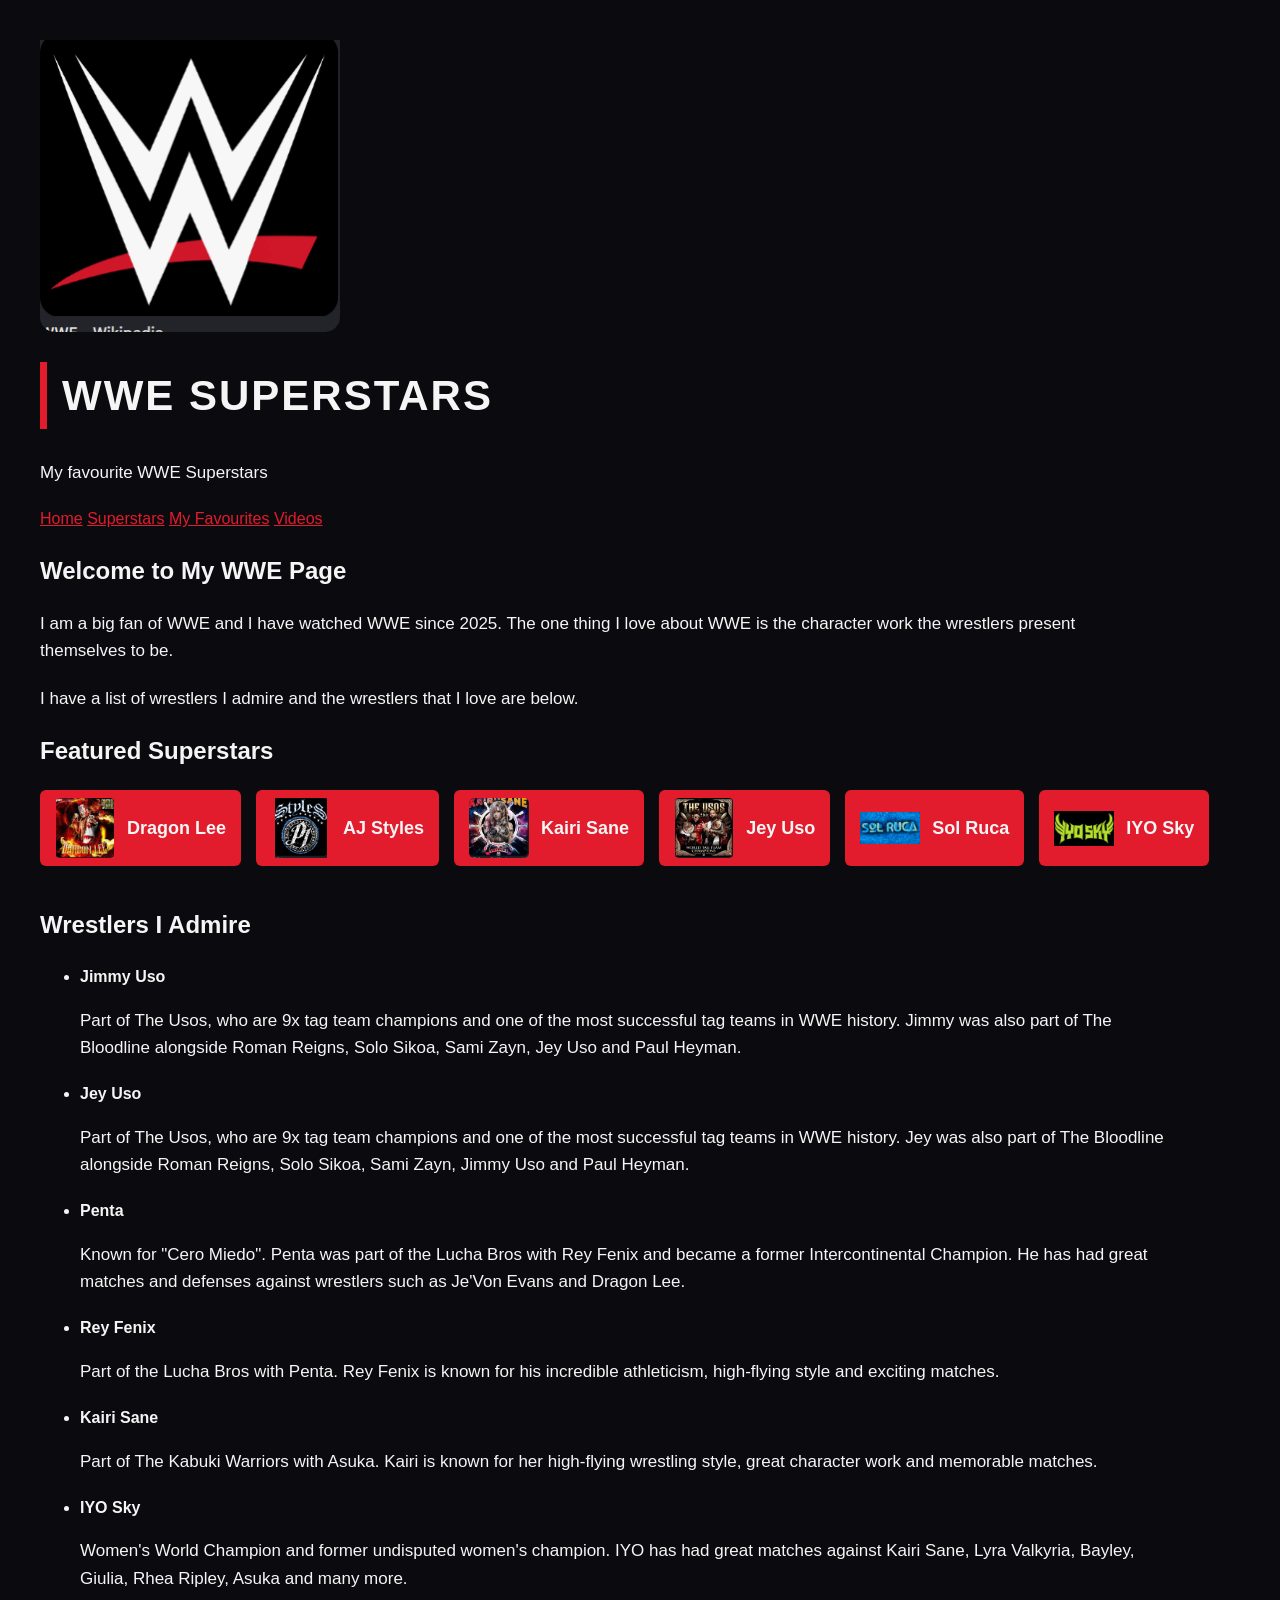
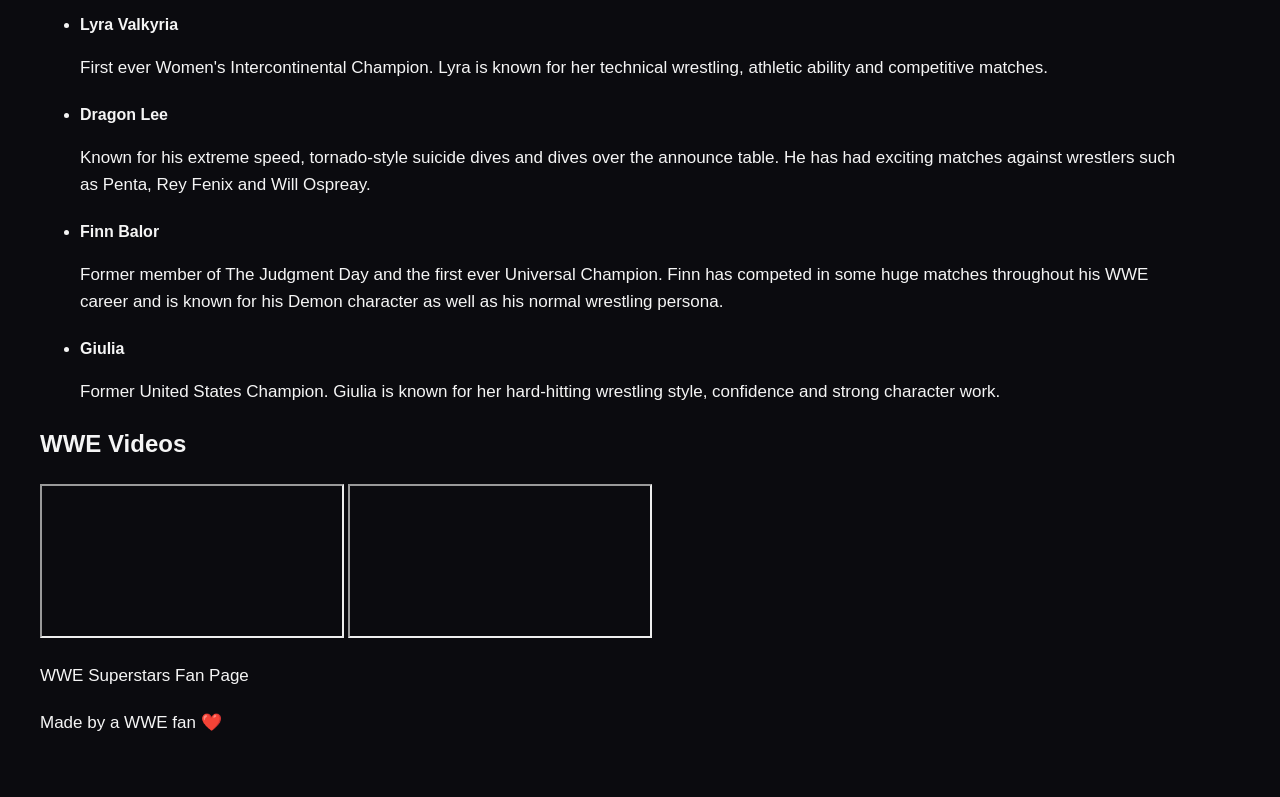
<file: index.html>
<!DOCTYPE html>
<html lang="en">

<head>
    <meta charset="UTF-8">
    <meta name="viewport" content="width=device-width, initial-scale=1.0">

    <title>WWE Superstars</title>

    <link rel="stylesheet" href="styles.css">
</head>

<body>

    <!-- =========================
         HEADER
    ========================== -->

    <header>

        <img
            src="Screenshot 2026-09-30 9.02.30 AM.png"
            alt="WWE Logo"
            class="wwe-logo"
        >

        <h1>WWE Superstars</h1>

        <p class="subtitle">
            My favourite WWE Superstars
        </p>

    </header>


    <!-- =========================
         NAVIGATION
    ========================== -->

    <nav class="main-nav">

        <a href="#home">Home</a>

        <a href="#superstars">Superstars</a>

        <a href="#favourites">My Favourites</a>

        <a href="#videos">Videos</a>

    </nav>


    <main id="home">


        <!-- =========================
             INTRODUCTION
        ========================== -->

        <section class="intro">

            <h2>Welcome to My WWE Page</h2>

            <p>
                I am a big fan of WWE and I have watched WWE since 2025.
                The one thing I love about WWE is the character work the
                wrestlers present themselves to be.
            </p>

            <p>
                I have a list of wrestlers I admire and the wrestlers
                that I love are below.
            </p>

        </section>


        <!-- =========================
             FEATURED SUPERSTARS
        ========================== -->

        <section id="superstars" class="superstars">

            <h2>Featured Superstars</h2>

            <ul class="superstar-list">


                <!-- Dragon Lee -->

                <li>

                    <img
                        src="Screenshot 2026-09-30 9.33.36 AM.png"
                        alt="Dragon Lee"
                        class="superstar-logo"
                    >

                    <a href="DragonLee.html">
                        Dragon Lee
                    </a>

                </li>


                <!-- AJ Styles -->

                <li>

                    <img
                        src="Screenshot 2026-09-30 9.34.34 AM.png"
                        alt="AJ Styles"
                        class="superstar-logo"
                    >

                    <a href="AJStyles.html">
                        AJ Styles
                    </a>

                </li>


                <!-- Kairi Sane -->

                <li>

                    <img
                        src="Screenshot 2026-09-30 9.44.12 AM.png"
                        alt="Kairi Sane"
                        class="superstar-logo"
                    >

                    <a href="KairiSane.html">
                        Kairi Sane
                    </a>

                </li>


                <!-- Jey Uso -->

                <li>

                    <img
                        src="Screenshot 2026-09-30 9.50.26 AM.png"
                        alt="Jey Uso"
                        class="superstar-logo"
                    >

                    <a href="JeyUso.html">
                        Jey Uso
                    </a>

                </li>


                <!-- Sol Ruca -->

                <li>

                    <img
                        src="Screenshot 2026-09-30 9.51.57 AM.png"
                        alt="Sol Ruca"
                        class="superstar-logo"
                    >

                    <a href="SolRuca.html">
                        Sol Ruca
                    </a>

                </li>


                <!-- IYO Sky -->

                <li>

                    <img
                        src="Screenshot 2026-09-30 9.53.23 AM.png"
                        alt="IYO Sky"
                        class="superstar-logo"
                    >

                    <a href="IYOSky.html">
                        IYO Sky
                    </a>

                </li>

            </ul>

        </section>


        <!-- =========================
             WRESTLERS I ADMIRE
        ========================== -->

        <section id="favourites" class="favourites">

            <h2>Wrestlers I Admire</h2>

            <ul class="wrestler-list">


                <!-- Jimmy Uso -->

                <li>

                    <strong>Jimmy Uso</strong>

                    <p>
                        Part of The Usos, who are 9x tag team champions
                        and one of the most successful tag teams in WWE
                        history. Jimmy was also part of The Bloodline
                        alongside Roman Reigns, Solo Sikoa, Sami Zayn,
                        Jey Uso and Paul Heyman.
                    </p>

                </li>


                <!-- Jey Uso -->

                <li>

                    <strong>Jey Uso</strong>

                    <p>
                        Part of The Usos, who are 9x tag team champions
                        and one of the most successful tag teams in WWE
                        history. Jey was also part of The Bloodline
                        alongside Roman Reigns, Solo Sikoa, Sami Zayn,
                        Jimmy Uso and Paul Heyman.
                    </p>

                </li>


                <!-- Penta -->

                <li>

                    <strong>Penta</strong>

                    <p>
                        Known for "Cero Miedo". Penta was part of the
                        Lucha Bros with Rey Fenix and became a former
                        Intercontinental Champion. He has had great
                        matches and defenses against wrestlers such as
                        Je'Von Evans and Dragon Lee.
                    </p>

                </li>


                <!-- Rey Fenix -->

                <li>

                    <strong>Rey Fenix</strong>

                    <p>
                        Part of the Lucha Bros with Penta. Rey Fenix
                        is known for his incredible athleticism,
                        high-flying style and exciting matches.
                    </p>

                </li>


                <!-- Kairi Sane -->

                <li>

                    <strong>Kairi Sane</strong>

                    <p>
                        Part of The Kabuki Warriors with Asuka.
                        Kairi is known for her high-flying wrestling
                        style, great character work and memorable
                        matches.
                    </p>

                </li>


                <!-- IYO Sky -->

                <li>

                    <strong>IYO Sky</strong>

                    <p>
                        Women's World Champion and former undisputed
                        women's champion. IYO has had great matches
                        against Kairi Sane, Lyra Valkyria, Bayley,
                        Giulia, Rhea Ripley, Asuka and many more.
                    </p>

                </li>


                <!-- Lyra Valkyria -->

                <li>

                    <strong>Lyra Valkyria</strong>

                    <p>
                        First ever Women's Intercontinental Champion.
                        Lyra is known for her technical wrestling,
                        athletic ability and competitive matches.
                    </p>

                </li>


                <!-- Dragon Lee -->

                <li>

                    <strong>Dragon Lee</strong>

                    <p>
                        Known for his extreme speed, tornado-style
                        suicide dives and dives over the announce table.
                        He has had exciting matches against wrestlers
                        such as Penta, Rey Fenix and Will Ospreay.
                    </p>

                </li>


                <!-- Finn Balor -->

                <li>

                    <strong>Finn Balor</strong>

                    <p>
                        Former member of The Judgment Day and the first
                        ever Universal Champion. Finn has competed in
                        some huge matches throughout his WWE career and
                        is known for his Demon character as well as his
                        normal wrestling persona.
                    </p>

                </li>


                <!-- Giulia -->

                <li>

                    <strong>Giulia</strong>

                    <p>
                        Former United States Champion. Giulia is known
                        for her hard-hitting wrestling style, confidence
                        and strong character work.
                    </p>

                </li>

            </ul>

        </section>


        <!-- =========================
             WWE VIDEOS
        ========================== -->

        <section id="videos" class="videos">

            <h2>WWE Videos</h2>

            <div class="video-grid">


                <!-- Video 1 -->

                <iframe
                    src="https://www.youtube.com/embed/tqrDvUsayo8"
                    title="WWE Video 1"
                    allow="accelerometer; autoplay; clipboard-write; encrypted-media; gyroscope; picture-in-picture; web-share"
                    referrerpolicy="strict-origin-when-cross-origin"
                    allowfullscreen>
                </iframe>


                <!-- Video 2 -->

                <iframe
                    src="https://www.youtube.com/embed/luhpWElFiF0"
                    title="WWE Video 2"
                    allow="accelerometer; autoplay; clipboard-write; encrypted-media; gyroscope; picture-in-picture; web-share"
                    referrerpolicy="strict-origin-when-cross-origin"
                    allowfullscreen>
                </iframe>

            </div>

        </section>

    </main>


    <!-- =========================
         FOOTER
    ========================== -->

    <footer>

        <p>
            WWE Superstars Fan Page
        </p>

        <p>
            Made by a WWE fan ❤️
        </p>

    </footer>

</body>

</html>
</file>
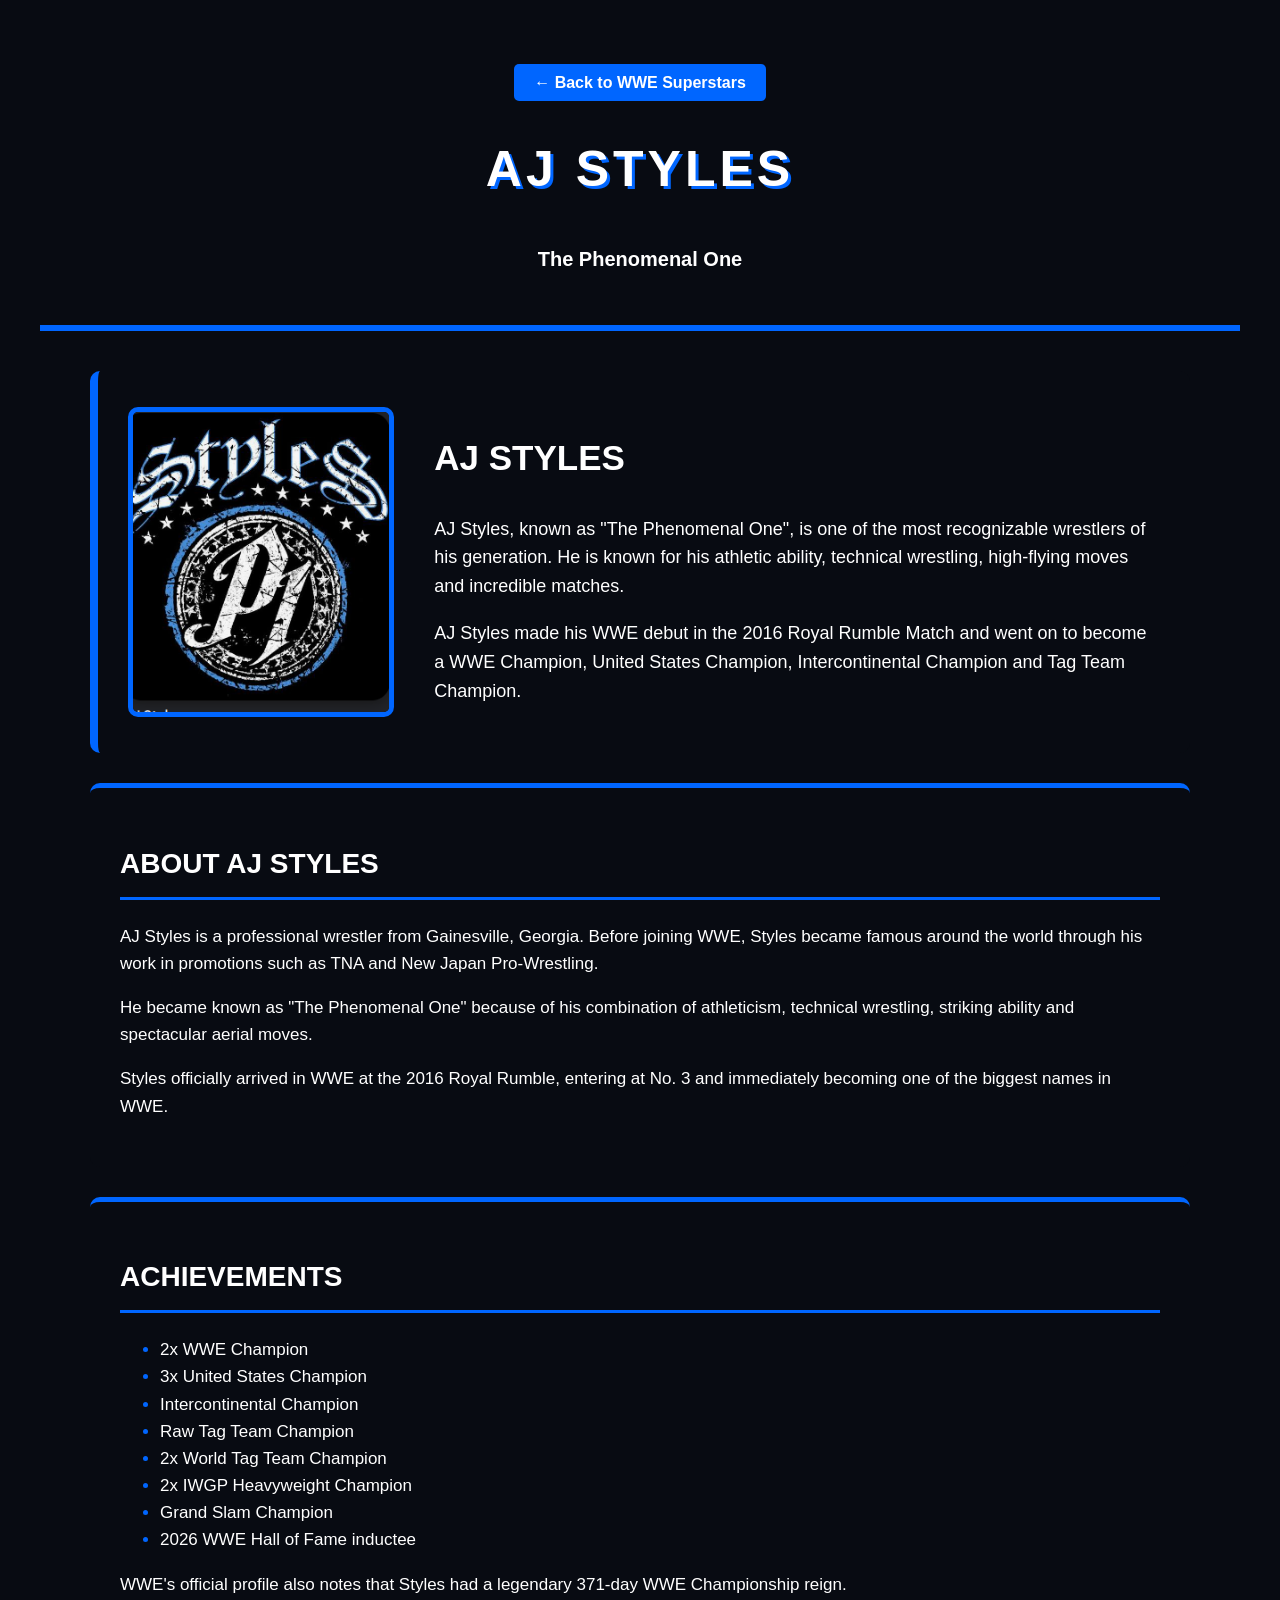
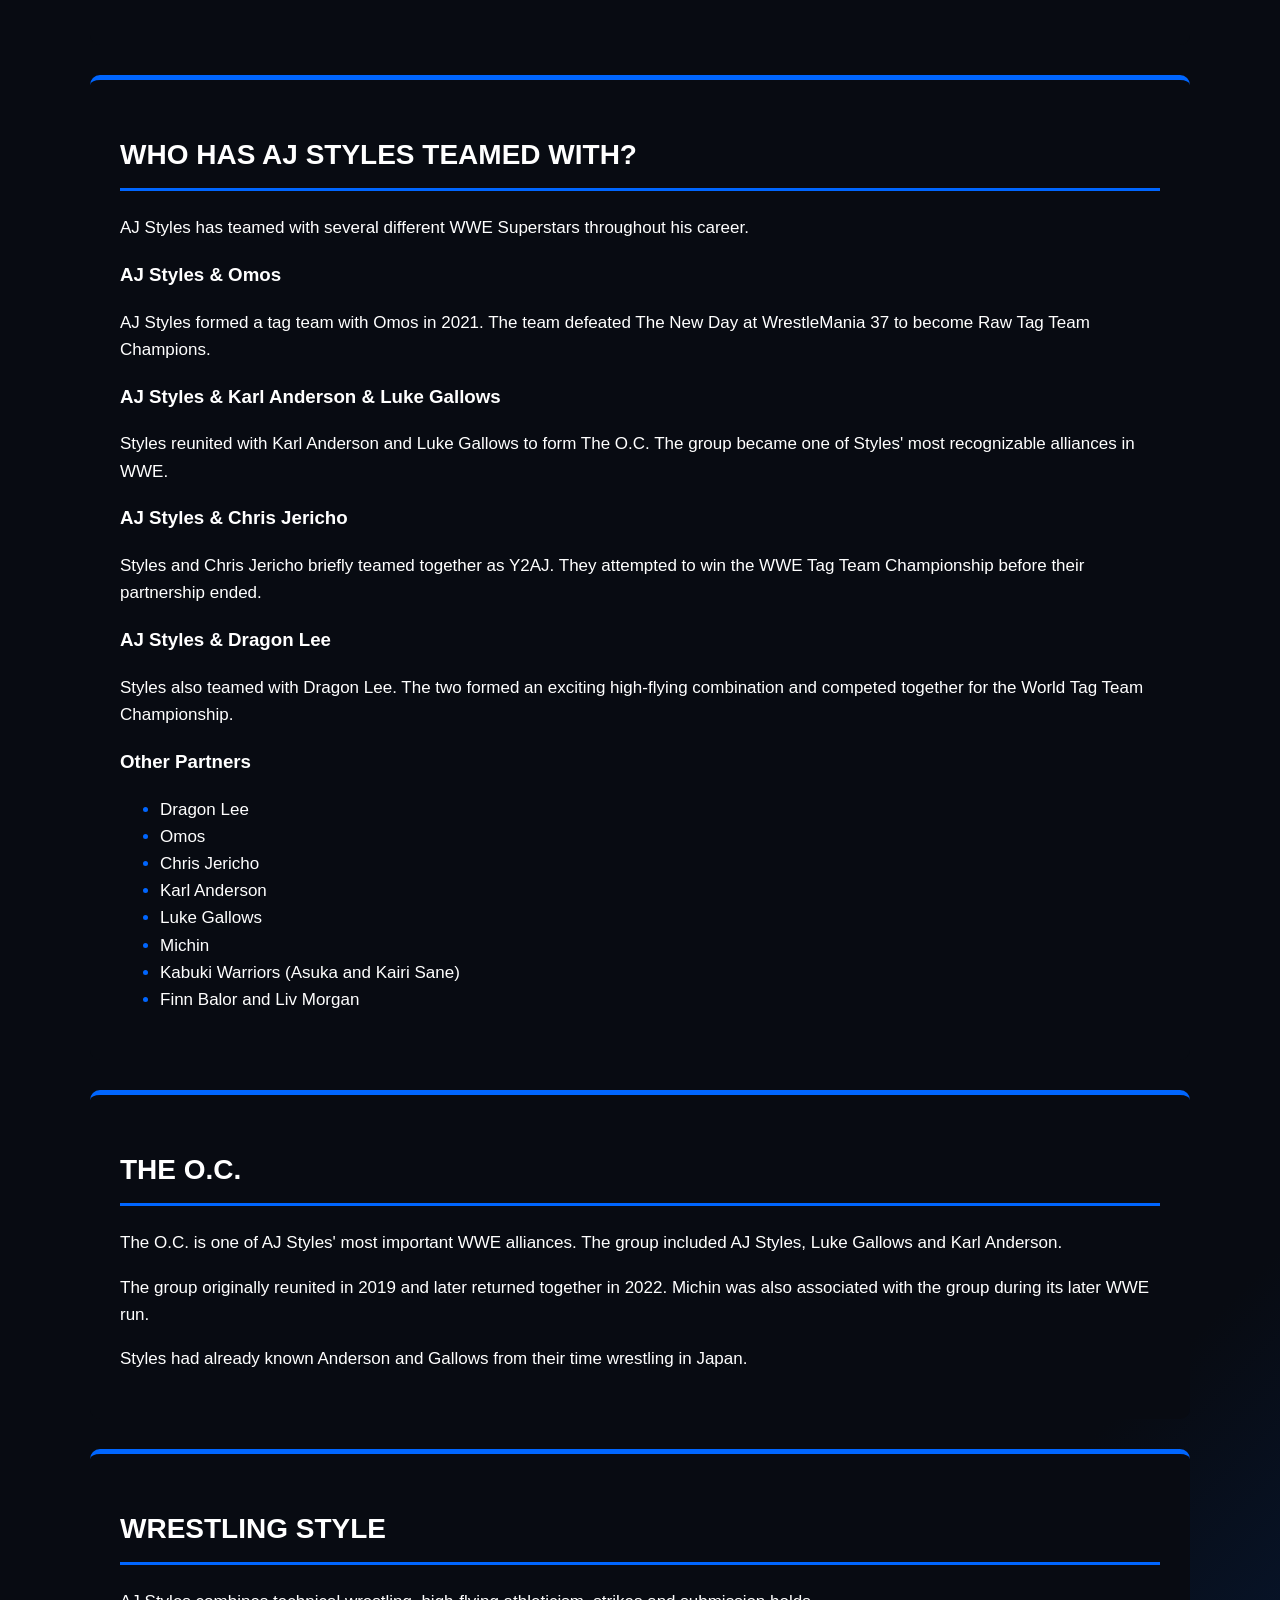
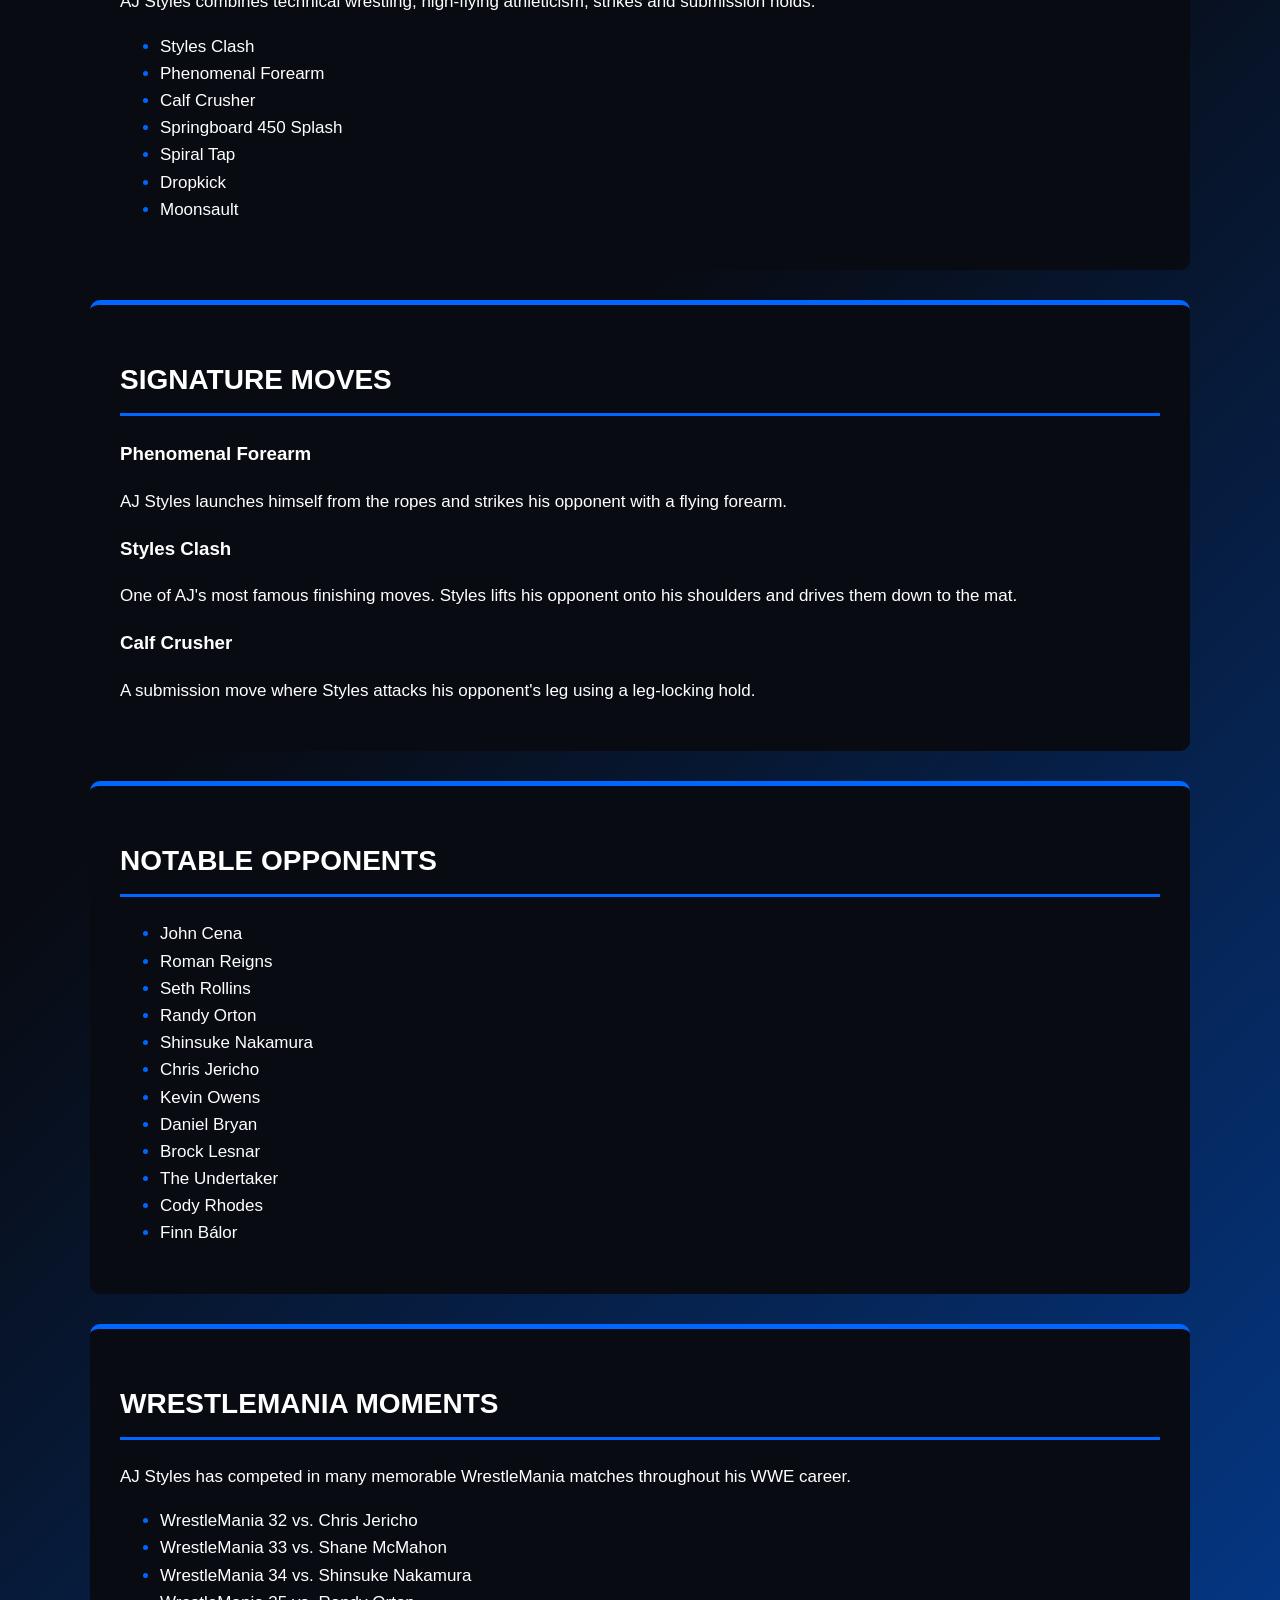
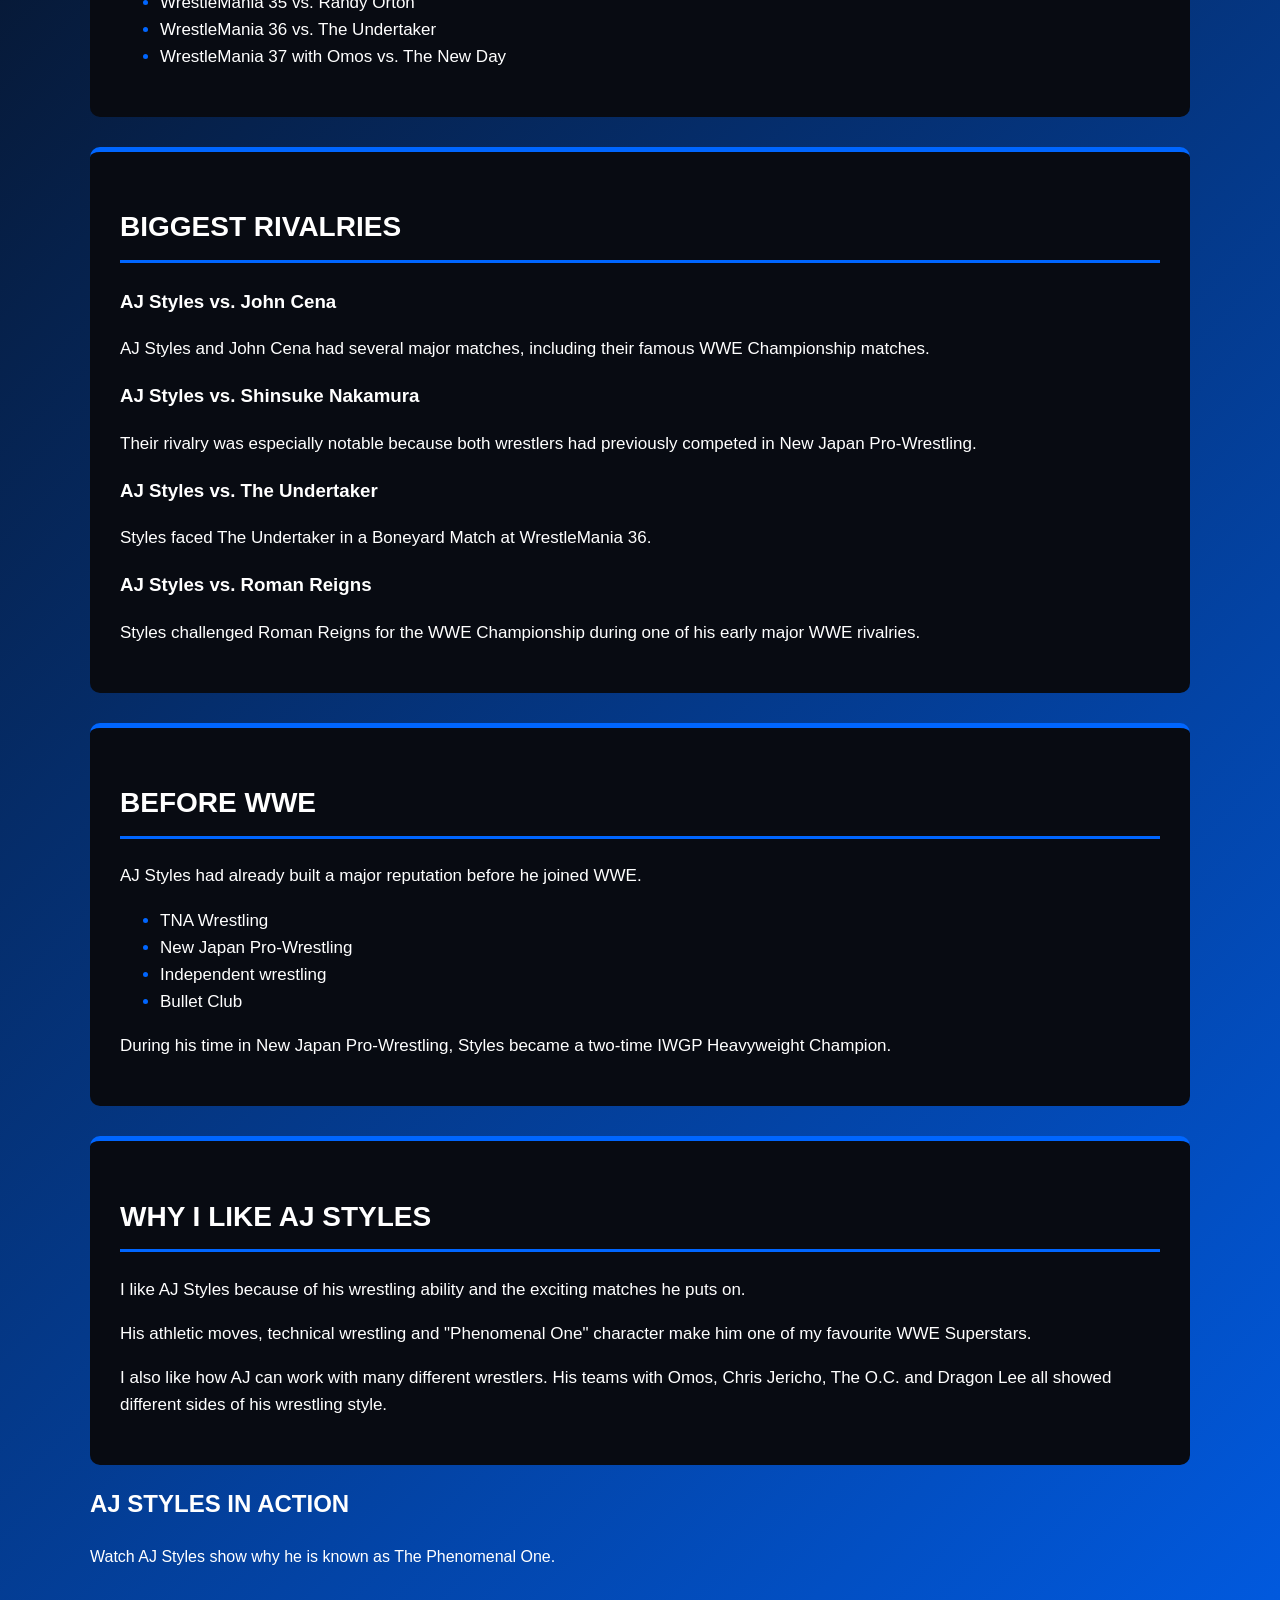
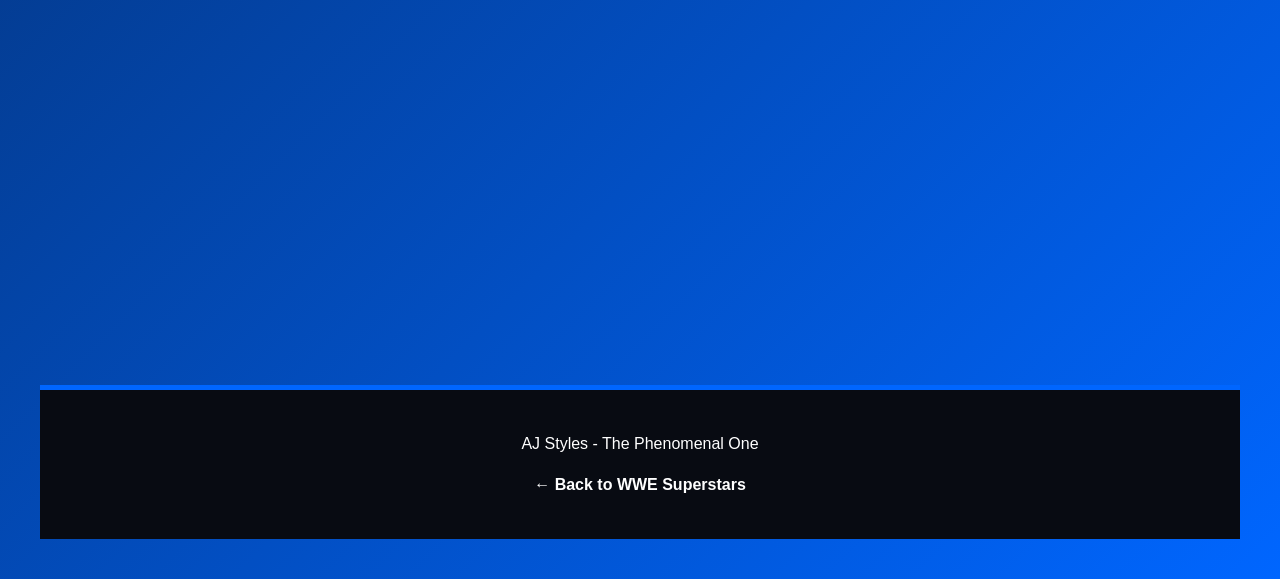
<file: AJStyles.html>
<!DOCTYPE html>
<html>
<head>
    <title>AJ Styles</title>
    <link rel="stylesheet" href="AJStyles.css">
</head>

<body>

    <header>
        <a href="index.html" class="back-button">
            ← Back to WWE Superstars
        </a>

        <h1>AJ STYLES</h1>
        <p class="subtitle">The Phenomenal One</p>
    </header>


    <main>

        <!-- HERO -->

        <section class="hero">

            <img src="Screenshot 2026-09-30 9.34.34 AM.png"
                 alt="AJ Styles"
                 class="aj-image">

            <div class="hero-text">

                <h2>AJ STYLES</h2>

                <p>
                    AJ Styles, known as "The Phenomenal One", is one of the
                    most recognizable wrestlers of his generation. He is known
                    for his athletic ability, technical wrestling, high-flying
                    moves and incredible matches.
                </p>

                <p>
                    AJ Styles made his WWE debut in the 2016 Royal Rumble
                    Match and went on to become a WWE Champion, United States
                    Champion, Intercontinental Champion and Tag Team Champion.
                </p>

            </div>

        </section>


        <!-- ABOUT -->

        <section class="info">

            <h2>ABOUT AJ STYLES</h2>

            <p>
                AJ Styles is a professional wrestler from Gainesville,
                Georgia. Before joining WWE, Styles became famous around the
                world through his work in promotions such as TNA and New
                Japan Pro-Wrestling.
            </p>

            <p>
                He became known as "The Phenomenal One" because of his
                combination of athleticism, technical wrestling, striking
                ability and spectacular aerial moves.
            </p>

            <p>
                Styles officially arrived in WWE at the 2016 Royal Rumble,
                entering at No. 3 and immediately becoming one of the biggest
                names in WWE.
            </p>

        </section>


        <!-- ACHIEVEMENTS -->

        <section class="info">

            <h2>ACHIEVEMENTS</h2>

            <ul>

                <li>
                    2x WWE Champion
                </li>

                <li>
                    3x United States Champion
                </li>

                <li>
                    Intercontinental Champion
                </li>

                <li>
                    Raw Tag Team Champion
                </li>

                <li>
                    2x World Tag Team Champion
                </li>

                <li>
                    2x IWGP Heavyweight Champion
                </li>

                <li>
                    Grand Slam Champion
                </li>

                <li>
                    2026 WWE Hall of Fame inductee
                </li>

            </ul>

            <p>
                WWE's official profile also notes that Styles had a
                legendary 371-day WWE Championship reign.
            </p>

        </section>


        <!-- TEAMS -->

        <section class="info">

            <h2>WHO HAS AJ STYLES TEAMED WITH?</h2>

            <p>
                AJ Styles has teamed with several different WWE Superstars
                throughout his career.
            </p>

            <h3>AJ Styles & Omos</h3>

            <p>
                AJ Styles formed a tag team with Omos in 2021. The team
                defeated The New Day at WrestleMania 37 to become Raw Tag
                Team Champions.
            </p>

            <h3>AJ Styles & Karl Anderson & Luke Gallows</h3>

            <p>
                Styles reunited with Karl Anderson and Luke Gallows to form
                The O.C. The group became one of Styles' most recognizable
                alliances in WWE.
            </p>

            <h3>AJ Styles & Chris Jericho</h3>

            <p>
                Styles and Chris Jericho briefly teamed together as Y2AJ.
                They attempted to win the WWE Tag Team Championship before
                their partnership ended.
            </p>

            <h3>AJ Styles & Dragon Lee</h3>

            <p>
                Styles also teamed with Dragon Lee. The two formed an
                exciting high-flying combination and competed together for
                the World Tag Team Championship.
            </p>

            <h3>Other Partners</h3>

            <ul>
                <li>Dragon Lee</li>
                <li>Omos</li>
                <li>Chris Jericho</li>
                <li>Karl Anderson</li>
                <li>Luke Gallows</li>
                <li>Michin</li>
                <li>Kabuki Warriors (Asuka and Kairi Sane)</li>
                <li>Finn Balor and Liv Morgan</li>
            </ul>

        </section>


        <!-- THE O.C. -->

        <section class="info">

            <h2>THE O.C.</h2>

            <p>
                The O.C. is one of AJ Styles' most important WWE alliances.
                The group included AJ Styles, Luke Gallows and Karl Anderson.
            </p>

            <p>
                The group originally reunited in 2019 and later returned
                together in 2022. Michin was also associated with the group
                during its later WWE run.
            </p>

            <p>
                Styles had already known Anderson and Gallows from their
                time wrestling in Japan.
            </p>

        </section>


        <!-- WRESTLING STYLE -->

        <section class="info">

            <h2>WRESTLING STYLE</h2>

            <p>
                AJ Styles combines technical wrestling, high-flying
                athleticism, strikes and submission holds.
            </p>

            <ul>

                <li>Styles Clash</li>

                <li>Phenomenal Forearm</li>

                <li>Calf Crusher</li>

                <li>Springboard 450 Splash</li>

                <li>Spiral Tap</li>

                <li>Dropkick</li>

                <li>Moonsault</li>

            </ul>

        </section>


        <!-- SIGNATURE MOVES -->

        <section class="info">

            <h2>SIGNATURE MOVES</h2>

            <h3>Phenomenal Forearm</h3>

            <p>
                AJ Styles launches himself from the ropes and strikes his
                opponent with a flying forearm.
            </p>

            <h3>Styles Clash</h3>

            <p>
                One of AJ's most famous finishing moves. Styles lifts his
                opponent onto his shoulders and drives them down to the mat.
            </p>

            <h3>Calf Crusher</h3>

            <p>
                A submission move where Styles attacks his opponent's leg
                using a leg-locking hold.
            </p>

        </section>


        <!-- NOTABLE OPPONENTS -->

        <section class="info">

            <h2>NOTABLE OPPONENTS</h2>

            <ul>

                <li>John Cena</li>

                <li>Roman Reigns</li>

                <li>Seth Rollins</li>

                <li>Randy Orton</li>

                <li>Shinsuke Nakamura</li>

                <li>Chris Jericho</li>

                <li>Kevin Owens</li>

                <li>Daniel Bryan</li>

                <li>Brock Lesnar</li>

                <li>The Undertaker</li>

                <li>Cody Rhodes</li>

                <li>Finn Bálor</li>

            </ul>

        </section>


        <!-- WRESTLEMANIA -->

        <section class="info">

            <h2>WRESTLEMANIA MOMENTS</h2>

            <p>
                AJ Styles has competed in many memorable WrestleMania
                matches throughout his WWE career.
            </p>

            <ul>

                <li>
                    WrestleMania 32 vs. Chris Jericho
                </li>

                <li>
                    WrestleMania 33 vs. Shane McMahon
                </li>

                <li>
                    WrestleMania 34 vs. Shinsuke Nakamura
                </li>

                <li>
                    WrestleMania 35 vs. Randy Orton
                </li>

                <li>
                    WrestleMania 36 vs. The Undertaker
                </li>

                <li>
                    WrestleMania 37 with Omos vs. The New Day
                </li>

            </ul>

        </section>


        <!-- BIGGEST RIVALRIES -->

        <section class="info">

            <h2>BIGGEST RIVALRIES</h2>

            <h3>AJ Styles vs. John Cena</h3>

            <p>
                AJ Styles and John Cena had several major matches, including
                their famous WWE Championship matches.
            </p>

            <h3>AJ Styles vs. Shinsuke Nakamura</h3>

            <p>
                Their rivalry was especially notable because both wrestlers
                had previously competed in New Japan Pro-Wrestling.
            </p>

            <h3>AJ Styles vs. The Undertaker</h3>

            <p>
                Styles faced The Undertaker in a Boneyard Match at
                WrestleMania 36.
            </p>

            <h3>AJ Styles vs. Roman Reigns</h3>

            <p>
                Styles challenged Roman Reigns for the WWE Championship
                during one of his early major WWE rivalries.
            </p>

        </section>


        <!-- CAREER OUTSIDE WWE -->

        <section class="info">

            <h2>BEFORE WWE</h2>

            <p>
                AJ Styles had already built a major reputation before he
                joined WWE.
            </p>

            <ul>

                <li>
                    TNA Wrestling
                </li>

                <li>
                    New Japan Pro-Wrestling
                </li>

                <li>
                    Independent wrestling
                </li>

                <li>
                    Bullet Club
                </li>

            </ul>

            <p>
                During his time in New Japan Pro-Wrestling, Styles became a
                two-time IWGP Heavyweight Champion.
            </p>

        </section>


        <!-- WHY I LIKE HIM -->

        <section class="info">

            <h2>WHY I LIKE AJ STYLES</h2>

            <p>
                I like AJ Styles because of his wrestling ability and the
                exciting matches he puts on.
            </p>

            <p>
                His athletic moves, technical wrestling and "Phenomenal One"
                character make him one of my favourite WWE Superstars.
            </p>

            <p>
                I also like how AJ can work with many different wrestlers.
                His teams with Omos, Chris Jericho, The O.C. and Dragon Lee
                all showed different sides of his wrestling style.
            </p>

        </section>


        <!-- VIDEO -->

        <section class="video">

            <h2>AJ STYLES IN ACTION</h2>

            <p>
                Watch AJ Styles show why he is known as The Phenomenal One.
            </p>

            <!-- Put your YouTube embed here if you have one -->
             <iframe data-testid="embed-iframe" style="border-radius:12px" src="https://open.spotify.com/embed/track/5oyzM1flekCV2VKMcjnBIt?utm_source=generator&si=407b30908a14411e" width="100%" height="352" frameBorder="0" allowfullscreen="" allow="autoplay; clipboard-write; encrypted-media; fullscreen; picture-in-picture" loading="lazy"></iframe>

        </section>

    </main>


    <footer>

        <p>
            AJ Styles - The Phenomenal One
        </p>

        <p>
            <a href="index.html">
                ← Back to WWE Superstars
            </a>
        </p>

    </footer>

</body>
</html>
</file>
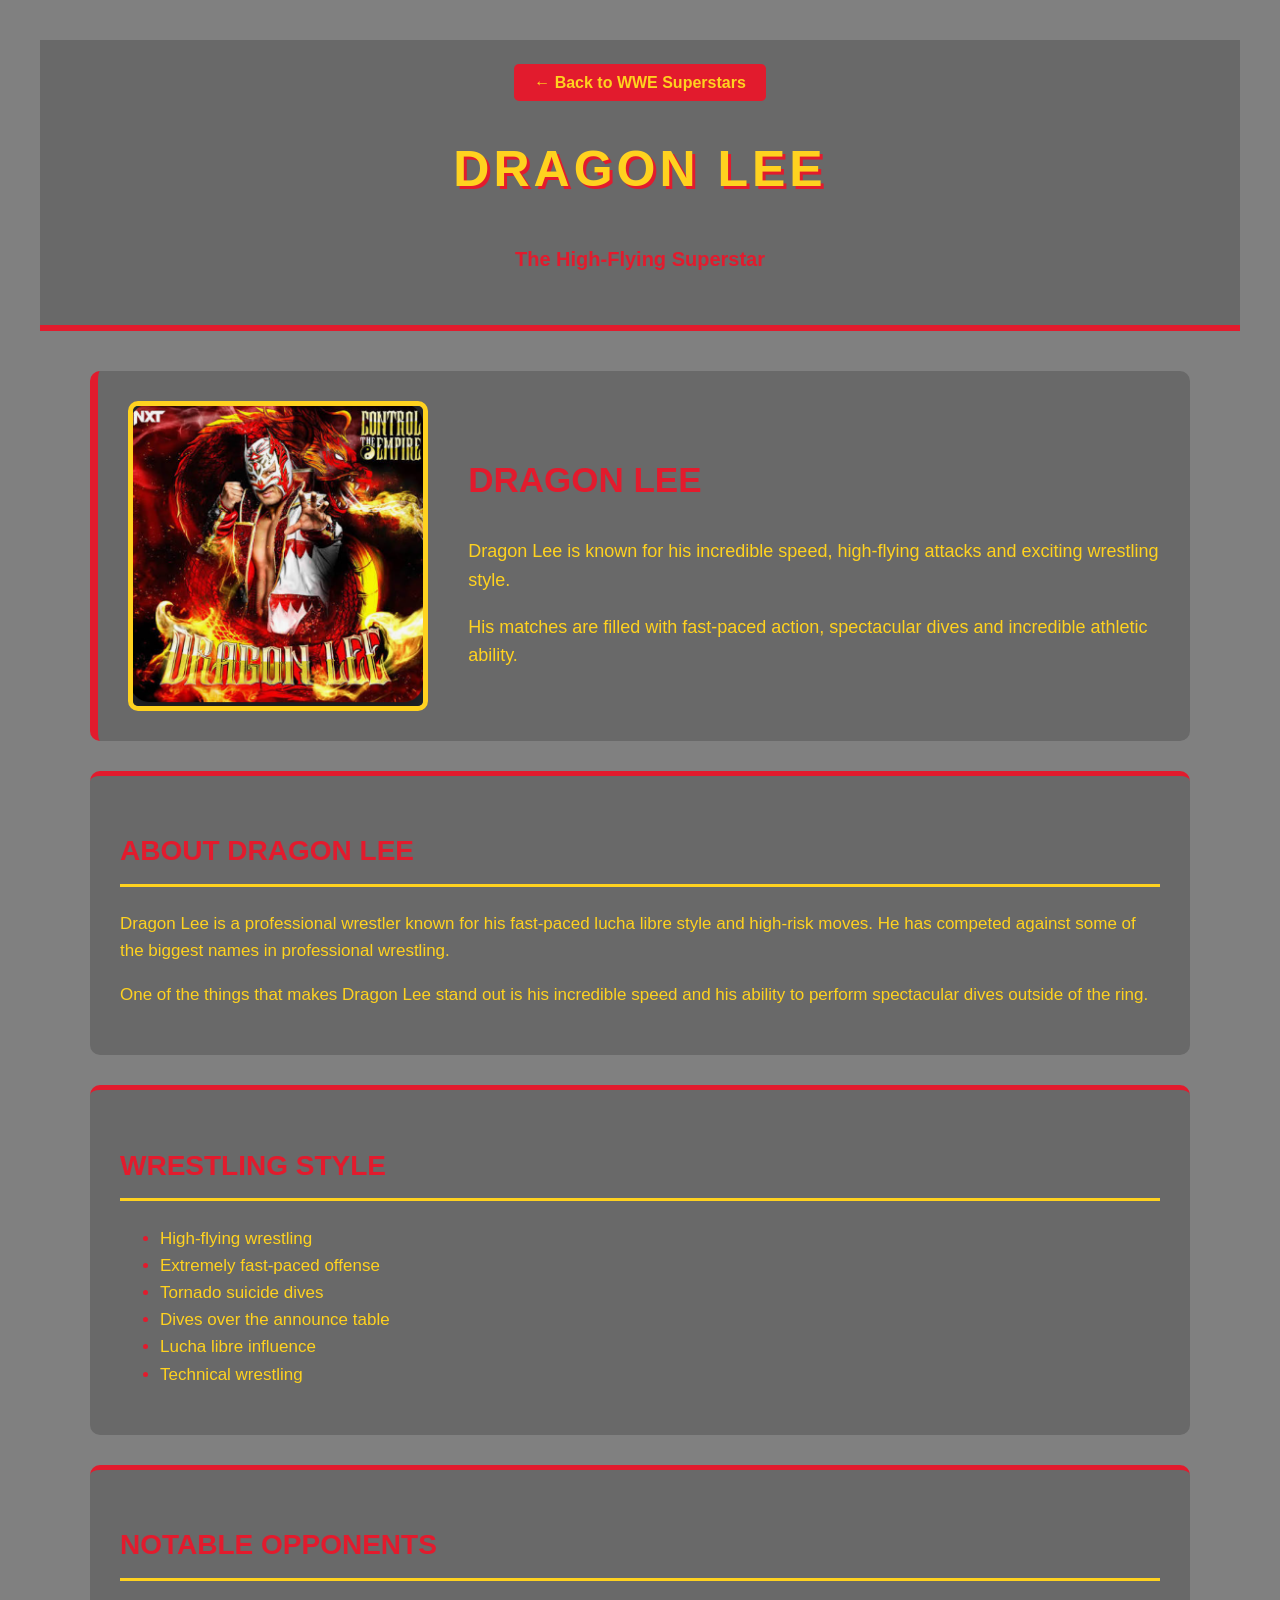
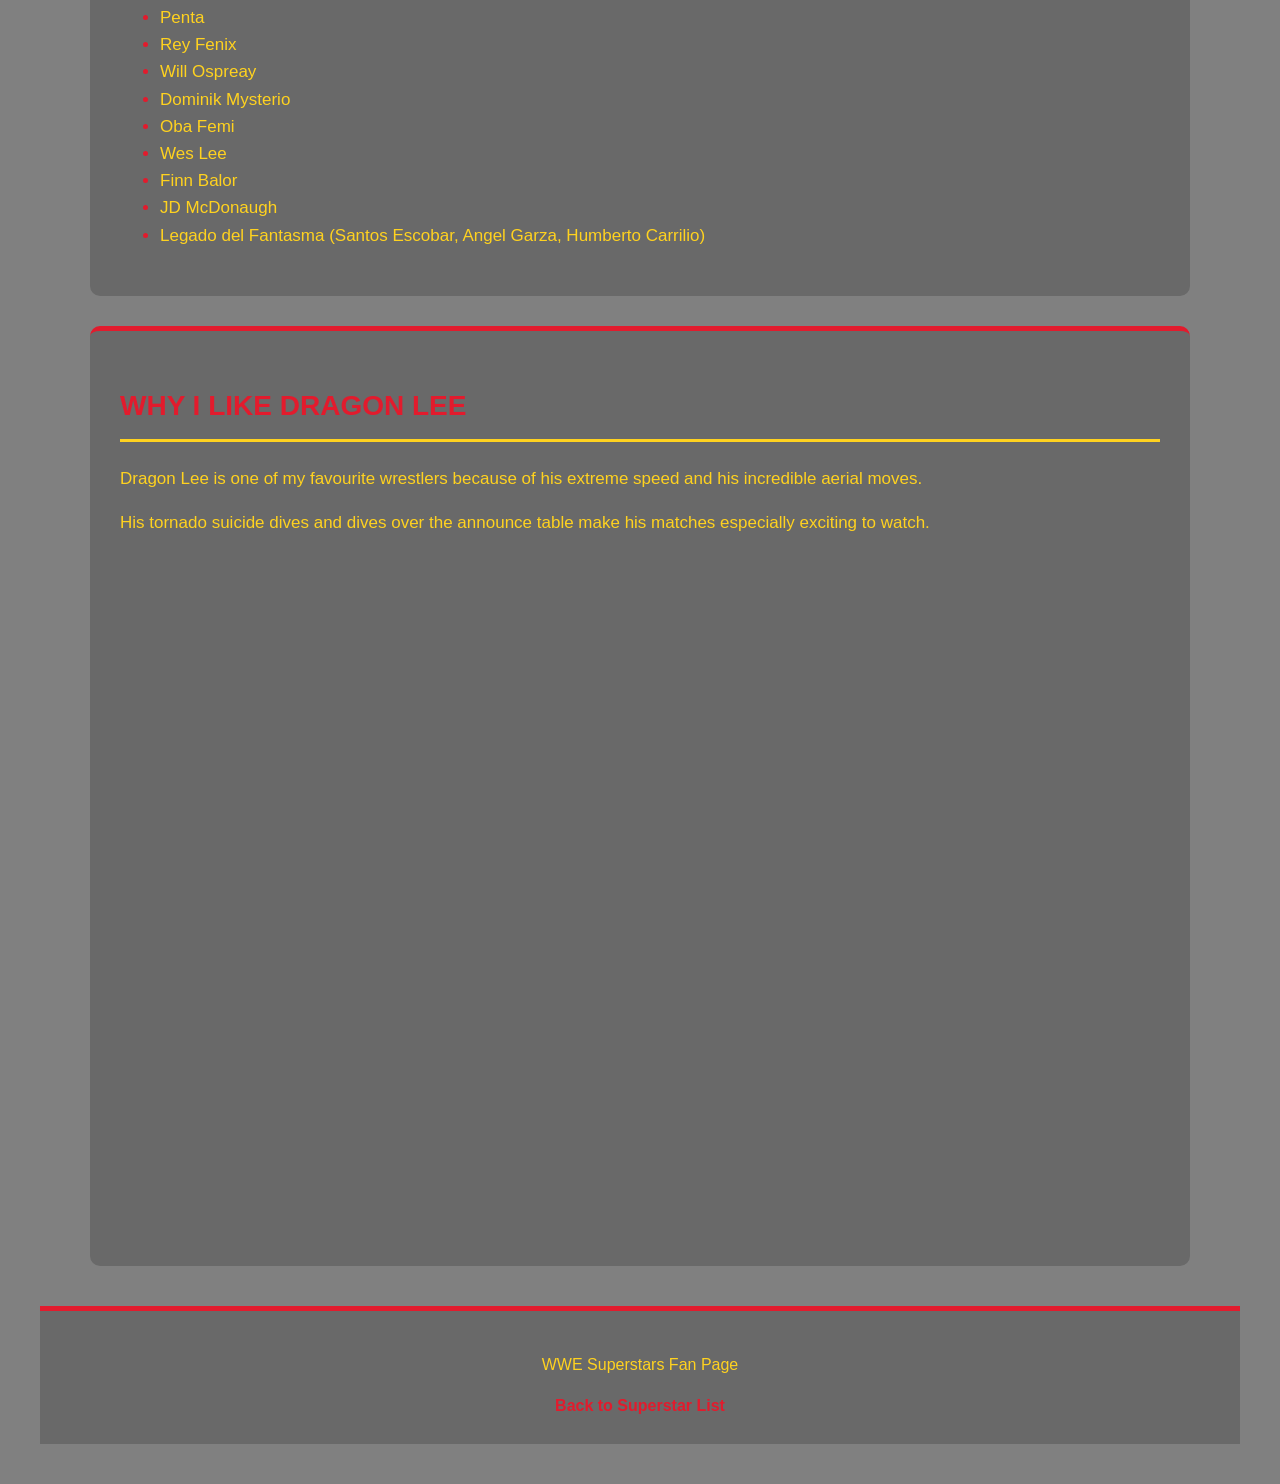
<file: DragonLee.html>
<!DOCTYPE html>
<html lang="en">

<head>
    <meta charset="UTF-8">
    <meta name="viewport" content="width=device-width, initial-scale=1.0">

    <title>Dragon Lee - WWE Superstar</title>

    <link rel="stylesheet" href="DragonLee.css">
</head>

<body>

    <!-- Header -->
    <header>

        <a href="index.html" class="back-button">
            ← Back to WWE Superstars
        </a>

        <h1>DRAGON LEE</h1>

        <p class="subtitle">
            The High-Flying Superstar
        </p>

    </header>


    <!-- Main Dragon Lee Image -->
    <main>

        <section class="hero">

            <img 
                src="Screenshot 2026-09-30 9.33.36 AM.png"
                alt="Dragon Lee"
                class="dragon-image"
            >

            <div class="hero-text">

                <h2>DRAGON LEE</h2>

                <p>
                    Dragon Lee is known for his incredible speed,
                    high-flying attacks and exciting wrestling style.
                </p>

                <p>
                    His matches are filled with fast-paced action,
                    spectacular dives and incredible athletic ability.
                </p>

            </div>

        </section>


        <!-- About -->
        <section class="info">

            <h2>ABOUT DRAGON LEE</h2>

            <p>
                Dragon Lee is a professional wrestler known for his
                fast-paced lucha libre style and high-risk moves.
                He has competed against some of the biggest names
                in professional wrestling.
            </p>

            <p>
                One of the things that makes Dragon Lee stand out
                is his incredible speed and his ability to perform
                spectacular dives outside of the ring.
            </p>

        </section>


        <!-- Wrestling Style -->
        <section class="info">

            <h2>WRESTLING STYLE</h2>

            <ul>
                <li>High-flying wrestling</li>
                <li>Extremely fast-paced offense</li>
                <li>Tornado suicide dives</li>
                <li>Dives over the announce table</li>
                <li>Lucha libre influence</li>
                <li>Technical wrestling</li>
            </ul>

        </section>


        <!-- Notable Matches -->
        <section class="info">

            <h2>NOTABLE OPPONENTS</h2>

            <ul>
                <li>Penta</li>
                <li>Rey Fenix</li>
                <li>Will Ospreay</li>
                <li>Dominik Mysterio</li>
                <li>Oba Femi</li>
                <li>Wes Lee</li>
                <li>Finn Balor</li>
                <li>JD McDonaugh</li>
                <li>Legado del Fantasma (Santos Escobar, Angel Garza, Humberto Carrilio)</li>
            </ul>

        </section>


        <!-- Favourite Things -->
        <section class="info">

            <h2>WHY I LIKE DRAGON LEE</h2>

            <p>
                Dragon Lee is one of my favourite wrestlers because
                of his extreme speed and his incredible aerial moves.
            </p>

            <p>
                His tornado suicide dives and dives over the announce
                table make his matches especially exciting to watch.
            </p>

            <iframe data-testid="embed-iframe" style="border-radius:12px" src="https://open.spotify.com/embed/track/0FM6PNU4fUKijmfhsVE6nX?utm_source=generator&si=161fbd2d10074839" width="100%" height="352" frameBorder="0" allowfullscreen="" allow="autoplay; clipboard-write; encrypted-media; fullscreen; picture-in-picture" loading="lazy"></iframe>
           <iframe
    width="560"
    height="315"
    src="https://www.youtube.com/embed/izfTghLDWvM"
    title="Dragon Lee YouTube video"
    frameborder="0"
    allow="accelerometer; autoplay; clipboard-write; encrypted-media; gyroscope; picture-in-picture; web-share"
    referrerpolicy="strict-origin-when-cross-origin"
    allowfullscreen>
</iframe>
        </section>

    </main>


    <!-- Footer -->
    <footer>

        <p>
            WWE Superstars Fan Page
        </p>

        <a href="index.html">
            Back to Superstar List
        </a>

    </footer>

</body>

</html>
</file>
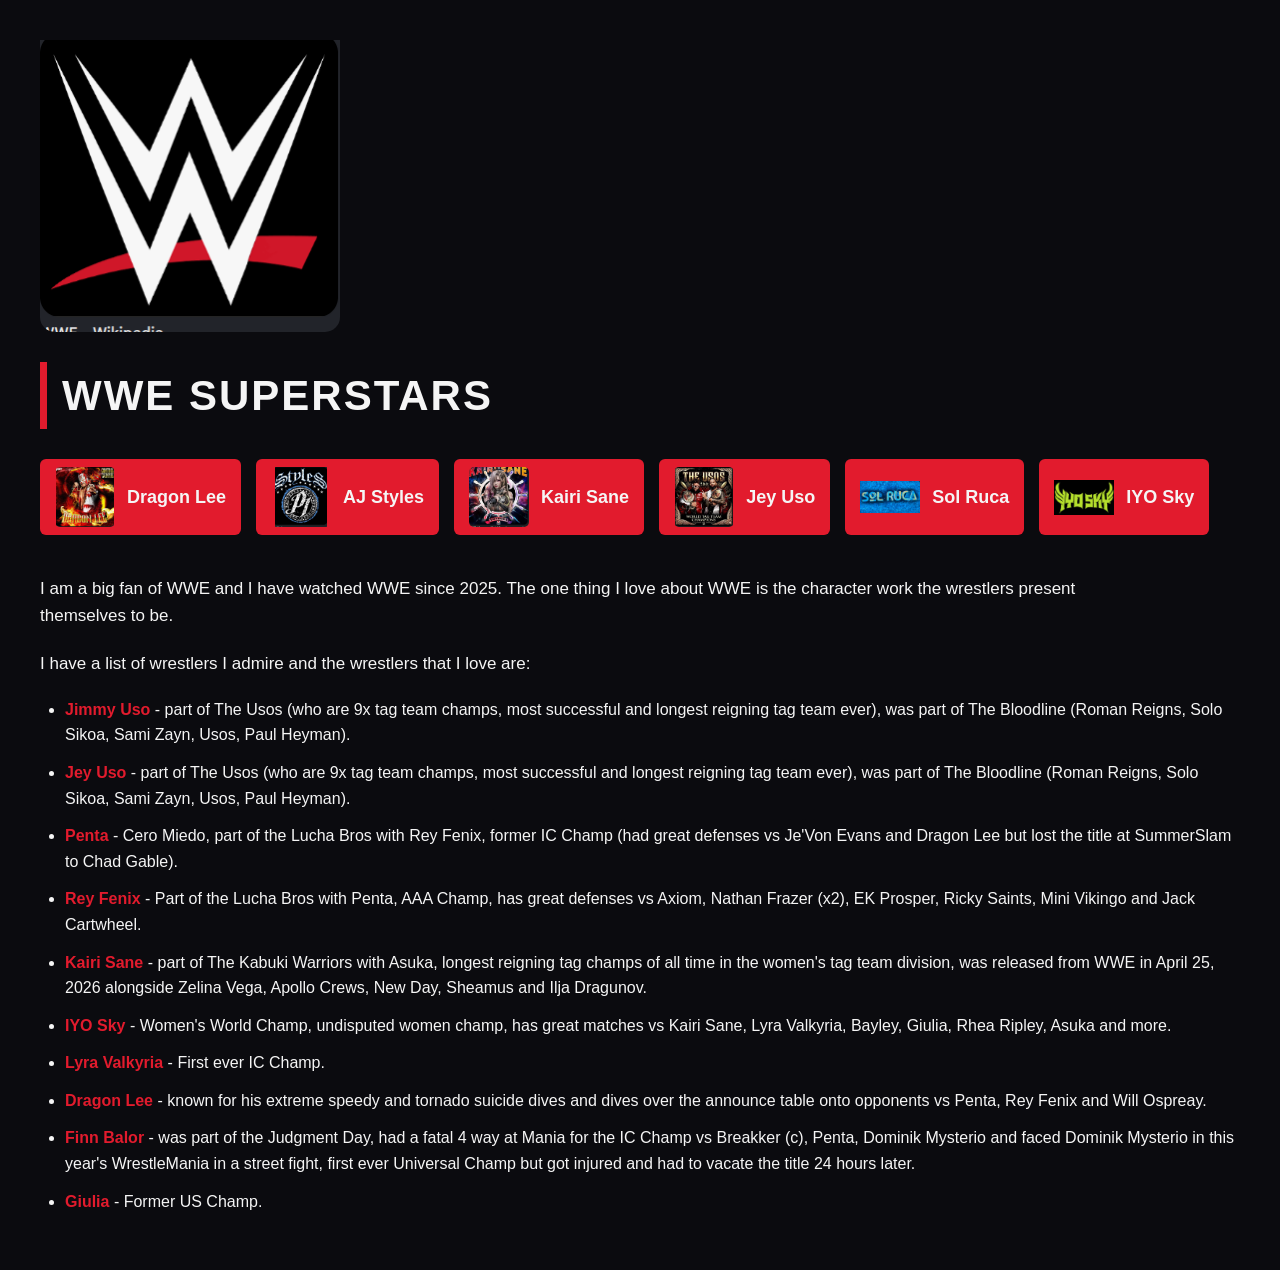
<file: home.html>
<!DOCTYPE html>
<html lang="en">
<head>
    <meta charset="UTF-8">
    <meta name="viewport" content="width=device-width, initial-scale=1.0">

    <title>WWE Superstars</title>

    <link rel="stylesheet" href="styles.css">
</head>

<body>

    <!-- WWE Logo -->
    <img 
        src="Screenshot 2026-09-30 9.02.30 AM.png" 
        alt="WWE Logo"
        class="wwe-logo"
    >

    <!-- Page Title -->
    <h1>WWE Superstars</h1>


    <!-- Superstar Navigation -->
    <ul class="superstar-list">

        <li>
            <img 
                src="Screenshot 2026-09-30 9.33.36 AM.png"
                alt="Dragon Lee"
                class="superstar-logo"
            >

            <a href="DragonLee.html">
                Dragon Lee
            </a>
        </li>


        <li>
            <img 
                src="Screenshot 2026-09-30 9.34.34 AM.png"
                alt="AJ Styles"
                class="superstar-logo"
            >

            <a href="AJStyles.html">
                AJ Styles
            </a>
        </li>


        <li>
             <img 
                src="Screenshot 2026-09-30 9.44.12 AM.png"
                alt="Kairi Sane"
                class="superstar-logo"
            >
            <a href="KairiSane.html">
                Kairi Sane
            </a>
        </li>


        <li>
             <img 
                src="Screenshot 2026-09-30 9.50.26 AM.png"
                alt="Jey Uso"
                class="superstar-logo"
            >
            <a href="JeyUso.html">
                Jey Uso
            </a>
        </li>


        <li>
            <img 
            src="Screenshot 2026-09-30 9.51.57 AM.png"
            alt="Sol Ruca"
            class="superstar-logo"

            >
            <a href="SolRuca.html">
                Sol Ruca
            </a>
        </li>


        <li>
            <img 
            src="Screenshot 2026-09-30 9.53.23 AM.png"
            alt="IYO Sky"
            class="superstar-logo"

            >
            <a href="IYOSky.html">
                IYO Sky
            </a>
        </li>

    </ul>


    <!-- Introduction -->
    <p>
        I am a big fan of WWE and I have watched WWE since 2025.
        The one thing I love about WWE is the character work the
        wrestlers present themselves to be.
    </p>

    <p>
        I have a list of wrestlers I admire and the wrestlers that
        I love are:
    </p>


    <!-- Wrestlers I Admire -->
    <ul>

        <li>
            <strong>Jimmy Uso</strong> - part of The Usos
            (who are 9x tag team champs, most successful and longest
            reigning tag team ever), was part of The Bloodline
            (Roman Reigns, Solo Sikoa, Sami Zayn, Usos, Paul Heyman).
        </li>


        <li>
            <strong>Jey Uso</strong> - part of The Usos
            (who are 9x tag team champs, most successful and longest
            reigning tag team ever), was part of The Bloodline
            (Roman Reigns, Solo Sikoa, Sami Zayn, Usos, Paul Heyman).
        </li>


        <li>
            <strong>Penta</strong> - Cero Miedo, part of the Lucha Bros
            with Rey Fenix, former IC Champ (had great defenses vs
            Je'Von Evans and Dragon Lee but lost the title at SummerSlam
            to Chad Gable).
        </li>


        <li>
            <strong>Rey Fenix</strong> - Part of the Lucha Bros with
            Penta, AAA Champ, has great defenses vs Axiom, Nathan Frazer
            (x2), EK Prosper, Ricky Saints, Mini Vikingo and Jack Cartwheel.
        </li>


        <li>
            <strong>Kairi Sane</strong> - part of The Kabuki Warriors
            with Asuka, longest reigning tag champs of all time in the
            women's tag team division, was released from WWE in April 25,
            2026 alongside Zelina Vega, Apollo Crews, New Day, Sheamus
            and Ilja Dragunov.
        </li>


        <li>
            <strong>IYO Sky</strong> - Women's World Champ,
            undisputed women champ, has great matches vs Kairi Sane,
            Lyra Valkyria, Bayley, Giulia, Rhea Ripley, Asuka and more.
        </li>


        <li>
            <strong>Lyra Valkyria</strong> - First ever IC Champ.
        </li>


        <li>
            <strong>Dragon Lee</strong> - known for his extreme speedy
            and tornado suicide dives and dives over the announce table
            onto opponents vs Penta, Rey Fenix and Will Ospreay.
        </li>


        <li>
            <strong>Finn Balor</strong> - was part of the Judgment Day,
            had a fatal 4 way at Mania for the IC Champ vs Breakker (c),
            Penta, Dominik Mysterio and faced Dominik Mysterio in this
            year's WrestleMania in a street fight, first ever Universal
            Champ but got injured and had to vacate the title 24 hours later.
        </li>


        <li>
            <strong>Giulia</strong> - Former US Champ.
        </li>

    </ul>

</body>
</html>
</file>
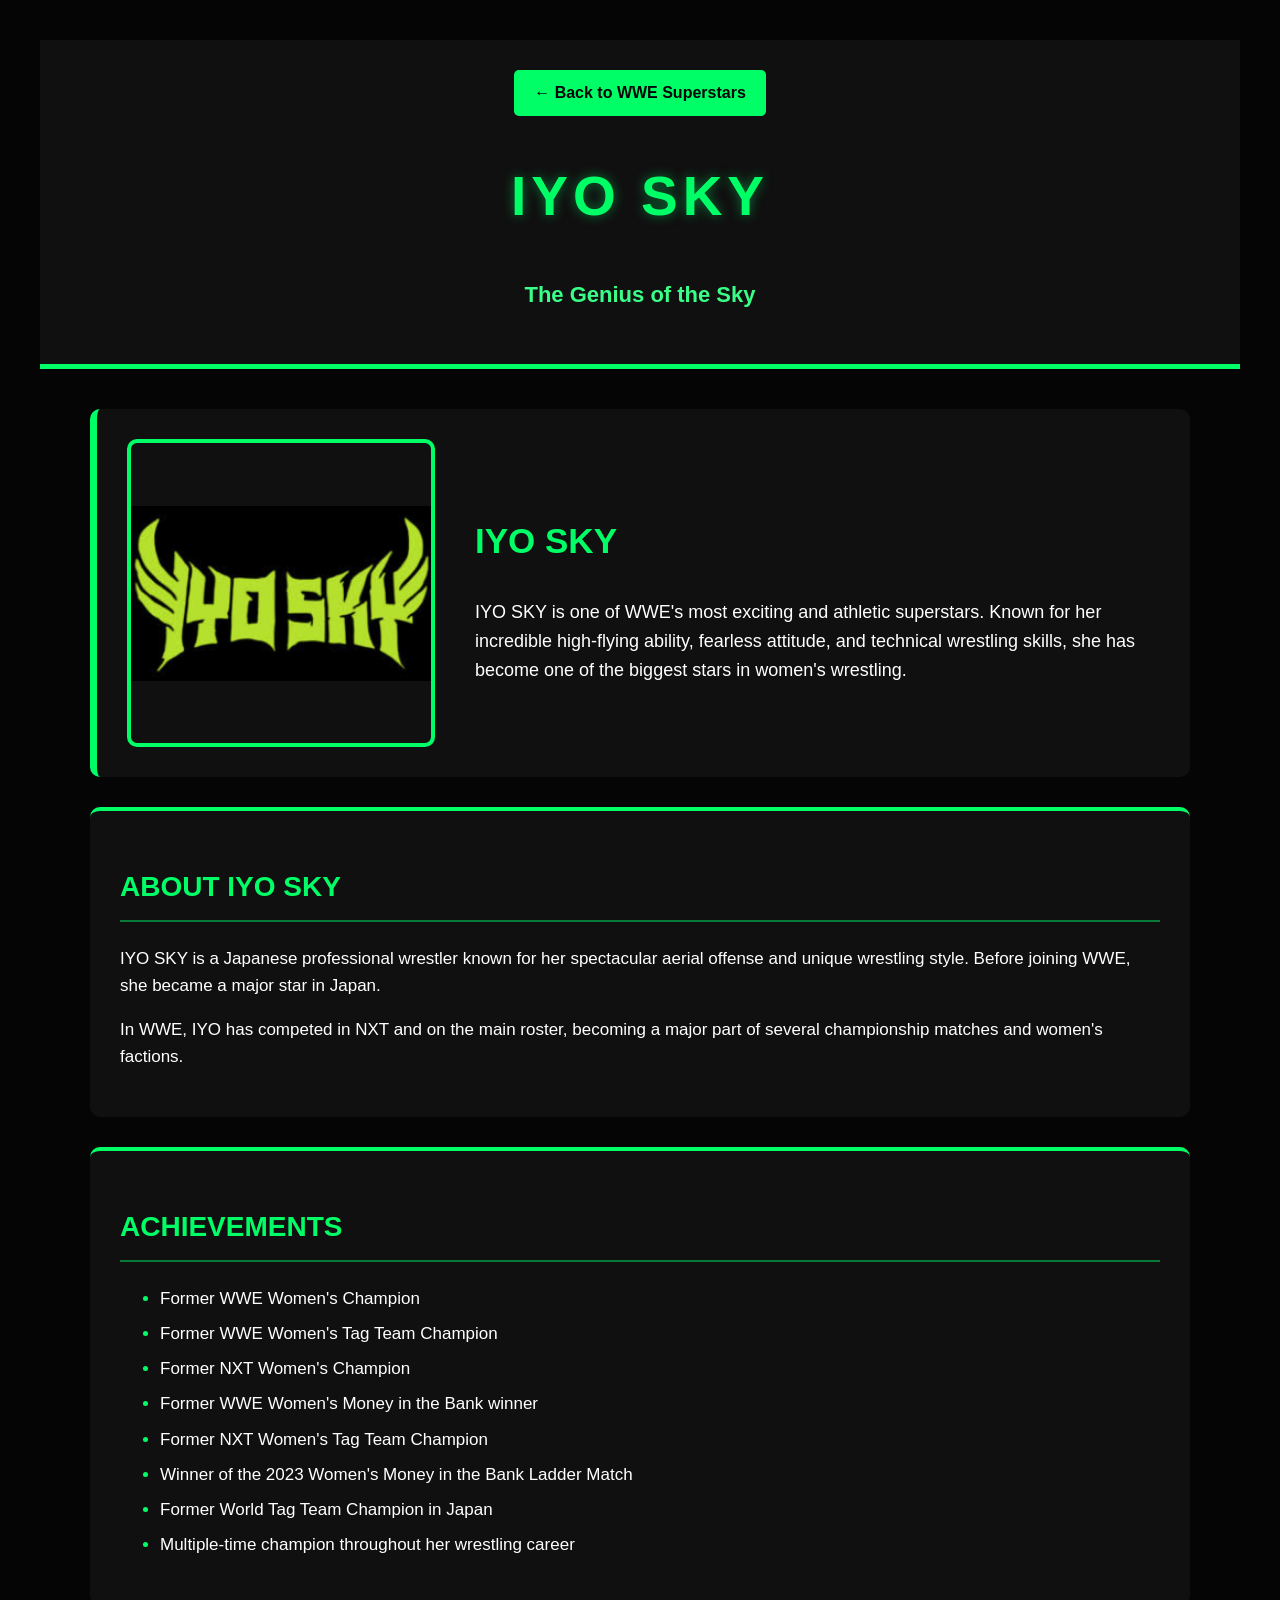
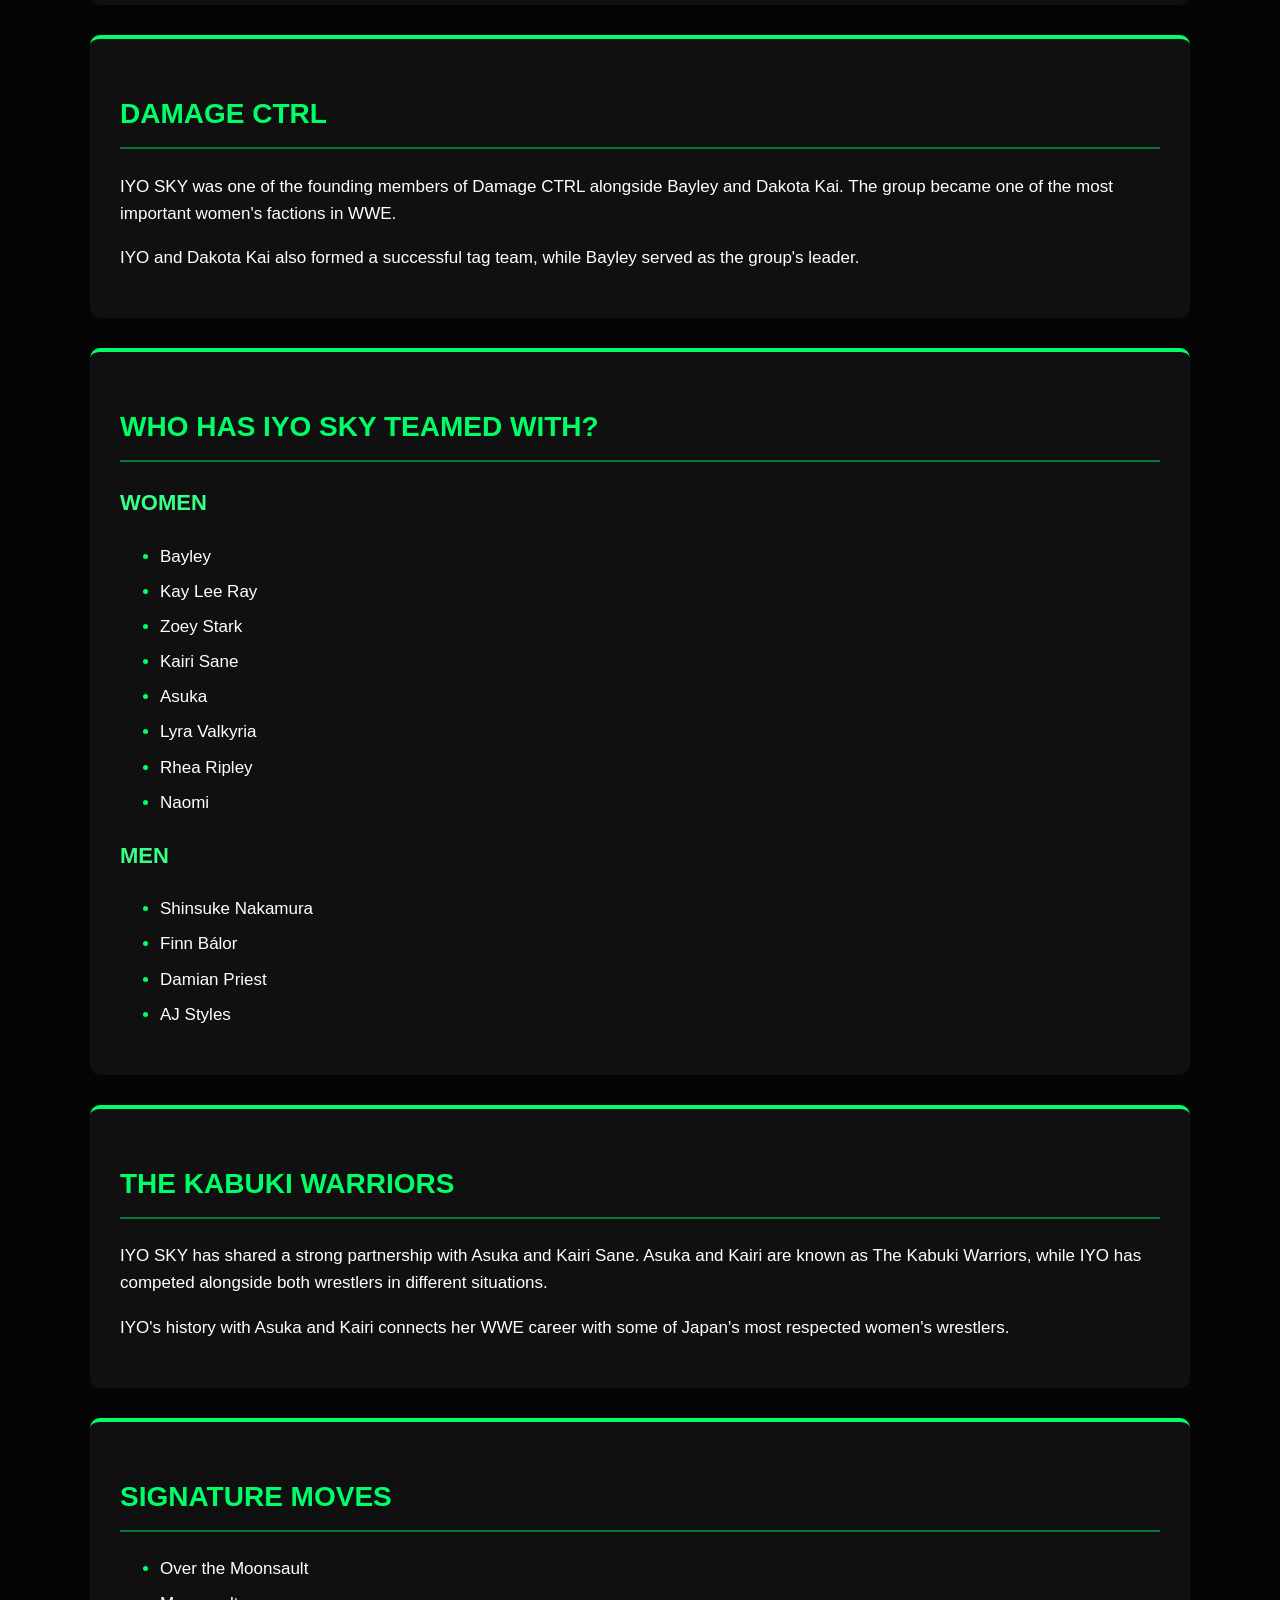
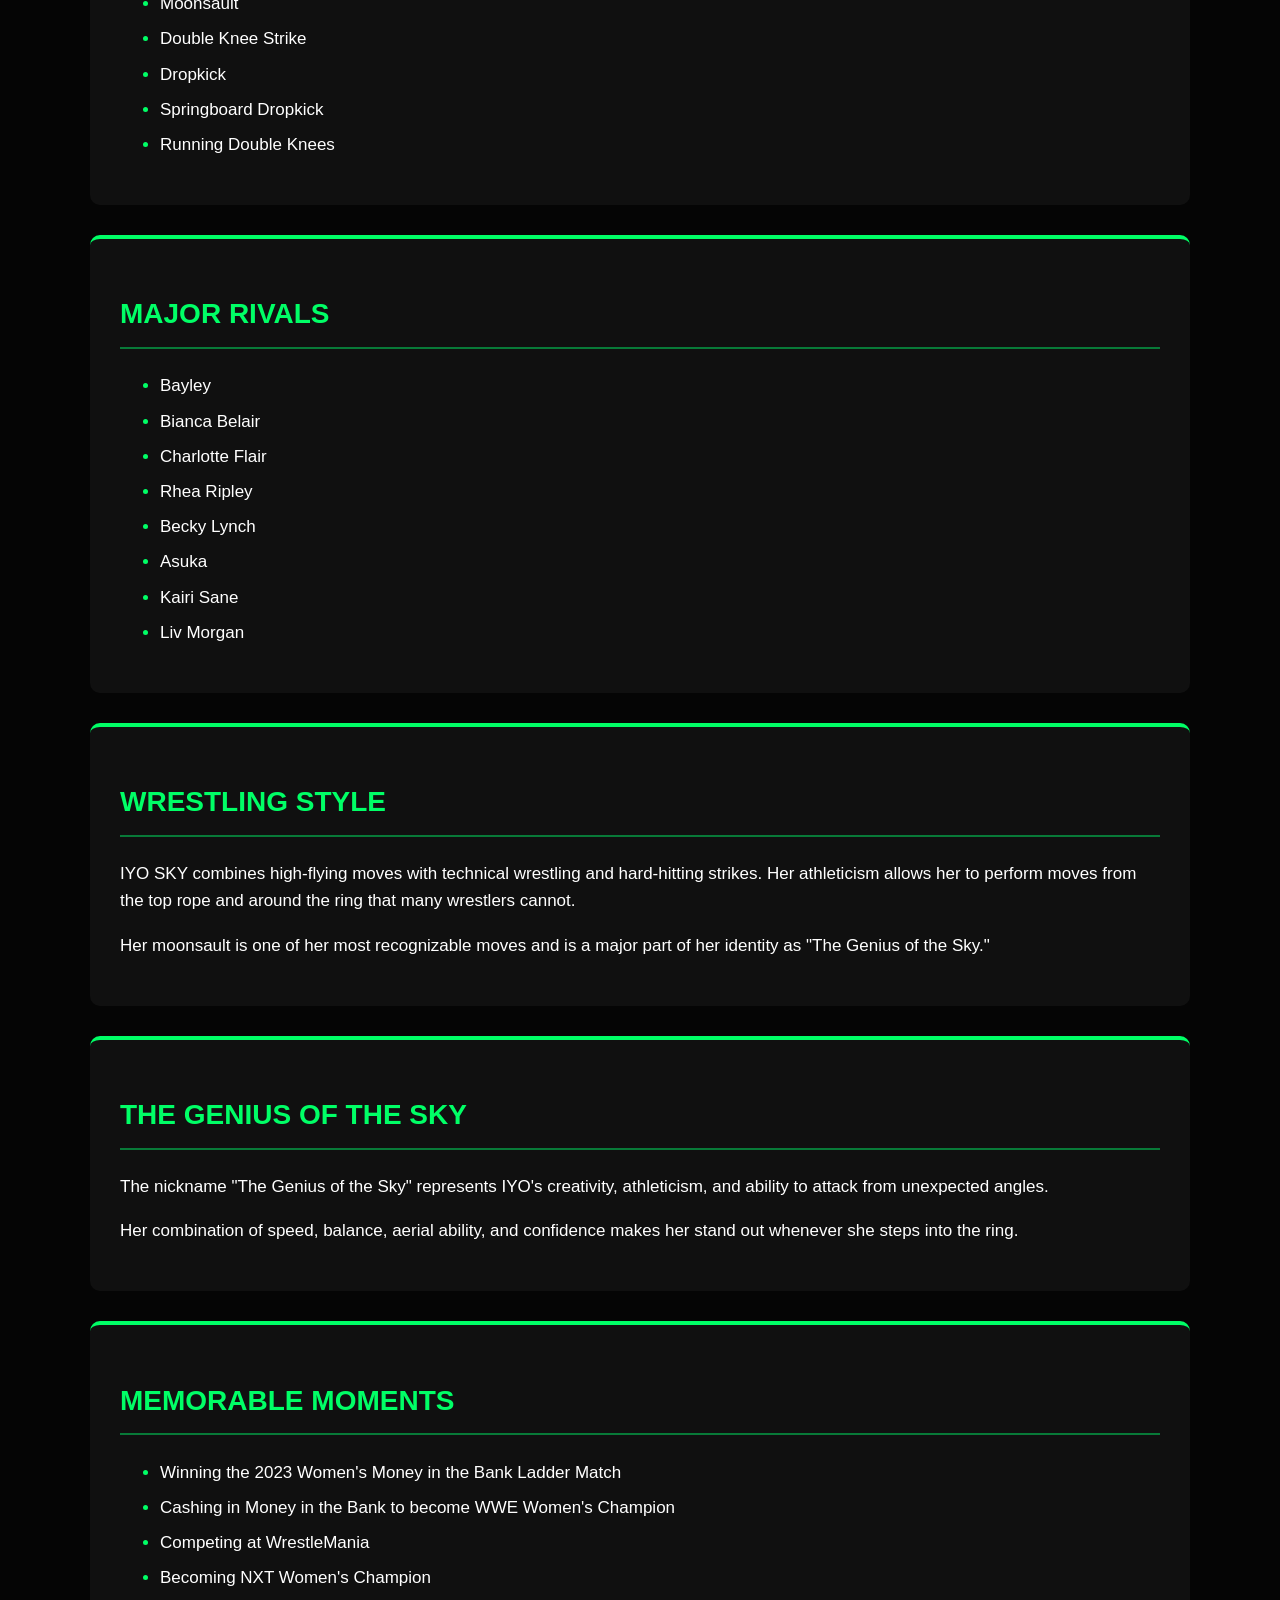
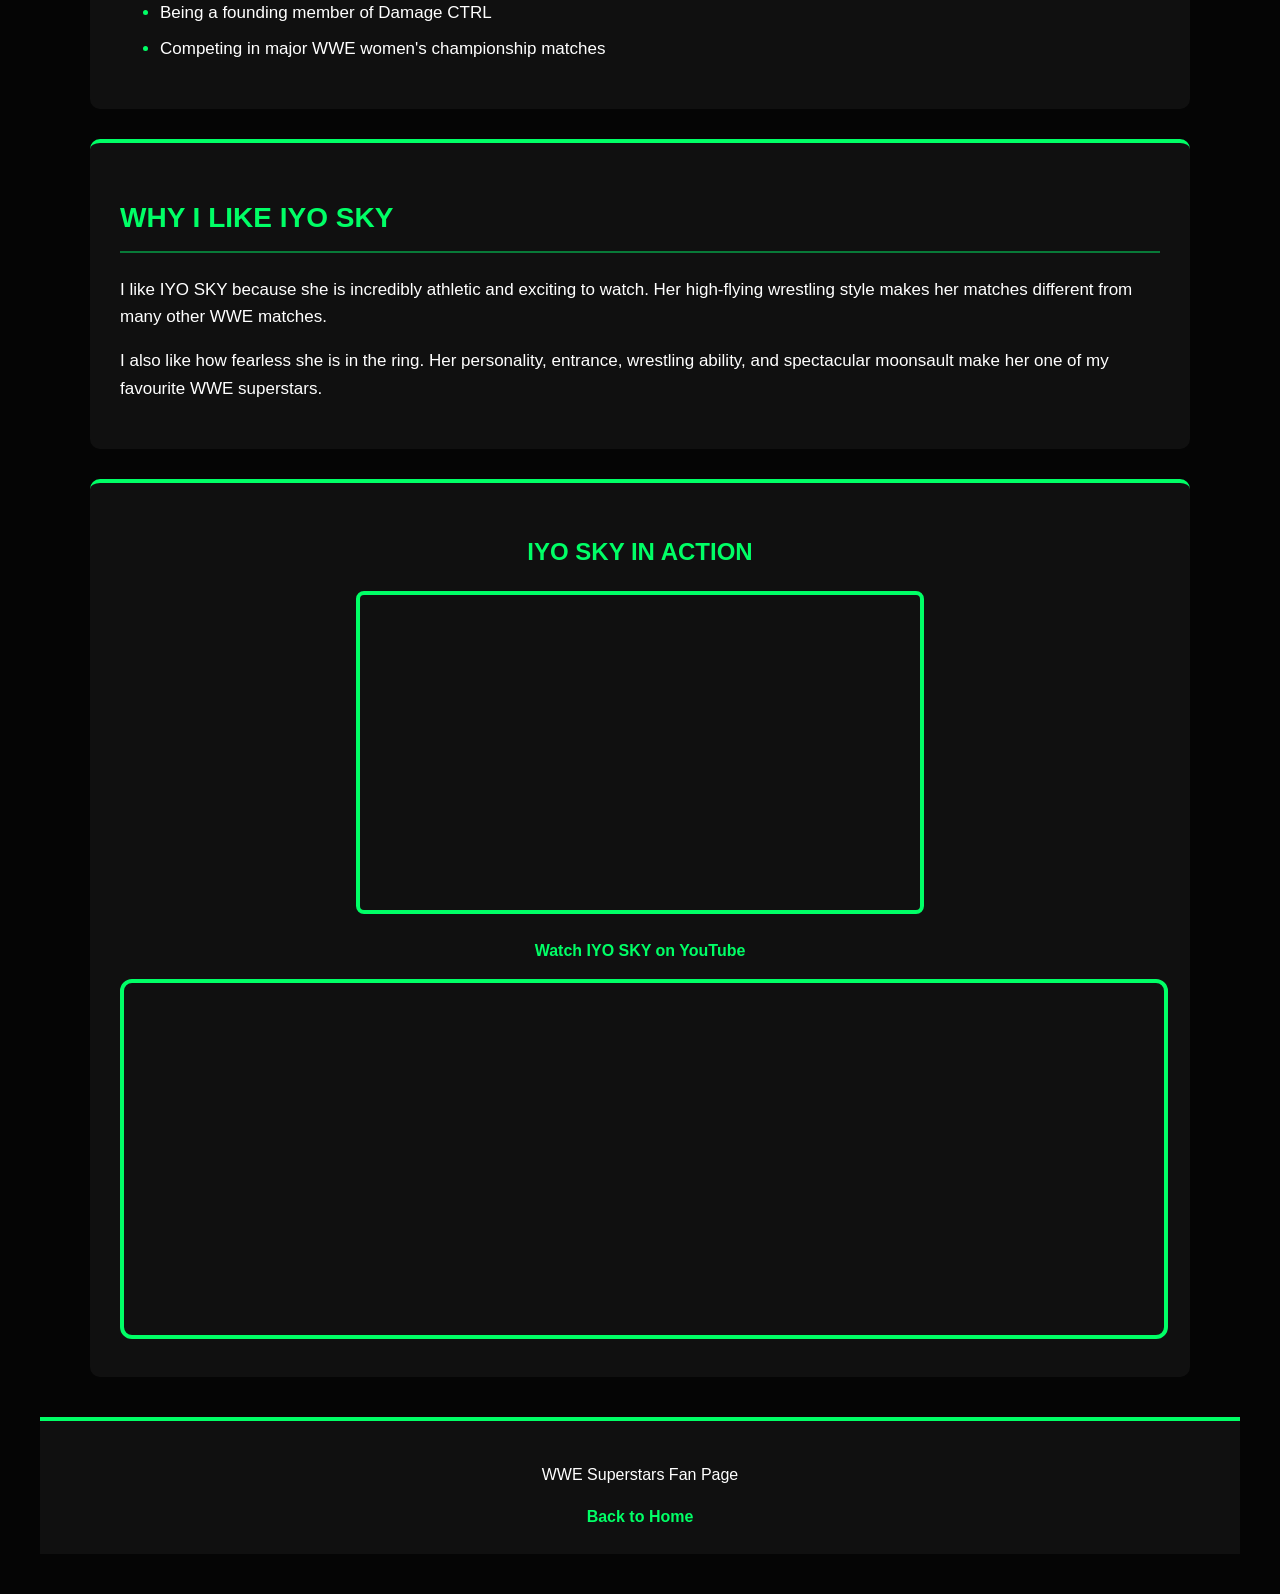
<file: IYOSky.html>
<!DOCTYPE html>
<html lang="en">
<head>
    <meta charset="UTF-8">
    <meta name="viewport" content="width=device-width, initial-scale=1.0">
    <title>IYO SKY | WWE Superstars</title>
    <link rel="stylesheet" href="IYOSky.css">
</head>

<body>

    <header>
        <a href="index.html" class="back-button">← Back to WWE Superstars</a>

        <h1>IYO SKY</h1>
        <p class="subtitle">The Genius of the Sky</p>
    </header>

    <main>

        <section class="hero">
            <img src="Screenshot 2026-09-30 9.53.23 AM.png" alt="IYO SKY" class="iyo-image">

            <div class="hero-text">
                <h2>IYO SKY</h2>
                <p>
                    IYO SKY is one of WWE's most exciting and athletic superstars.
                    Known for her incredible high-flying ability, fearless attitude,
                    and technical wrestling skills, she has become one of the biggest
                    stars in women's wrestling.
                </p>
            </div>
        </section>

        <section class="info">
            <h2>ABOUT IYO SKY</h2>

            <p>
                IYO SKY is a Japanese professional wrestler known for her spectacular
                aerial offense and unique wrestling style. Before joining WWE, she
                became a major star in Japan.
            </p>

            <p>
                In WWE, IYO has competed in NXT and on the main roster, becoming
                a major part of several championship matches and women's factions.
            </p>
        </section>

        <section class="info">
            <h2>ACHIEVEMENTS</h2>

            <ul>
                <li>Former WWE Women's Champion</li>
                <li>Former WWE Women's Tag Team Champion</li>
                <li>Former NXT Women's Champion</li>
                <li>Former WWE Women's Money in the Bank winner</li>
                <li>Former NXT Women's Tag Team Champion</li>
                <li>Winner of the 2023 Women's Money in the Bank Ladder Match</li>
                <li>Former World Tag Team Champion in Japan</li>
                <li>Multiple-time champion throughout her wrestling career</li>
            </ul>
        </section>

        <section class="info">
            <h2>DAMAGE CTRL</h2>

            <p>
                IYO SKY was one of the founding members of Damage CTRL alongside
                Bayley and Dakota Kai. The group became one of the most important
                women's factions in WWE.
            </p>

            <p>
                IYO and Dakota Kai also formed a successful tag team, while Bayley
                served as the group's leader.
            </p>
        </section>

        <section class="info">
            <h2>WHO HAS IYO SKY TEAMED WITH?</h2>

            <h3>WOMEN</h3>

            <ul>
                <li>Bayley</li>
                <li>Kay Lee Ray</li>
                <li>Zoey Stark</li>
                <li>Kairi Sane</li>
                <li>Asuka</li>
                <li>Lyra Valkyria</li>
                <li>Rhea Ripley</li>
                <li>Naomi</li>
            </ul>

            <h3>MEN</h3>

            <ul>
                <li>Shinsuke Nakamura</li>
                <li>Finn Bálor</li>
                <li>Damian Priest</li>
                <li>AJ Styles</li>
            </ul>
        </section>

        <section class="info">
            <h2>THE KABUKI WARRIORS</h2>

            <p>
                IYO SKY has shared a strong partnership with Asuka and Kairi Sane.
                Asuka and Kairi are known as The Kabuki Warriors, while IYO has
                competed alongside both wrestlers in different situations.
            </p>

            <p>
                IYO's history with Asuka and Kairi connects her WWE career with
                some of Japan's most respected women's wrestlers.
            </p>
        </section>

        <section class="info">
            <h2>SIGNATURE MOVES</h2>

            <ul>
                <li>Over the Moonsault</li>
                <li>Moonsault</li>
                <li>Double Knee Strike</li>
                <li>Dropkick</li>
                <li>Springboard Dropkick</li>
                <li>Running Double Knees</li>
            </ul>
        </section>

        <section class="info">
            <h2>MAJOR RIVALS</h2>

            <ul>
                <li>Bayley</li>
                <li>Bianca Belair</li>
                <li>Charlotte Flair</li>
                <li>Rhea Ripley</li>
                <li>Becky Lynch</li>
                <li>Asuka</li>
                <li>Kairi Sane</li>
                <li>Liv Morgan</li>
            </ul>
        </section>

        <section class="info">
            <h2>WRESTLING STYLE</h2>

            <p>
                IYO SKY combines high-flying moves with technical wrestling and
                hard-hitting strikes. Her athleticism allows her to perform moves
                from the top rope and around the ring that many wrestlers cannot.
            </p>

            <p>
                Her moonsault is one of her most recognizable moves and is a major
                part of her identity as "The Genius of the Sky."
            </p>
        </section>

        <section class="info">
            <h2>THE GENIUS OF THE SKY</h2>

            <p>
                The nickname "The Genius of the Sky" represents IYO's creativity,
                athleticism, and ability to attack from unexpected angles.
            </p>

            <p>
                Her combination of speed, balance, aerial ability, and confidence
                makes her stand out whenever she steps into the ring.
            </p>
        </section>

        <section class="info">
            <h2>MEMORABLE MOMENTS</h2>

            <ul>
                <li>Winning the 2023 Women's Money in the Bank Ladder Match</li>
                <li>Cashing in Money in the Bank to become WWE Women's Champion</li>
                <li>Competing at WrestleMania</li>
                <li>Becoming NXT Women's Champion</li>
                <li>Being a founding member of Damage CTRL</li>
                <li>Competing in major WWE women's championship matches</li>
            </ul>
        </section>

        <section class="info">
            <h2>WHY I LIKE IYO SKY</h2>

            <p>
                I like IYO SKY because she is incredibly athletic and exciting to
                watch. Her high-flying wrestling style makes her matches different
                from many other WWE matches.
            </p>

            <p>
                I also like how fearless she is in the ring. Her personality,
                entrance, wrestling ability, and spectacular moonsault make her
                one of my favourite WWE superstars.
            </p>
        </section>

        <section class="video">
            <h2>IYO SKY IN ACTION</h2>

            <iframe
                width="560"
                height="315"
                src="https://www.youtube-nocookie.com/embed/"
                title="IYO SKY WWE video"
                frameborder="0"
                allow="accelerometer; autoplay; clipboard-write; encrypted-media; gyroscope; picture-in-picture; web-share"
                referrerpolicy="strict-origin-when-cross-origin"
                allowfullscreen>
            </iframe>

            <p>
                <a href="https://www.youtube.com/" target="_blank">
                    Watch IYO SKY on YouTube
                </a>
            </p>
            <iframe data-testid="embed-iframe" style="border-radius:12px" src="https://open.spotify.com/embed/track/5JXVJFS5qwBaKMmiAVulbA?utm_source=generator&si=87ce07bb2c2e48a2" width="100%" height="352" frameBorder="0" allowfullscreen="" allow="autoplay; clipboard-write; encrypted-media; fullscreen; picture-in-picture" loading="lazy"></iframe>
        </section>

    </main>

    <footer>
        <p>WWE Superstars Fan Page</p>
        <a href="index.html">Back to Home</a>
    </footer>

</body>
</html>
</file>
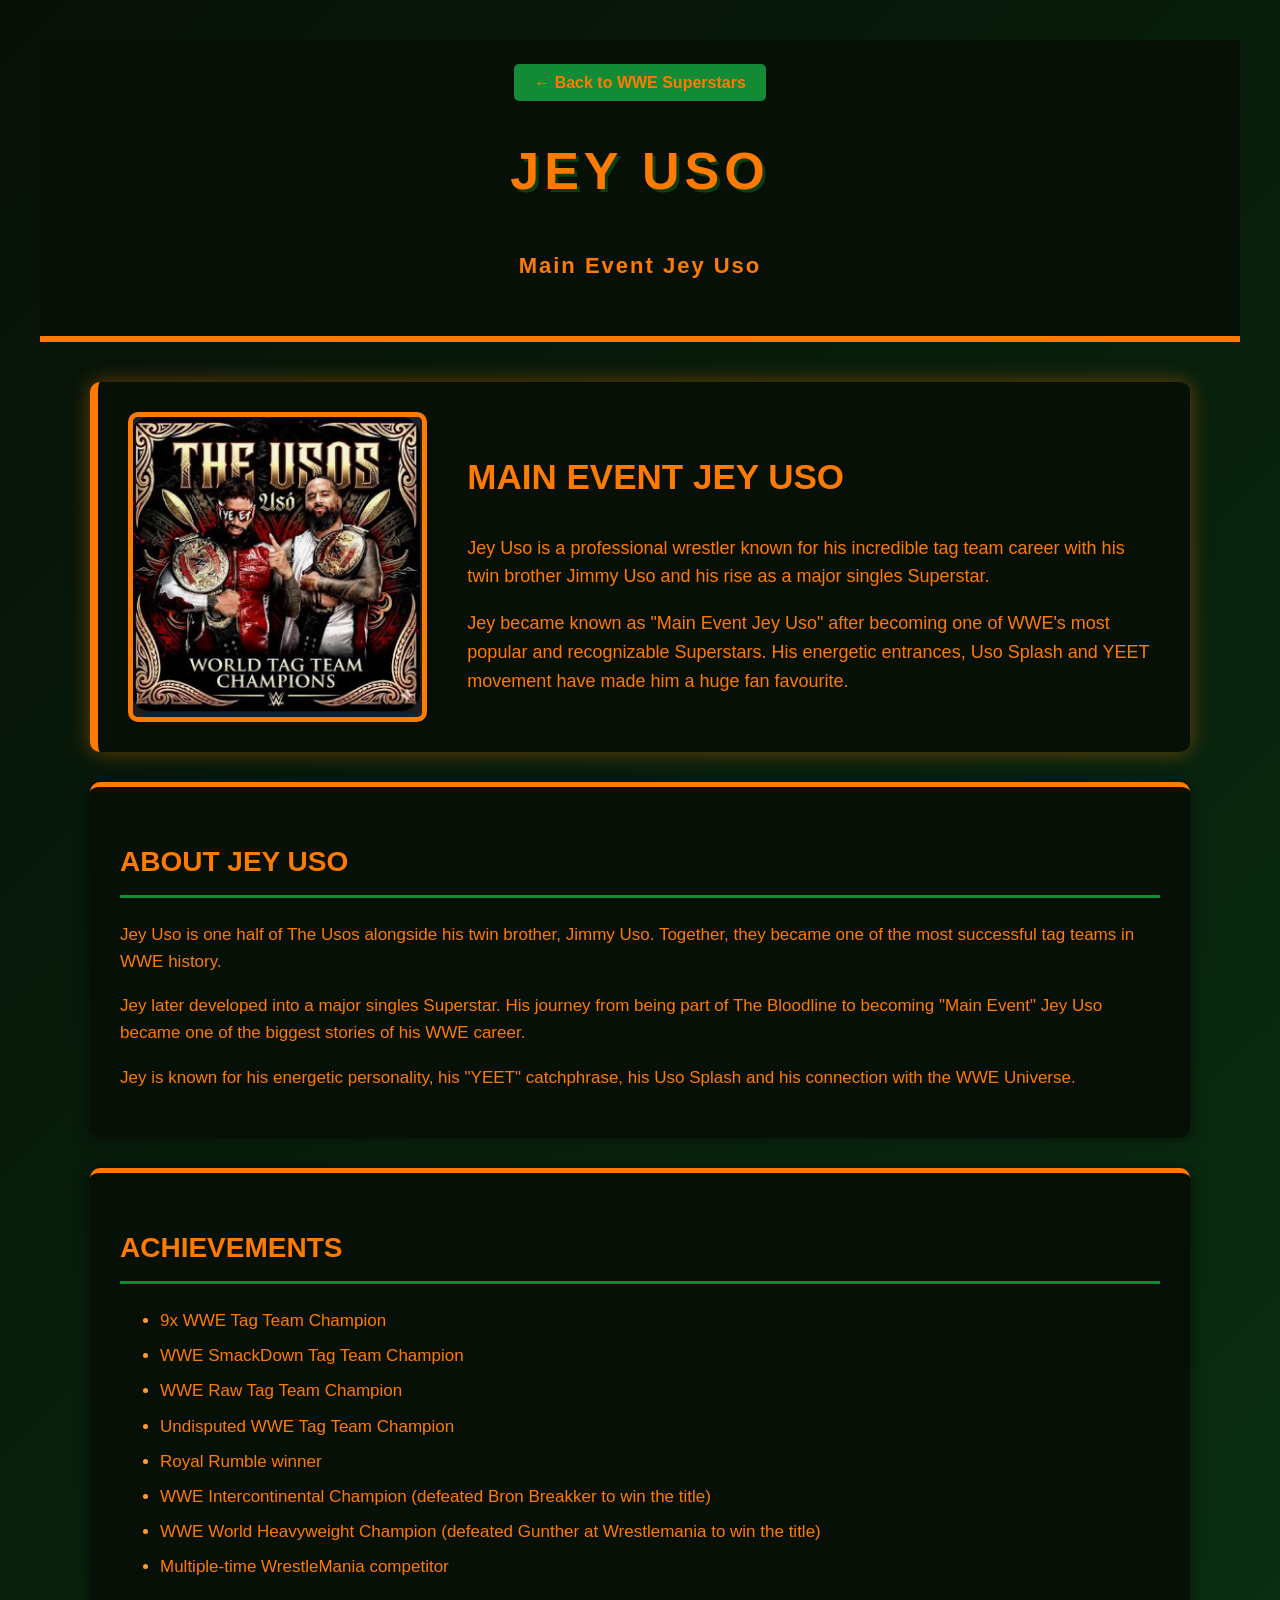
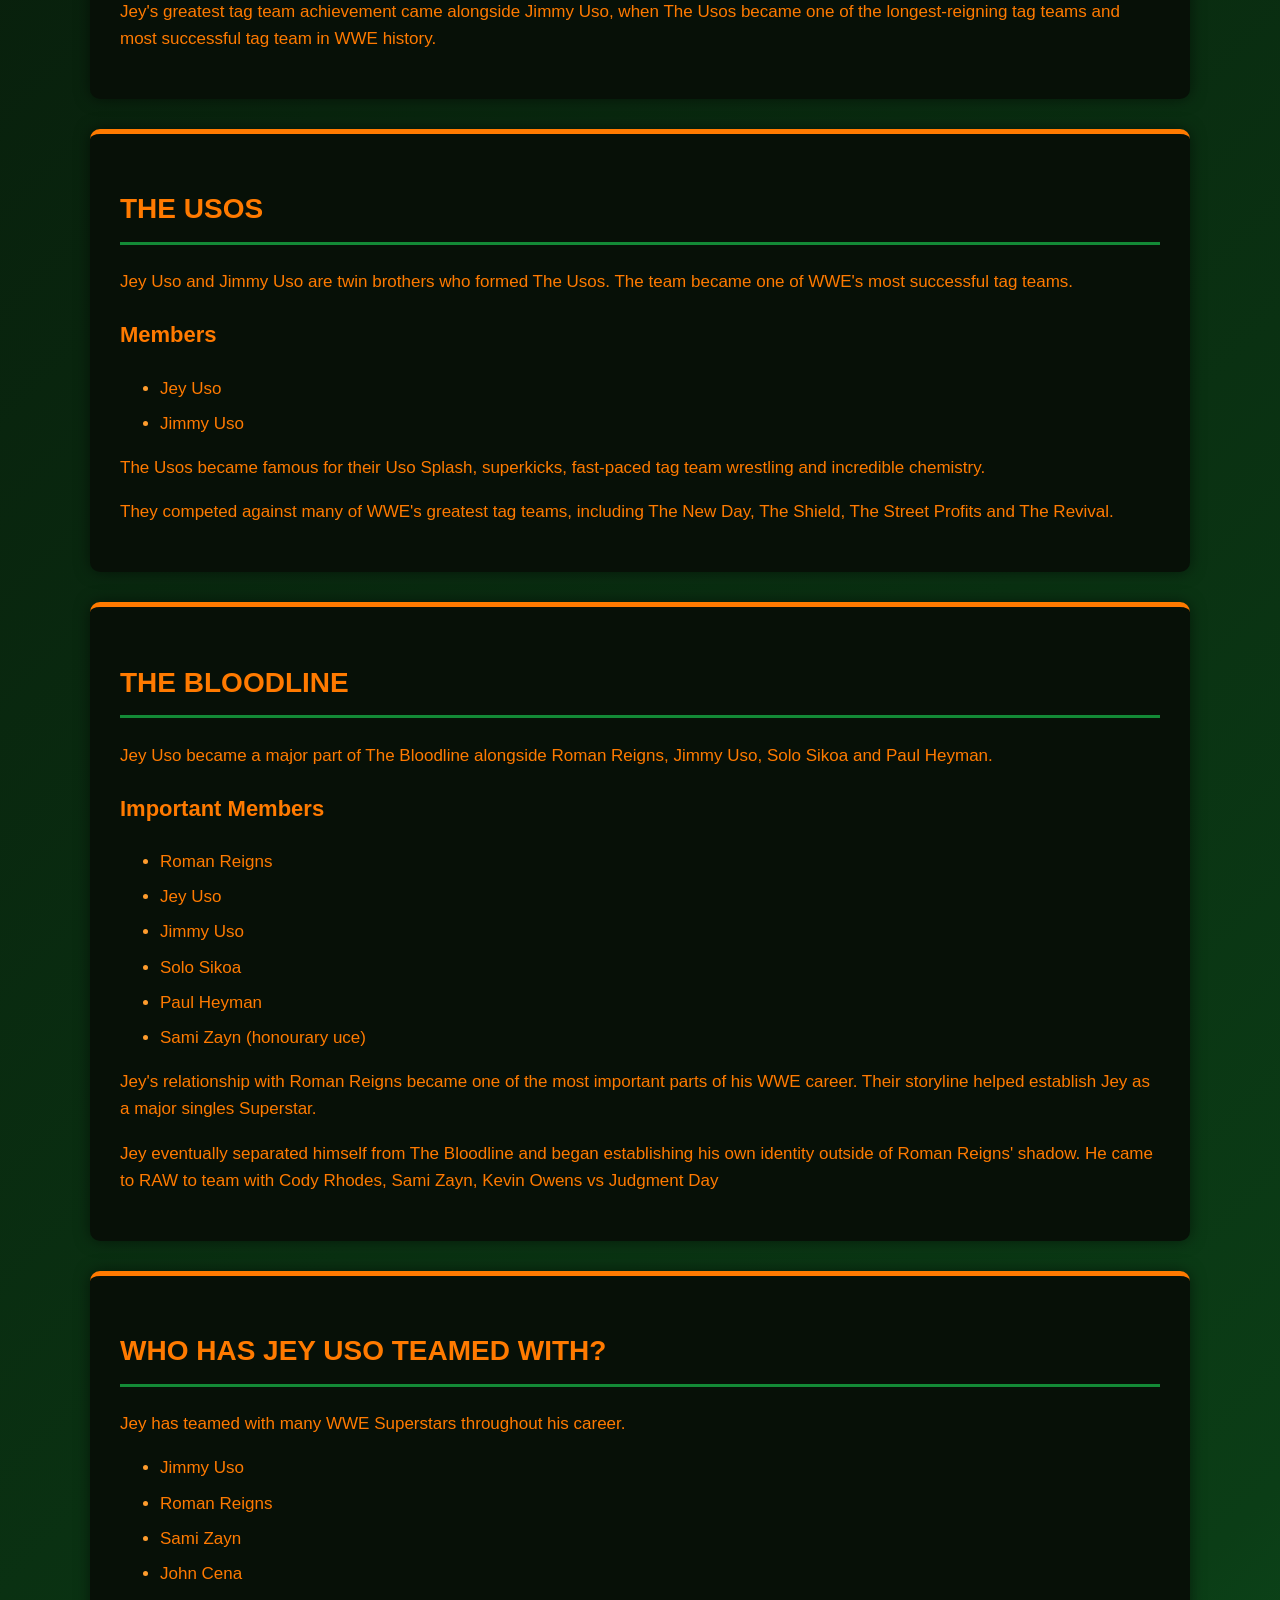
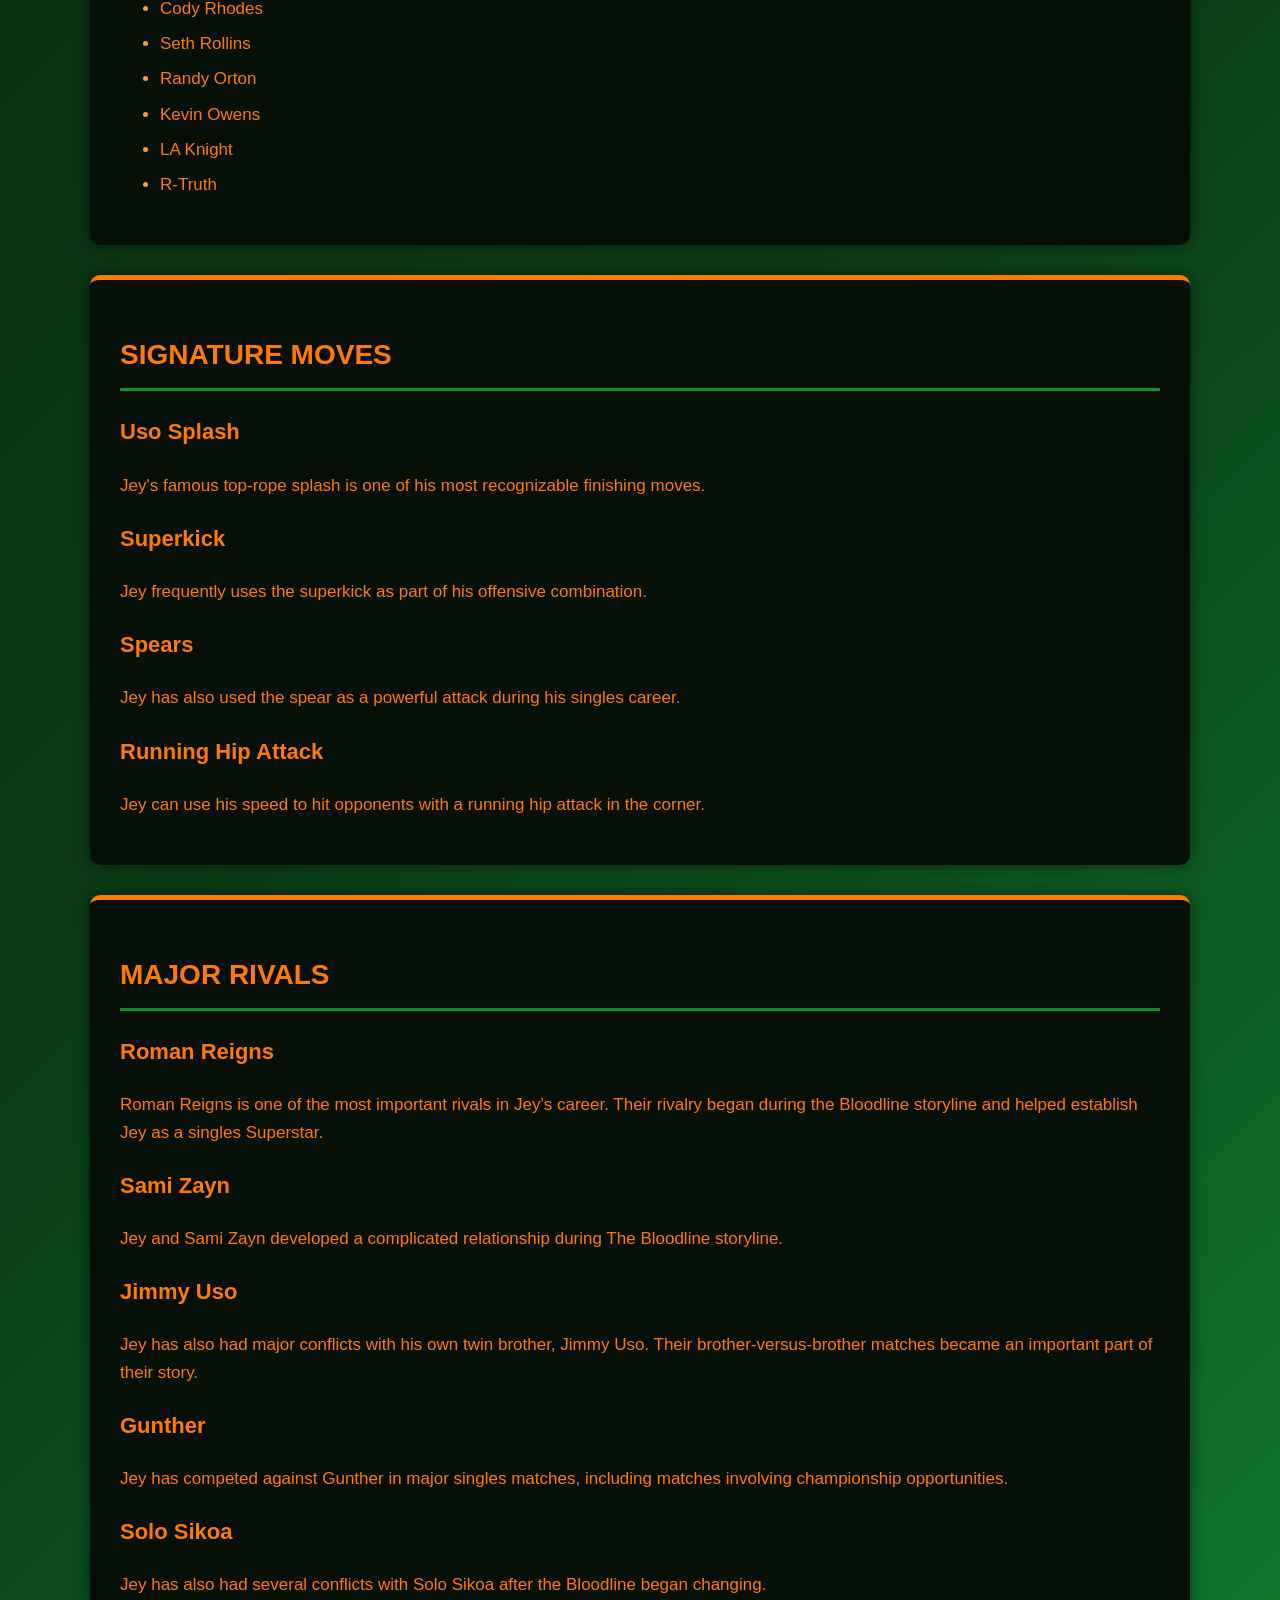
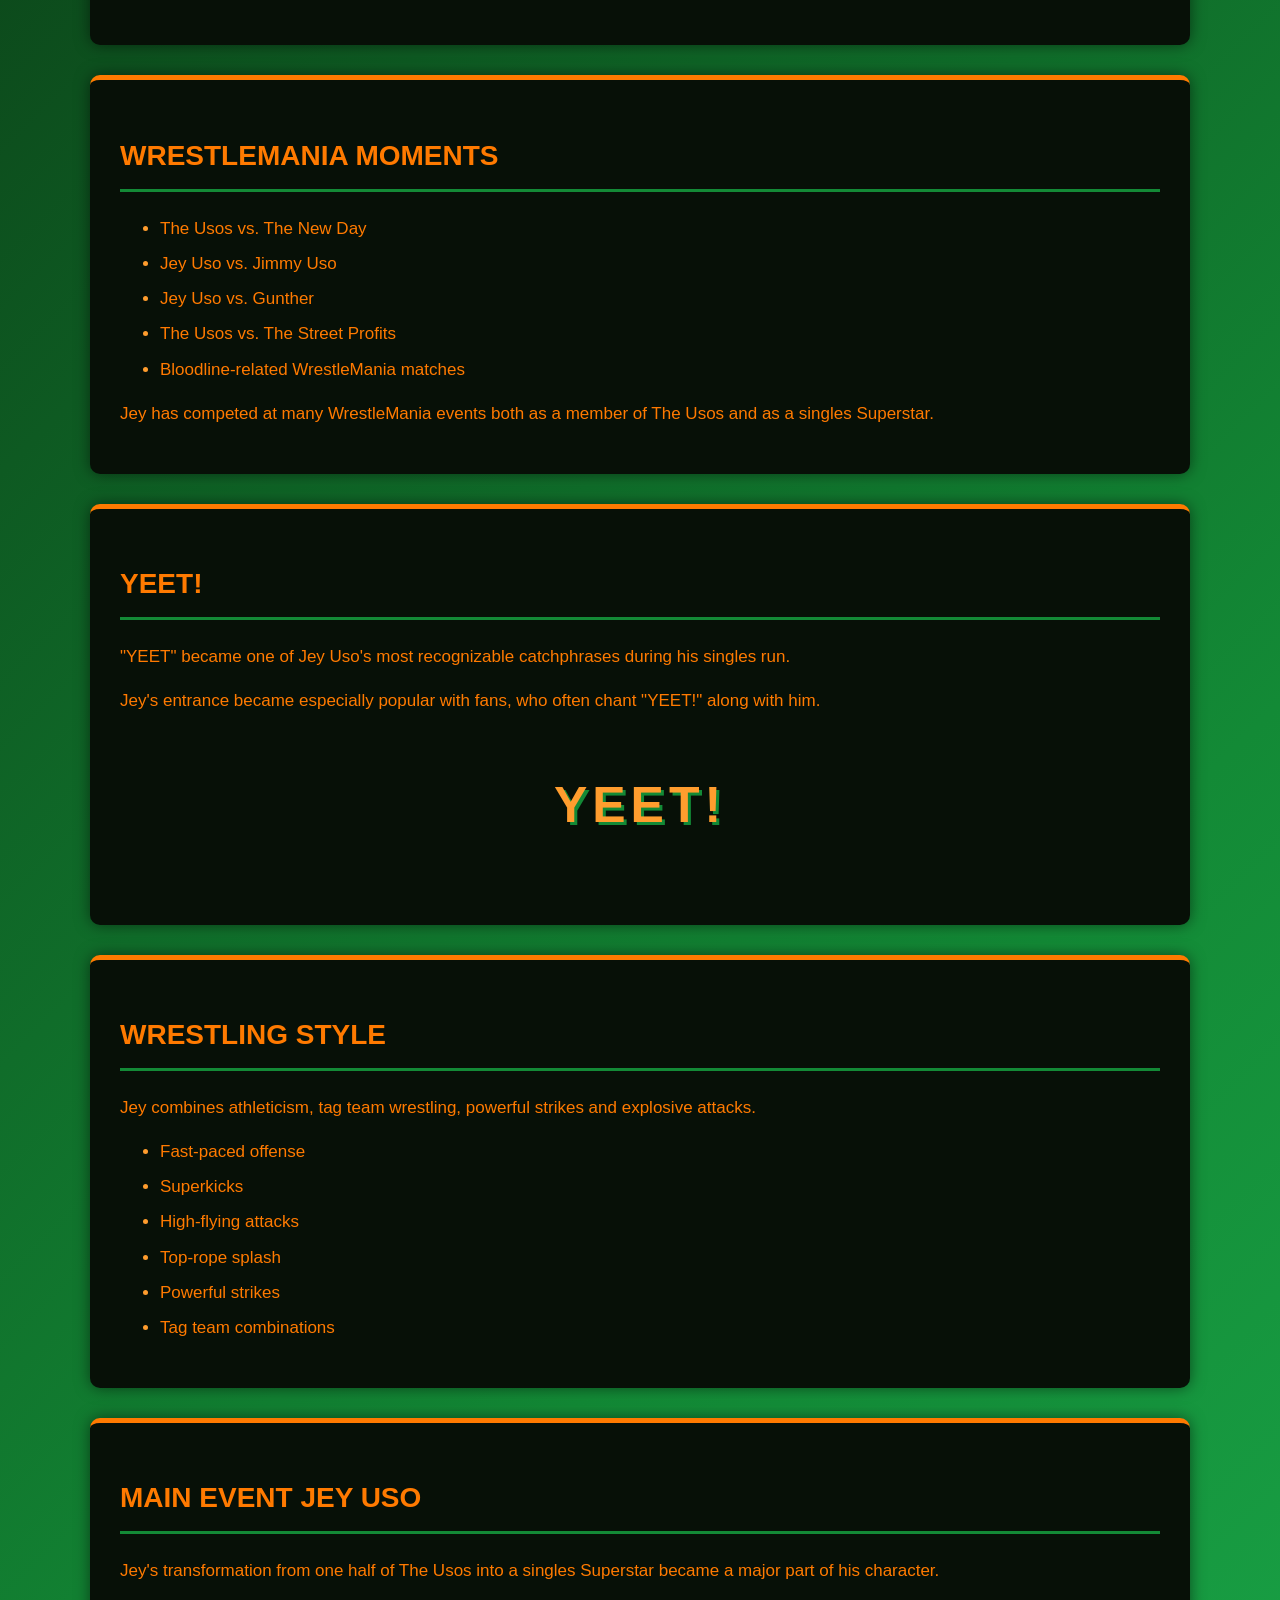
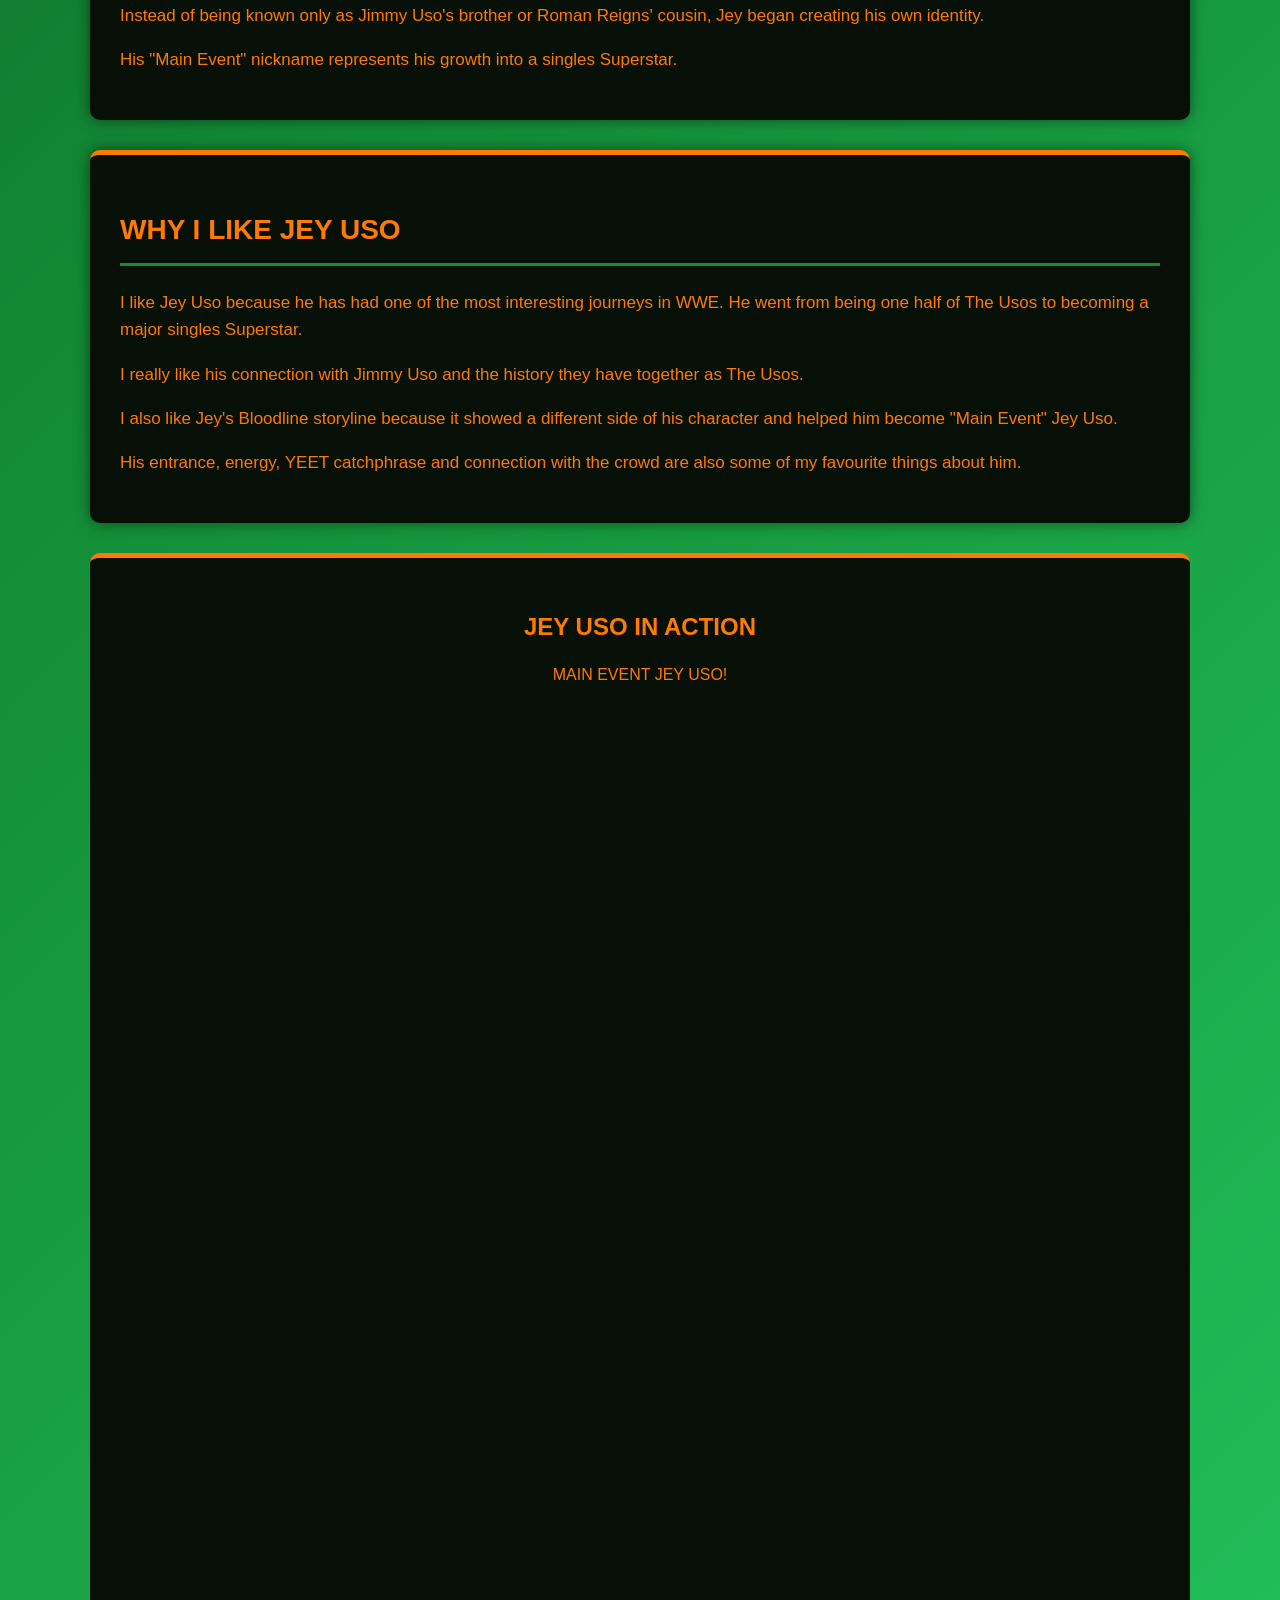
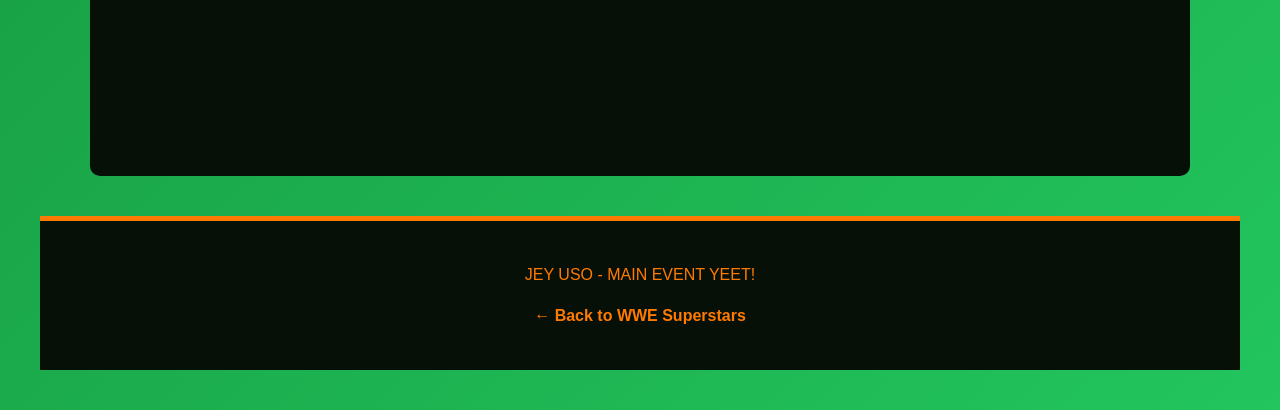
<file: JeyUso.html>
<!DOCTYPE html>
<html>
<head>
    <title>Jey Uso</title>
    <link rel="stylesheet" href="JeyUso.css">
</head>

<body>

    <header>

        <a href="index.html" class="back-button">
            ← Back to WWE Superstars
        </a>

        <h1>JEY USO</h1>

        <p class="subtitle">
            Main Event Jey Uso
        </p>

    </header>


    <main>

        <!-- HERO -->

        <section class="hero">

            <img src="Screenshot 2026-09-30 9.50.26 AM.png"
                 alt="Jey Uso"
                 class="jey-image">

            <div class="hero-text">

                <h2>MAIN EVENT JEY USO</h2>

                <p>
                    Jey Uso is a professional wrestler known for his
                    incredible tag team career with his twin brother Jimmy
                    Uso and his rise as a major singles Superstar.
                </p>

                <p>
                    Jey became known as "Main Event Jey Uso" after becoming
                    one of WWE's most popular and recognizable Superstars.
                    His energetic entrances, Uso Splash and YEET movement
                    have made him a huge fan favourite.
                </p>

            </div>

        </section>


        <!-- ABOUT -->

        <section class="info">

            <h2>ABOUT JEY USO</h2>

            <p>
                Jey Uso is one half of The Usos alongside his twin brother,
                Jimmy Uso. Together, they became one of the most successful
                tag teams in WWE history.
            </p>

            <p>
                Jey later developed into a major singles Superstar. His
                journey from being part of The Bloodline to becoming
                "Main Event" Jey Uso became one of the biggest stories of
                his WWE career.
            </p>

            <p>
                Jey is known for his energetic personality, his "YEET"
                catchphrase, his Uso Splash and his connection with the
                WWE Universe.
            </p>

        </section>


        <!-- ACHIEVEMENTS -->

        <section class="info">

            <h2>ACHIEVEMENTS</h2>

            <ul>

                <li>
                    9x WWE Tag Team Champion
                </li>

                <li>
                    WWE SmackDown Tag Team Champion
                </li>

                <li>
                    WWE Raw Tag Team Champion
                </li>

                <li>
                    Undisputed WWE Tag Team Champion
                </li>

                <li>
                    Royal Rumble winner
                </li>

                <li>
                    WWE Intercontinental Champion (defeated Bron Breakker to win the title)
                </li>

                <li>
                    WWE World Heavyweight Champion (defeated Gunther at Wrestlemania to win the title)
                </li>

                <li>
                    Multiple-time WrestleMania competitor
                </li>

            </ul>

            <p>
                Jey's greatest tag team achievement came alongside Jimmy
                Uso, when The Usos became one of the longest-reigning
                tag teams and most successful tag team in WWE history.
            </p>

        </section>


        <!-- THE USOS -->

        <section class="info">

            <h2>THE USOS</h2>

            <p>
                Jey Uso and Jimmy Uso are twin brothers who formed The Usos.
                The team became one of WWE's most successful tag teams.
            </p>

            <h3>Members</h3>

            <ul>

                <li>Jey Uso</li>

                <li>Jimmy Uso</li>

            </ul>

            <p>
                The Usos became famous for their Uso Splash, superkicks,
                fast-paced tag team wrestling and incredible chemistry.
            </p>

            <p>
                They competed against many of WWE's greatest tag teams,
                including The New Day, The Shield, The Street Profits and
                The Revival.
            </p>

        </section>


        <!-- THE BLOODLINE -->

        <section class="info">

            <h2>THE BLOODLINE</h2>

            <p>
                Jey Uso became a major part of The Bloodline alongside
                Roman Reigns, Jimmy Uso, Solo Sikoa and Paul Heyman.
            </p>

            <h3>Important Members</h3>

            <ul>

                <li>Roman Reigns</li>

                <li>Jey Uso</li>

                <li>Jimmy Uso</li>

                <li>Solo Sikoa</li>

                <li>Paul Heyman</li>

                <li>Sami Zayn (honourary uce)</li>

            </ul>

            <p>
                Jey's relationship with Roman Reigns became one of the most
                important parts of his WWE career. Their storyline helped
                establish Jey as a major singles Superstar.
            </p>

            <p>
                Jey eventually separated himself from The Bloodline and
                began establishing his own identity outside of Roman Reigns'
                shadow. He came to RAW to team with Cody Rhodes, Sami Zayn, Kevin Owens vs Judgment Day
            </p>

        </section>


        <!-- PEOPLE JEY HAS TEAMED WITH -->

        <section class="info">

            <h2>WHO HAS JEY USO TEAMED WITH?</h2>

            <p>
                Jey has teamed with many WWE Superstars throughout his
                career.
            </p>

            <ul>

                <li>Jimmy Uso</li>

                <li>Roman Reigns</li>

                <li>Sami Zayn</li>

                <li>John Cena</li>

                <li>Cody Rhodes</li>

                <li>Seth Rollins</li>

                <li>Randy Orton</li>

                <li>Kevin Owens</li>

                <li>LA Knight</li>

                <li>R-Truth</li>

            </ul>

        </section>


        <!-- SIGNATURE MOVES -->

        <section class="info">

            <h2>SIGNATURE MOVES</h2>

            <h3>Uso Splash</h3>

            <p>
                Jey's famous top-rope splash is one of his most recognizable
                finishing moves.
            </p>

            <h3>Superkick</h3>

            <p>
                Jey frequently uses the superkick as part of his offensive
                combination.
            </p>

            <h3>Spears</h3>

            <p>
                Jey has also used the spear as a powerful attack during his
                singles career.
            </p>

            <h3>Running Hip Attack</h3>

            <p>
                Jey can use his speed to hit opponents with a running
                hip attack in the corner.
            </p>

        </section>


        <!-- MAJOR RIVALS -->

        <section class="info">

            <h2>MAJOR RIVALS</h2>

            <h3>Roman Reigns</h3>

            <p>
                Roman Reigns is one of the most important rivals in Jey's
                career. Their rivalry began during the Bloodline storyline
                and helped establish Jey as a singles Superstar.
            </p>

            <h3>Sami Zayn</h3>

            <p>
                Jey and Sami Zayn developed a complicated relationship
                during The Bloodline storyline.
            </p>

            <h3>Jimmy Uso</h3>

            <p>
                Jey has also had major conflicts with his own twin brother,
                Jimmy Uso. Their brother-versus-brother matches became an
                important part of their story.
            </p>

            <h3>Gunther</h3>

            <p>
                Jey has competed against Gunther in major singles matches,
                including matches involving championship opportunities.
            </p>

            <h3>Solo Sikoa</h3>

            <p>
                Jey has also had several conflicts with Solo Sikoa after
                the Bloodline began changing.
            </p>

        </section>


        <!-- WRESTLEMANIA -->

        <section class="info">

            <h2>WRESTLEMANIA MOMENTS</h2>

            <ul>

                <li>
                    The Usos vs. The New Day
                </li>

                <li>
                    Jey Uso vs. Jimmy Uso
                </li>

                <li>
                    Jey Uso vs. Gunther
                </li>

                <li>
                    The Usos vs. The Street Profits
                </li>

                <li>
                    Bloodline-related WrestleMania matches
                </li>

            </ul>

            <p>
                Jey has competed at many WrestleMania events both as a
                member of The Usos and as a singles Superstar.
            </p>

        </section>


        <!-- YEET -->

        <section class="info">

            <h2>YEET!</h2>

            <p>
                "YEET" became one of Jey Uso's most recognizable catchphrases
                during his singles run.
            </p>

            <p>
                Jey's entrance became especially popular with fans, who
                often chant "YEET!" along with him.
            </p>

            <p class="yeet">
                YEET!
            </p>

        </section>


        <!-- WRESTLING STYLE -->

        <section class="info">

            <h2>WRESTLING STYLE</h2>

            <p>
                Jey combines athleticism, tag team wrestling, powerful
                strikes and explosive attacks.
            </p>

            <ul>

                <li>Fast-paced offense</li>

                <li>Superkicks</li>

                <li>High-flying attacks</li>

                <li>Top-rope splash</li>

                <li>Powerful strikes</li>

                <li>Tag team combinations</li>

            </ul>

        </section>


        <!-- CHARACTER -->

        <section class="info">

            <h2>MAIN EVENT JEY USO</h2>

            <p>
                Jey's transformation from one half of The Usos into a
                singles Superstar became a major part of his character.
            </p>

            <p>
                Instead of being known only as Jimmy Uso's brother or
                Roman Reigns' cousin, Jey began creating his own identity.
            </p>

            <p>
                His "Main Event" nickname represents his growth into a
                singles Superstar.
            </p>

        </section>


        <!-- WHY I LIKE JEY -->

        <section class="info">

            <h2>WHY I LIKE JEY USO</h2>

            <p>
                I like Jey Uso because he has had one of the most interesting
                journeys in WWE. He went from being one half of The Usos to
                becoming a major singles Superstar.
            </p>

            <p>
                I really like his connection with Jimmy Uso and the history
                they have together as The Usos.
            </p>

            <p>
                I also like Jey's Bloodline storyline because it showed a
                different side of his character and helped him become
                "Main Event" Jey Uso.
            </p>

            <p>
                His entrance, energy, YEET catchphrase and connection with
                the crowd are also some of my favourite things about him.
            </p>

        </section>


        <!-- VIDEO -->

        <section class="video">

            <h2>JEY USO IN ACTION</h2>

            <p>
                MAIN EVENT JEY USO!
            </p>

            <!-- Add a YouTube video here -->
             <iframe data-testid="embed-iframe" style="border-radius:12px" src="https://open.spotify.com/embed/track/6eb1JH6xmY56t1PtYYBizi?utm_source=generator&si=3ae4fb913f2e43de" width="100%" height="352" frameBorder="0" allowfullscreen="" allow="autoplay; clipboard-write; encrypted-media; fullscreen; picture-in-picture" loading="lazy"></iframe>
            <iframe data-testid="embed-iframe" style="border-radius:12px" src="https://open.spotify.com/embed/track/2lZ2A30EGOasR9hgJ3bWKR?utm_source=generator&si=5375935f05d14027" width="100%" height="352" frameBorder="0" allowfullscreen="" allow="autoplay; clipboard-write; encrypted-media; fullscreen; picture-in-picture" loading="lazy"></iframe>
        <iframe width="560" height="315" src="https://www.youtube.com/embed/y_e_9la1wc4?si=sI9a_-NgQse8c1pV" title="YouTube video player" frameborder="0" allow="accelerometer; autoplay; clipboard-write; encrypted-media; gyroscope; picture-in-picture; web-share" referrerpolicy="strict-origin-when-cross-origin" allowfullscreen></iframe>
        </section>

    </main>


    <footer>

        <p>
            JEY USO - MAIN EVENT YEET!
        </p>

        <p>
            <a href="index.html">
                ← Back to WWE Superstars
            </a>
        </p>

    </footer>

</body>
</html>
</file>
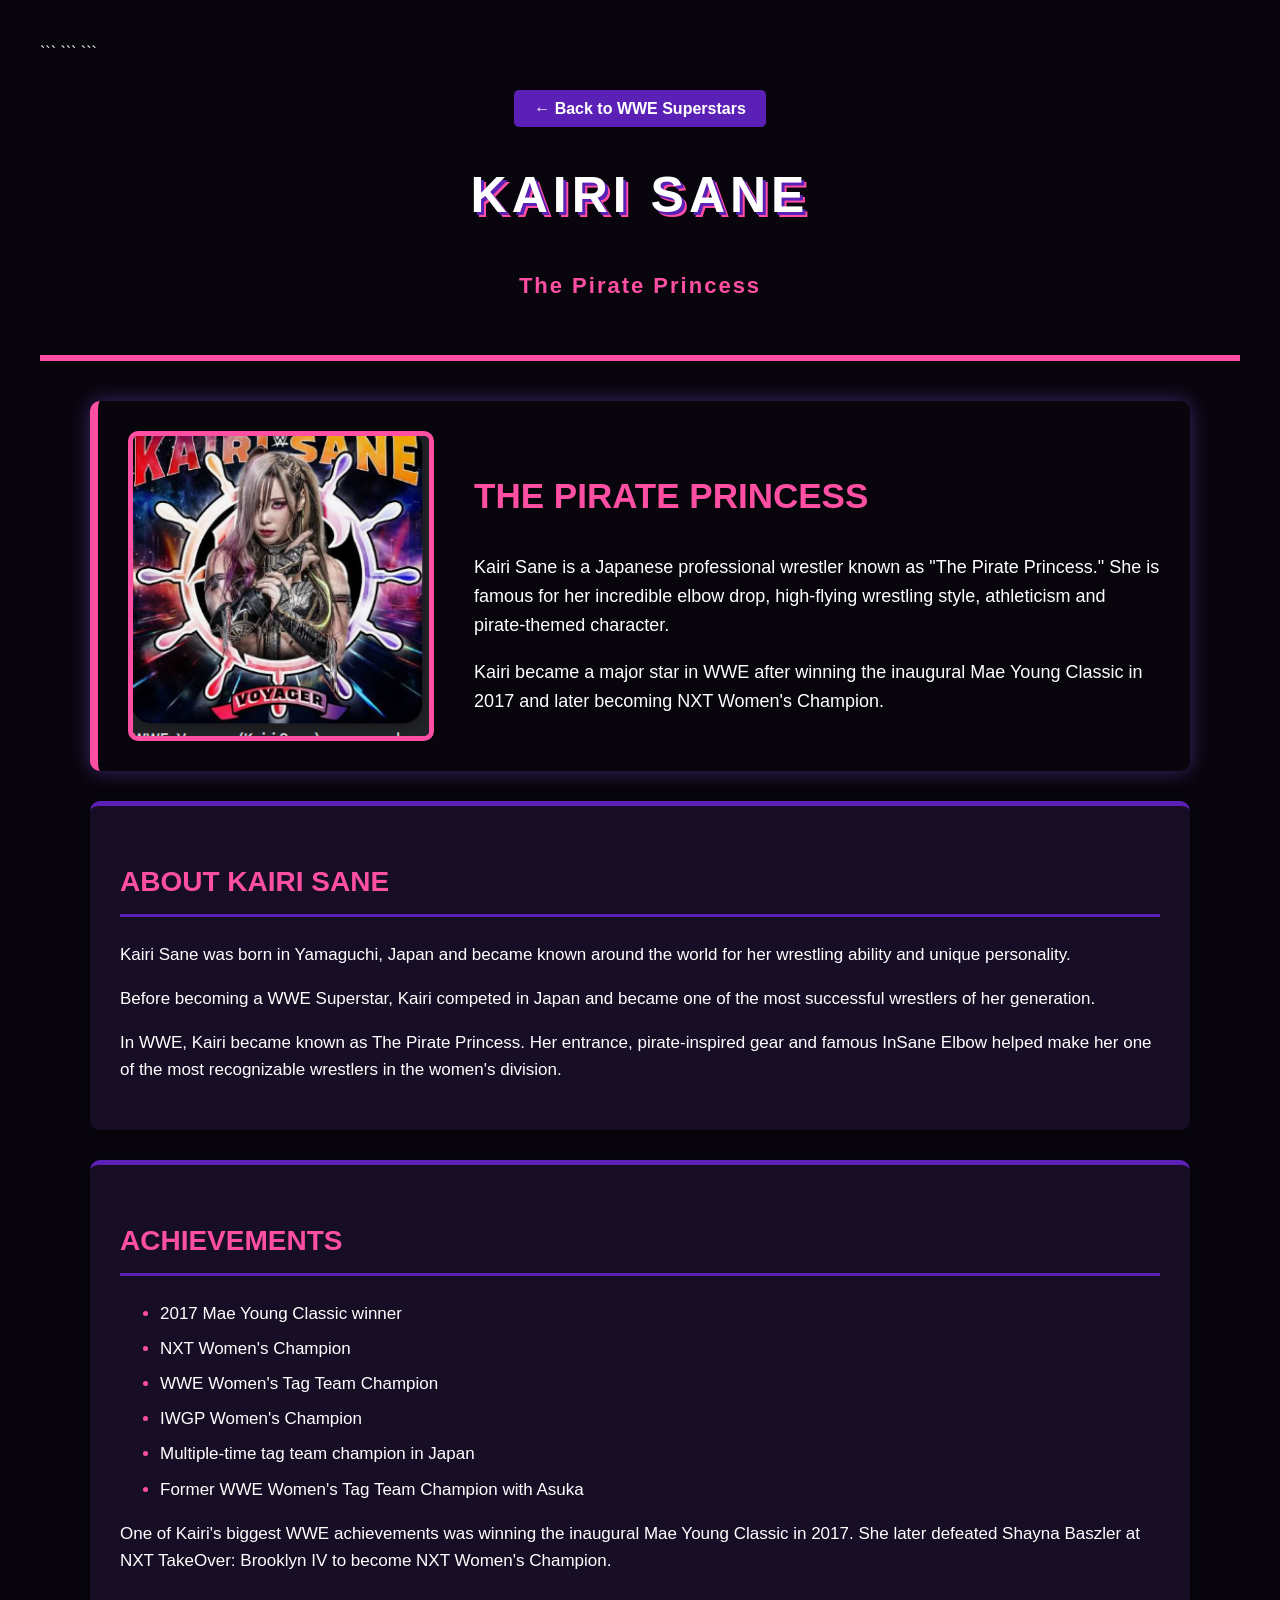
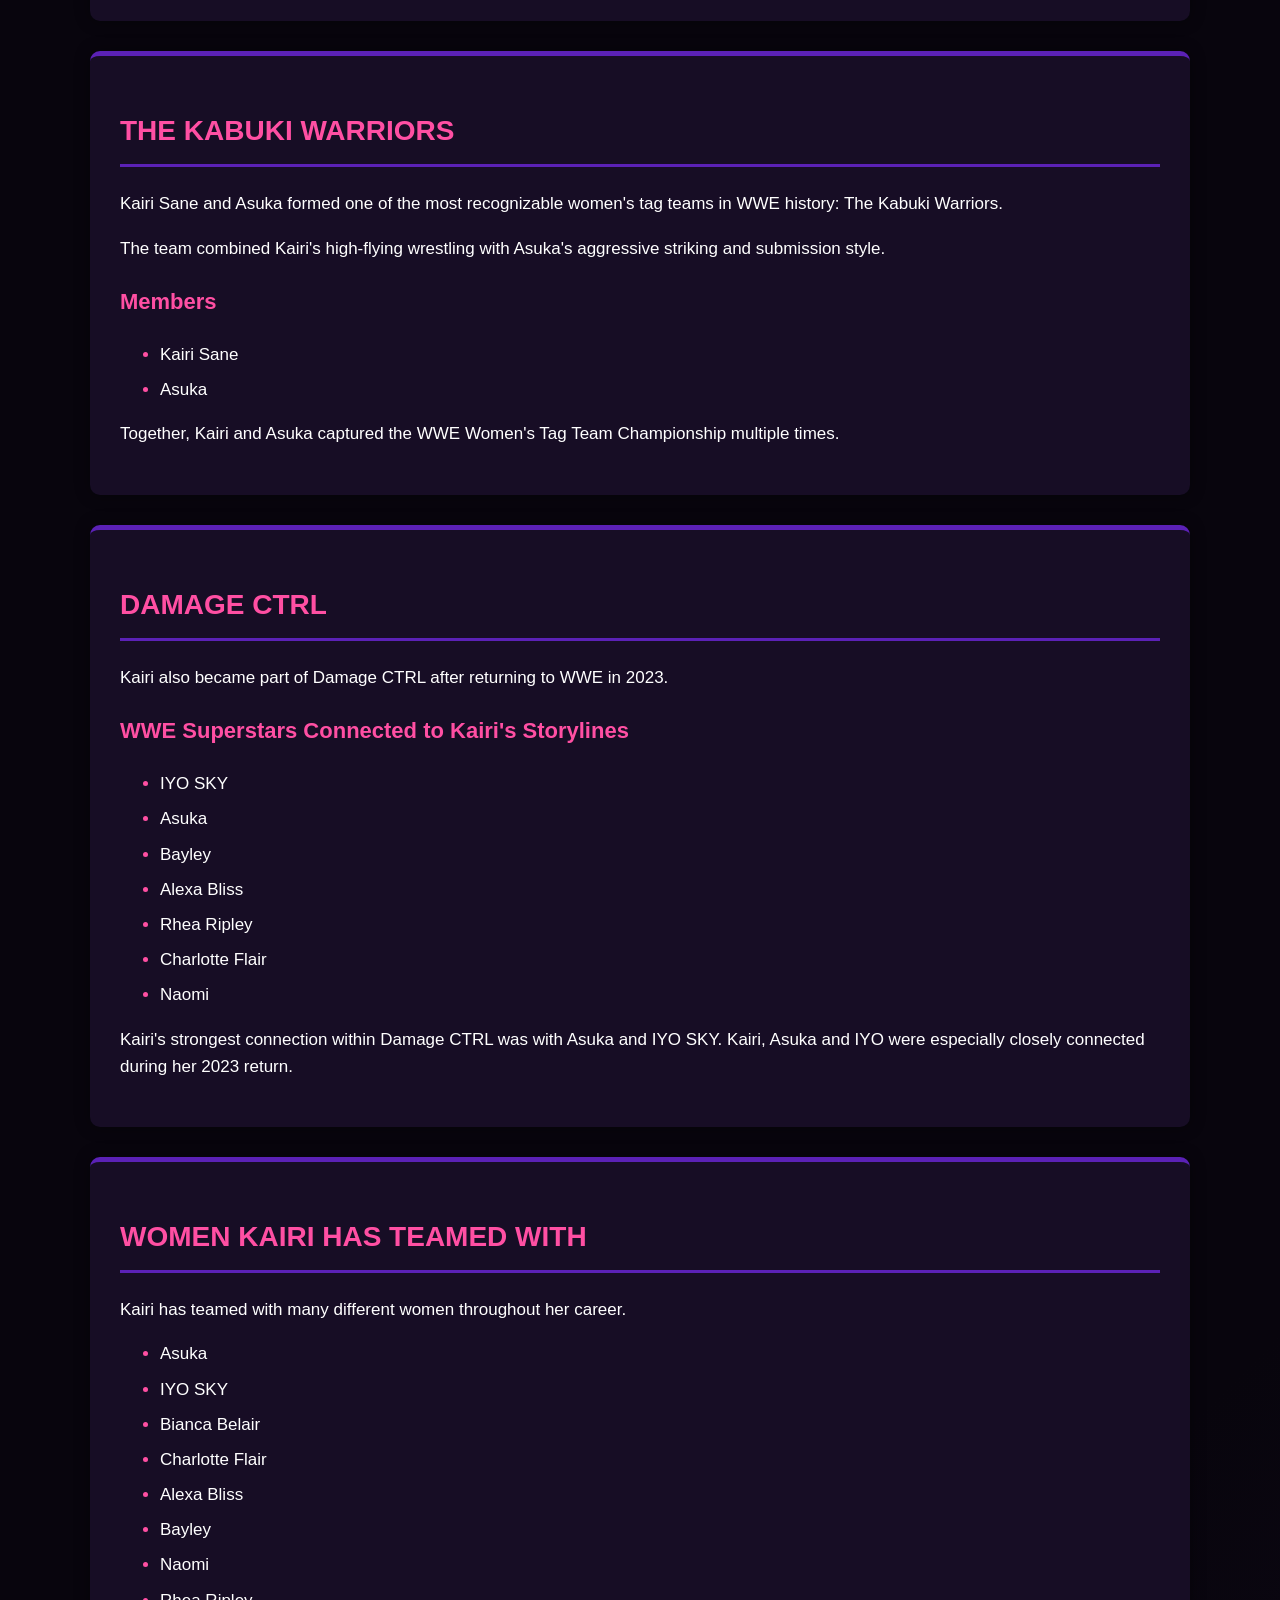
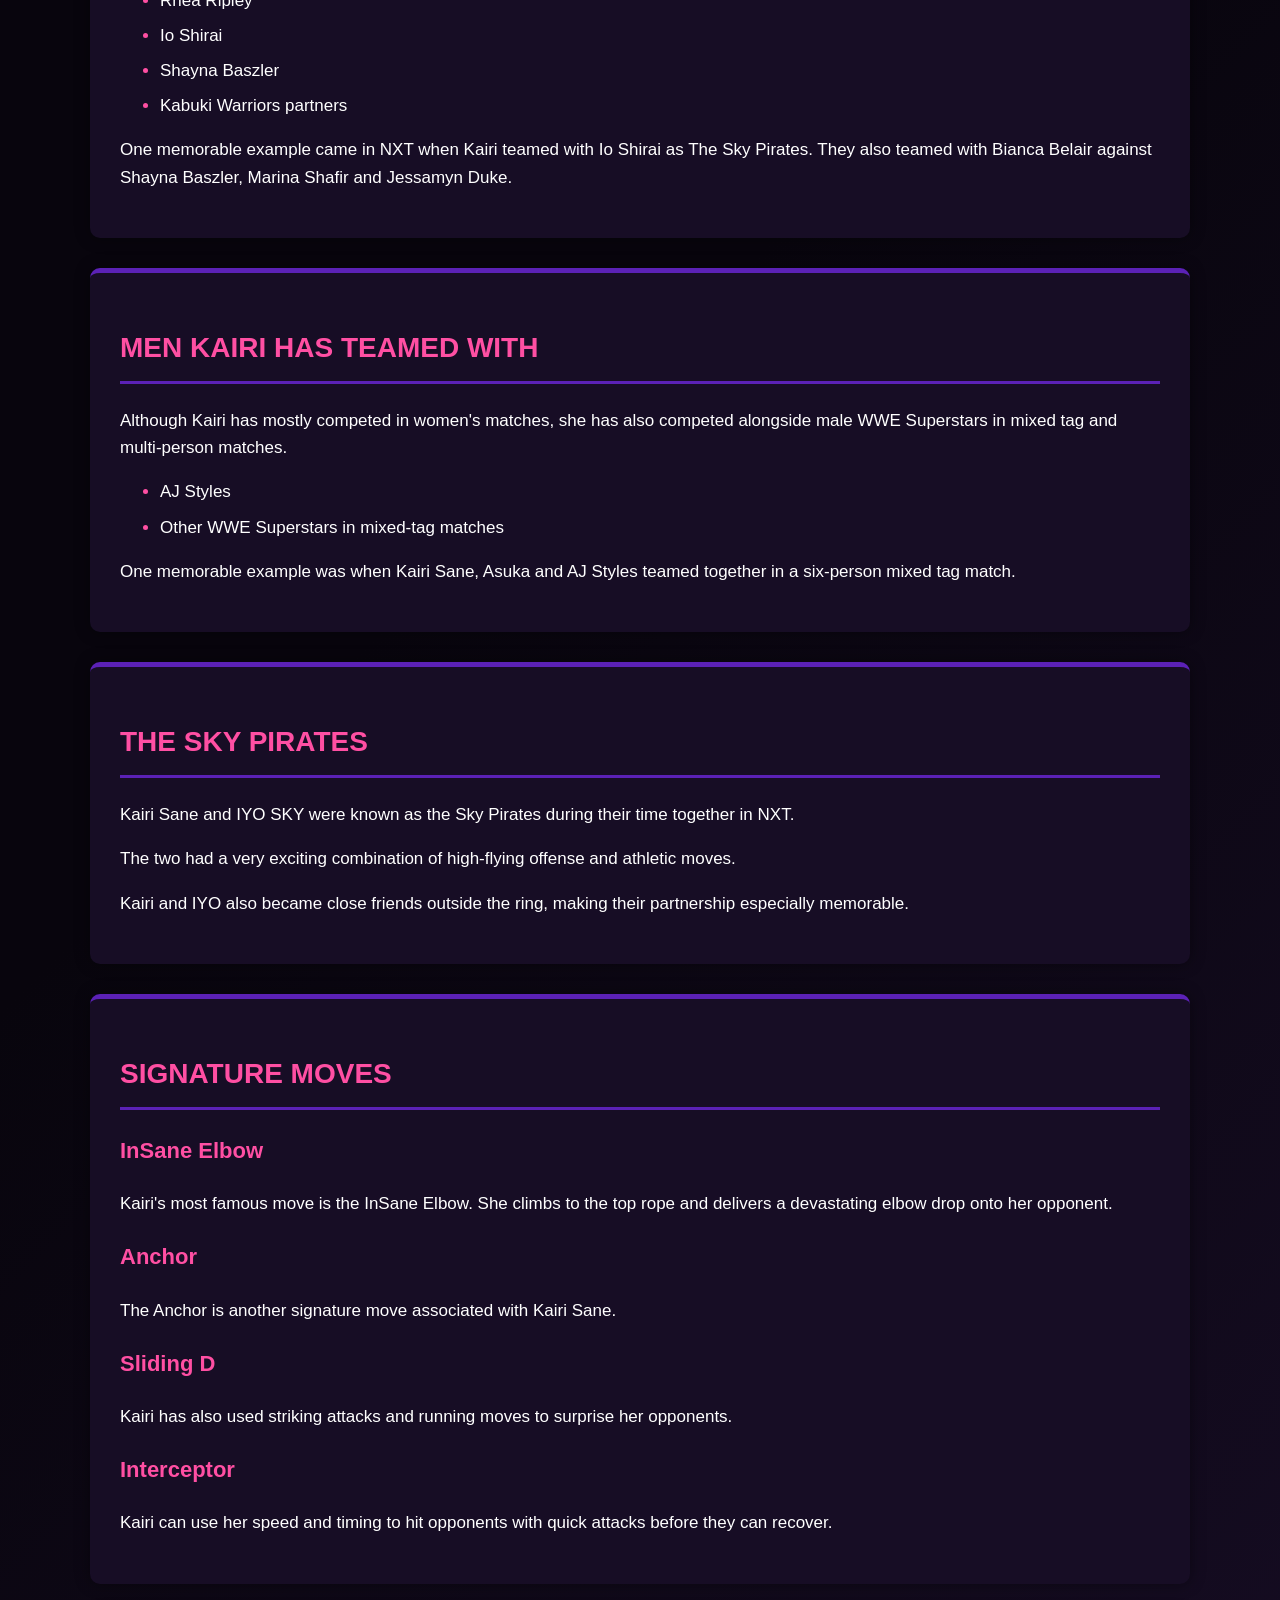
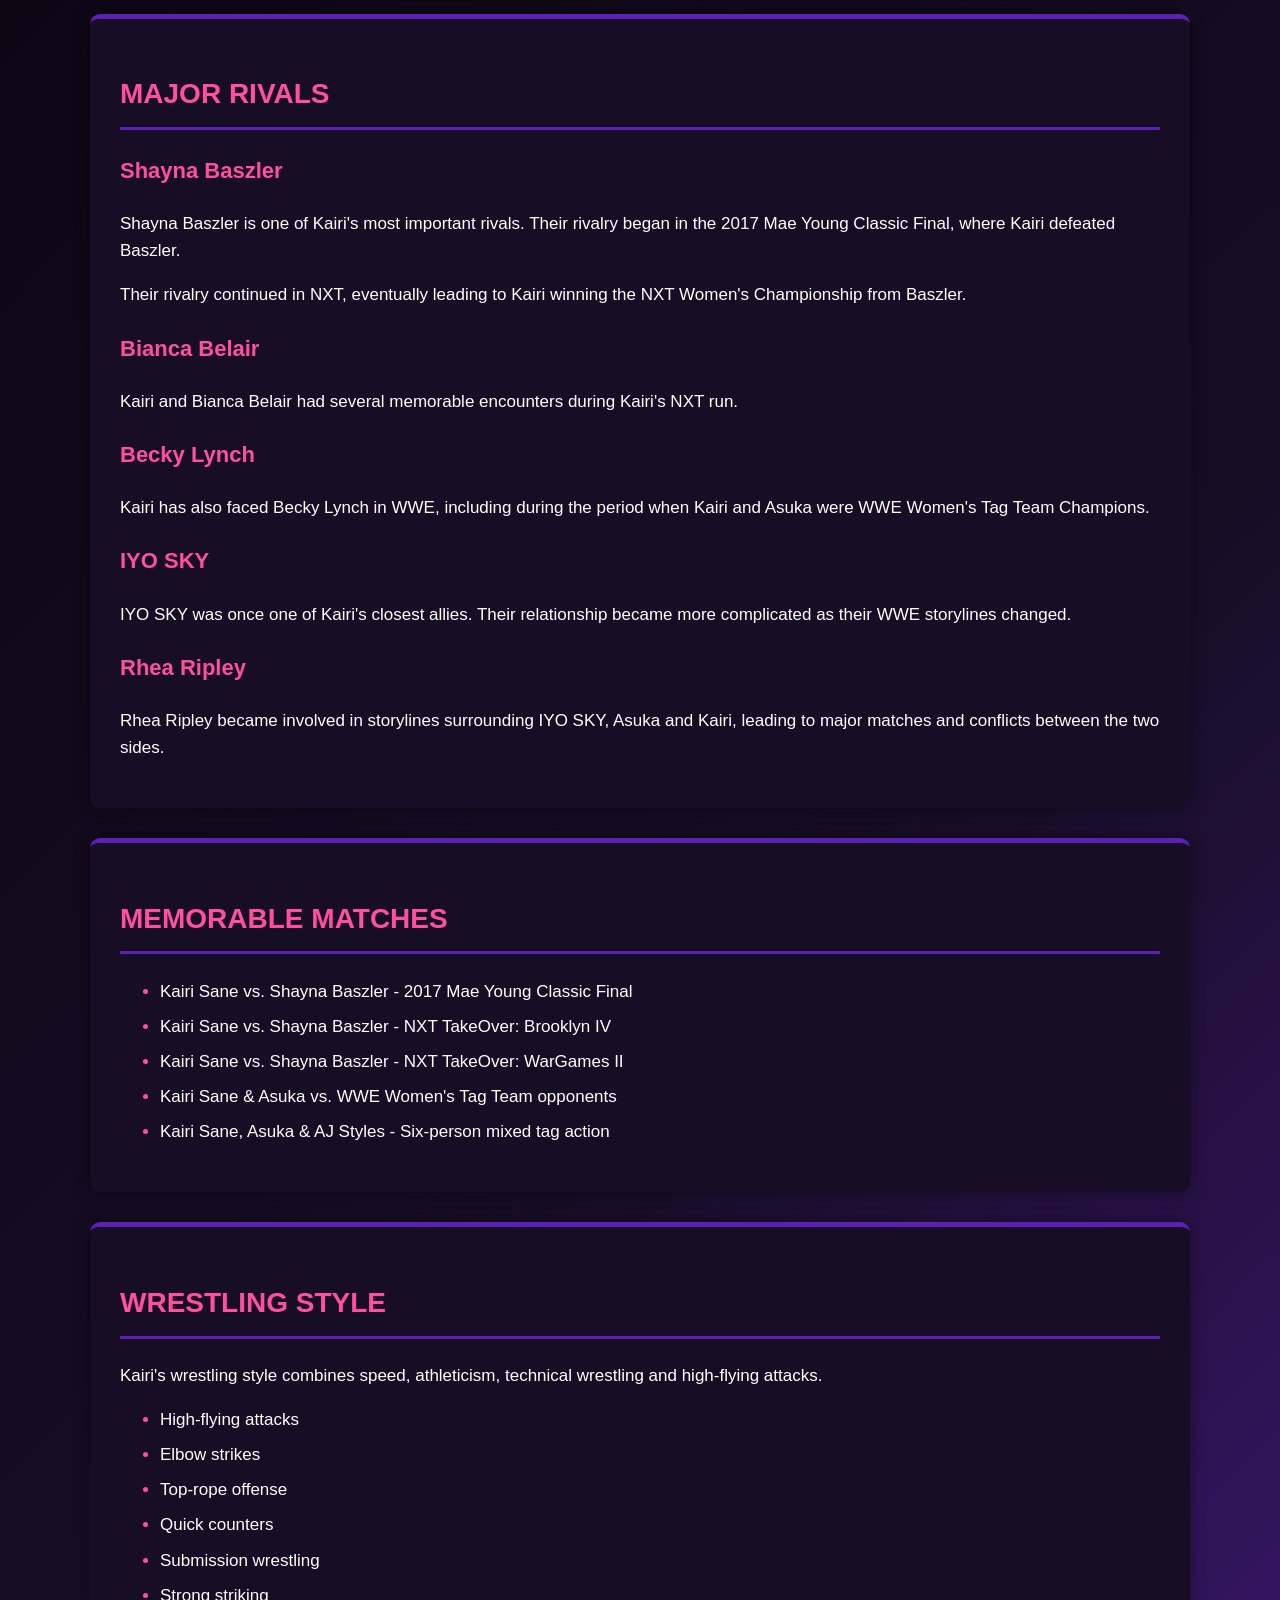
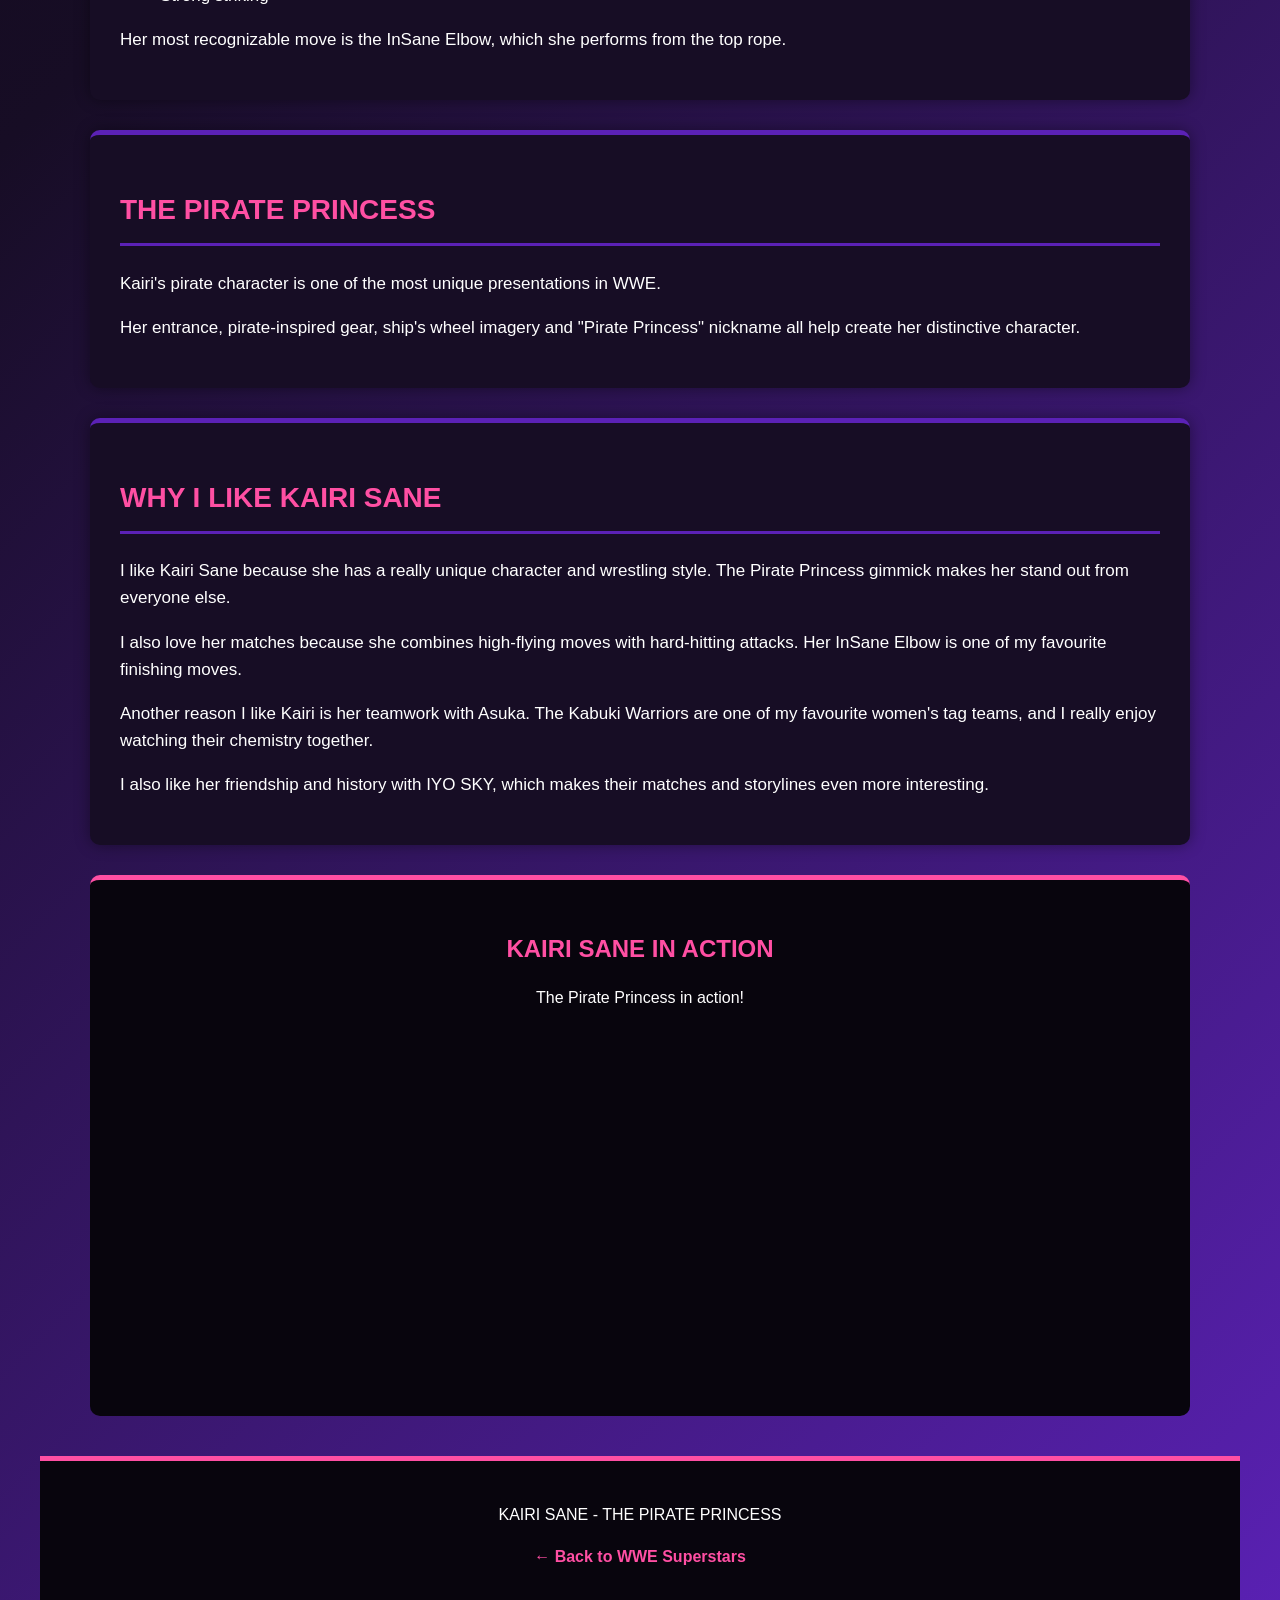
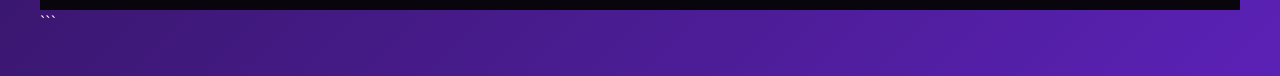
<file: KairiSane.html>
<!DOCTYPE html>

<html lang="en">

<head>
    <meta charset="UTF-8">
    <meta name="viewport" content="width=device-width, initial-scale=1.0">

```
<title>Kairi Sane | The Pirate Princess</title>

<link rel="stylesheet" href="KairiSane.css">
```

</head>

<body>

```
<header>

    <a href="index.html" class="back-button">
        ← Back to WWE Superstars
    </a>

    <h1>KAIRI SANE</h1>

    <p class="subtitle">
        The Pirate Princess
    </p>

</header>


<main>

    <!-- HERO -->

    <section class="hero">

        <img src="Screenshot 2026-09-30 9.44.12 AM.png"
             alt="Kairi Sane - The Pirate Princess"
             class="kairi-image">

        <div class="hero-text">

            <h2>THE PIRATE PRINCESS</h2>

            <p>
                Kairi Sane is a Japanese professional wrestler known as
                "The Pirate Princess." She is famous for her incredible
                elbow drop, high-flying wrestling style, athleticism and
                pirate-themed character.
            </p>

            <p>
                Kairi became a major star in WWE after winning the
                inaugural Mae Young Classic in 2017 and later becoming
                NXT Women's Champion.
            </p>

        </div>

    </section>


    <!-- ABOUT -->

    <section class="info">

        <h2>ABOUT KAIRI SANE</h2>

        <p>
            Kairi Sane was born in Yamaguchi, Japan and became known
            around the world for her wrestling ability and unique
            personality.
        </p>

        <p>
            Before becoming a WWE Superstar, Kairi competed in Japan
            and became one of the most successful wrestlers of her
            generation.
        </p>

        <p>
            In WWE, Kairi became known as The Pirate Princess. Her
            entrance, pirate-inspired gear and famous InSane Elbow
            helped make her one of the most recognizable wrestlers in
            the women's division.
        </p>

    </section>


    <!-- ACHIEVEMENTS -->

    <section class="info">

        <h2>ACHIEVEMENTS</h2>

        <ul>

            <li>2017 Mae Young Classic winner</li>

            <li>NXT Women's Champion</li>

            <li>WWE Women's Tag Team Champion</li>

            <li>IWGP Women's Champion</li>

            <li>Multiple-time tag team champion in Japan</li>

            <li>Former WWE Women's Tag Team Champion with Asuka</li>

        </ul>

        <p>
            One of Kairi's biggest WWE achievements was winning the
            inaugural Mae Young Classic in 2017. She later defeated
            Shayna Baszler at NXT TakeOver: Brooklyn IV to become
            NXT Women's Champion.
        </p>

    </section>


    <!-- KABUKI WARRIORS -->

    <section class="info">

        <h2>THE KABUKI WARRIORS</h2>

        <p>
            Kairi Sane and Asuka formed one of the most recognizable
            women's tag teams in WWE history: The Kabuki Warriors.
        </p>

        <p>
            The team combined Kairi's high-flying wrestling with
            Asuka's aggressive striking and submission style.
        </p>

        <h3>Members</h3>

        <ul>

            <li>Kairi Sane</li>

            <li>Asuka</li>

        </ul>

        <p>
            Together, Kairi and Asuka captured the WWE Women's Tag Team
            Championship multiple times.
        </p>

    </section>


    <!-- DAMAGE CTRL -->

    <section class="info">

        <h2>DAMAGE CTRL</h2>

        <p>
            Kairi also became part of Damage CTRL after returning to WWE
            in 2023.
        </p>

        <h3>WWE Superstars Connected to Kairi's Storylines</h3>

        <ul>

            <li>IYO SKY</li>

            <li>Asuka</li>

            <li>Bayley</li>

            <li>Alexa Bliss</li>

            <li>Rhea Ripley</li>

            <li>Charlotte Flair</li>

            <li>Naomi</li>

        </ul>

        <p>
            Kairi's strongest connection within Damage CTRL was with
            Asuka and IYO SKY. Kairi, Asuka and IYO were especially
            closely connected during her 2023 return.
        </p>

    </section>


    <!-- WOMEN SHE HAS TEAMED WITH -->

    <section class="info">

        <h2>WOMEN KAIRI HAS TEAMED WITH</h2>

        <p>
            Kairi has teamed with many different women throughout her
            career.
        </p>

        <ul>

            <li>Asuka</li>

            <li>IYO SKY</li>

            <li>Bianca Belair</li>

            <li>Charlotte Flair</li>

            <li>Alexa Bliss</li>

            <li>Bayley</li>

            <li>Naomi</li>

            <li>Rhea Ripley</li>

            <li>Io Shirai</li>

            <li>Shayna Baszler</li>

            <li>Kabuki Warriors partners</li>

        </ul>

        <p>
            One memorable example came in NXT when Kairi teamed with
            Io Shirai as The Sky Pirates. They also teamed with Bianca
            Belair against Shayna Baszler, Marina Shafir and
            Jessamyn Duke.
        </p>

    </section>


    <!-- MEN SHE HAS TEAMED WITH -->

    <section class="info">

        <h2>MEN KAIRI HAS TEAMED WITH</h2>

        <p>
            Although Kairi has mostly competed in women's matches,
            she has also competed alongside male WWE Superstars in
            mixed tag and multi-person matches.
        </p>

        <ul>

            <li>AJ Styles</li>

            <li>Other WWE Superstars in mixed-tag matches</li>

        </ul>

        <p>
            One memorable example was when Kairi Sane, Asuka and AJ
            Styles teamed together in a six-person mixed tag match.
        </p>

    </section>


    <!-- SKY PIRATES -->

    <section class="info">

        <h2>THE SKY PIRATES</h2>

        <p>
            Kairi Sane and IYO SKY were known as the Sky Pirates during
            their time together in NXT.
        </p>

        <p>
            The two had a very exciting combination of high-flying
            offense and athletic moves.
        </p>

        <p>
            Kairi and IYO also became close friends outside the ring,
            making their partnership especially memorable.
        </p>

    </section>


    <!-- SIGNATURE MOVES -->

    <section class="info">

        <h2>SIGNATURE MOVES</h2>

        <h3>InSane Elbow</h3>

        <p>
            Kairi's most famous move is the InSane Elbow. She climbs
            to the top rope and delivers a devastating elbow drop onto
            her opponent.
        </p>

        <h3>Anchor</h3>

        <p>
            The Anchor is another signature move associated with
            Kairi Sane.
        </p>

        <h3>Sliding D</h3>

        <p>
            Kairi has also used striking attacks and running moves to
            surprise her opponents.
        </p>

        <h3>Interceptor</h3>

        <p>
            Kairi can use her speed and timing to hit opponents with
            quick attacks before they can recover.
        </p>

    </section>


    <!-- MAJOR RIVALS -->

    <section class="info">

        <h2>MAJOR RIVALS</h2>

        <h3>Shayna Baszler</h3>

        <p>
            Shayna Baszler is one of Kairi's most important rivals.
            Their rivalry began in the 2017 Mae Young Classic Final,
            where Kairi defeated Baszler.
        </p>

        <p>
            Their rivalry continued in NXT, eventually leading to
            Kairi winning the NXT Women's Championship from Baszler.
        </p>

        <h3>Bianca Belair</h3>

        <p>
            Kairi and Bianca Belair had several memorable encounters
            during Kairi's NXT run.
        </p>

        <h3>Becky Lynch</h3>

        <p>
            Kairi has also faced Becky Lynch in WWE, including during
            the period when Kairi and Asuka were WWE Women's Tag Team
            Champions.
        </p>

        <h3>IYO SKY</h3>

        <p>
            IYO SKY was once one of Kairi's closest allies. Their
            relationship became more complicated as their WWE
            storylines changed.
        </p>

        <h3>Rhea Ripley</h3>

        <p>
            Rhea Ripley became involved in storylines surrounding
            IYO SKY, Asuka and Kairi, leading to major matches and
            conflicts between the two sides.
        </p>

    </section>


    <!-- MAJOR MATCHES -->

    <section class="info">

        <h2>MEMORABLE MATCHES</h2>

        <ul>

            <li>
                Kairi Sane vs. Shayna Baszler -
                2017 Mae Young Classic Final
            </li>

            <li>
                Kairi Sane vs. Shayna Baszler -
                NXT TakeOver: Brooklyn IV
            </li>

            <li>
                Kairi Sane vs. Shayna Baszler -
                NXT TakeOver: WarGames II
            </li>

            <li>
                Kairi Sane &amp; Asuka vs. WWE Women's Tag Team opponents
            </li>

            <li>
                Kairi Sane, Asuka &amp; AJ Styles -
                Six-person mixed tag action
            </li>

        </ul>

    </section>


    <!-- WRESTLING STYLE -->

    <section class="info">

        <h2>WRESTLING STYLE</h2>

        <p>
            Kairi's wrestling style combines speed, athleticism,
            technical wrestling and high-flying attacks.
        </p>

        <ul>

            <li>High-flying attacks</li>

            <li>Elbow strikes</li>

            <li>Top-rope offense</li>

            <li>Quick counters</li>

            <li>Submission wrestling</li>

            <li>Strong striking</li>

        </ul>

        <p>
            Her most recognizable move is the InSane Elbow, which she
            performs from the top rope.
        </p>

    </section>


    <!-- PIRATE PRINCESS -->

    <section class="info">

        <h2>THE PIRATE PRINCESS</h2>

        <p>
            Kairi's pirate character is one of the most unique
            presentations in WWE.
        </p>

        <p>
            Her entrance, pirate-inspired gear, ship's wheel imagery
            and "Pirate Princess" nickname all help create her
            distinctive character.
        </p>

    </section>


    <!-- WHY I LIKE HER -->

    <section class="info">

        <h2>WHY I LIKE KAIRI SANE</h2>

        <p>
            I like Kairi Sane because she has a really unique character
            and wrestling style. The Pirate Princess gimmick makes her
            stand out from everyone else.
        </p>

        <p>
            I also love her matches because she combines high-flying
            moves with hard-hitting attacks. Her InSane Elbow is one of
            my favourite finishing moves.
        </p>

        <p>
            Another reason I like Kairi is her teamwork with Asuka.
            The Kabuki Warriors are one of my favourite women's tag
            teams, and I really enjoy watching their chemistry together.
        </p>

        <p>
            I also like her friendship and history with IYO SKY, which
            makes their matches and storylines even more interesting.
        </p>

    </section>


    <!-- VIDEO / MUSIC -->

    <section class="video">

        <h2>KAIRI SANE IN ACTION</h2>

        <p>
            The Pirate Princess in action!
        </p>

        <!-- Spotify music embed -->

        <iframe
            style="border-radius:12px"
            src="https://open.spotify.com/embed/track/1MKagezDOjXudL4se0dmF9?utm_source=generator"
            width="100%"
            height="352"
            frameborder="0"
            allowfullscreen
            allow="autoplay; clipboard-write; encrypted-media; fullscreen; picture-in-picture"
            loading="lazy">
        </iframe>

    </section>

</main>


<!-- FOOTER -->

<footer>

    <p>
        KAIRI SANE - THE PIRATE PRINCESS
    </p>

    <p>
        <a href="index.html">
            ← Back to WWE Superstars
        </a>
    </p>

</footer>
```

</body>

</html>
</file>
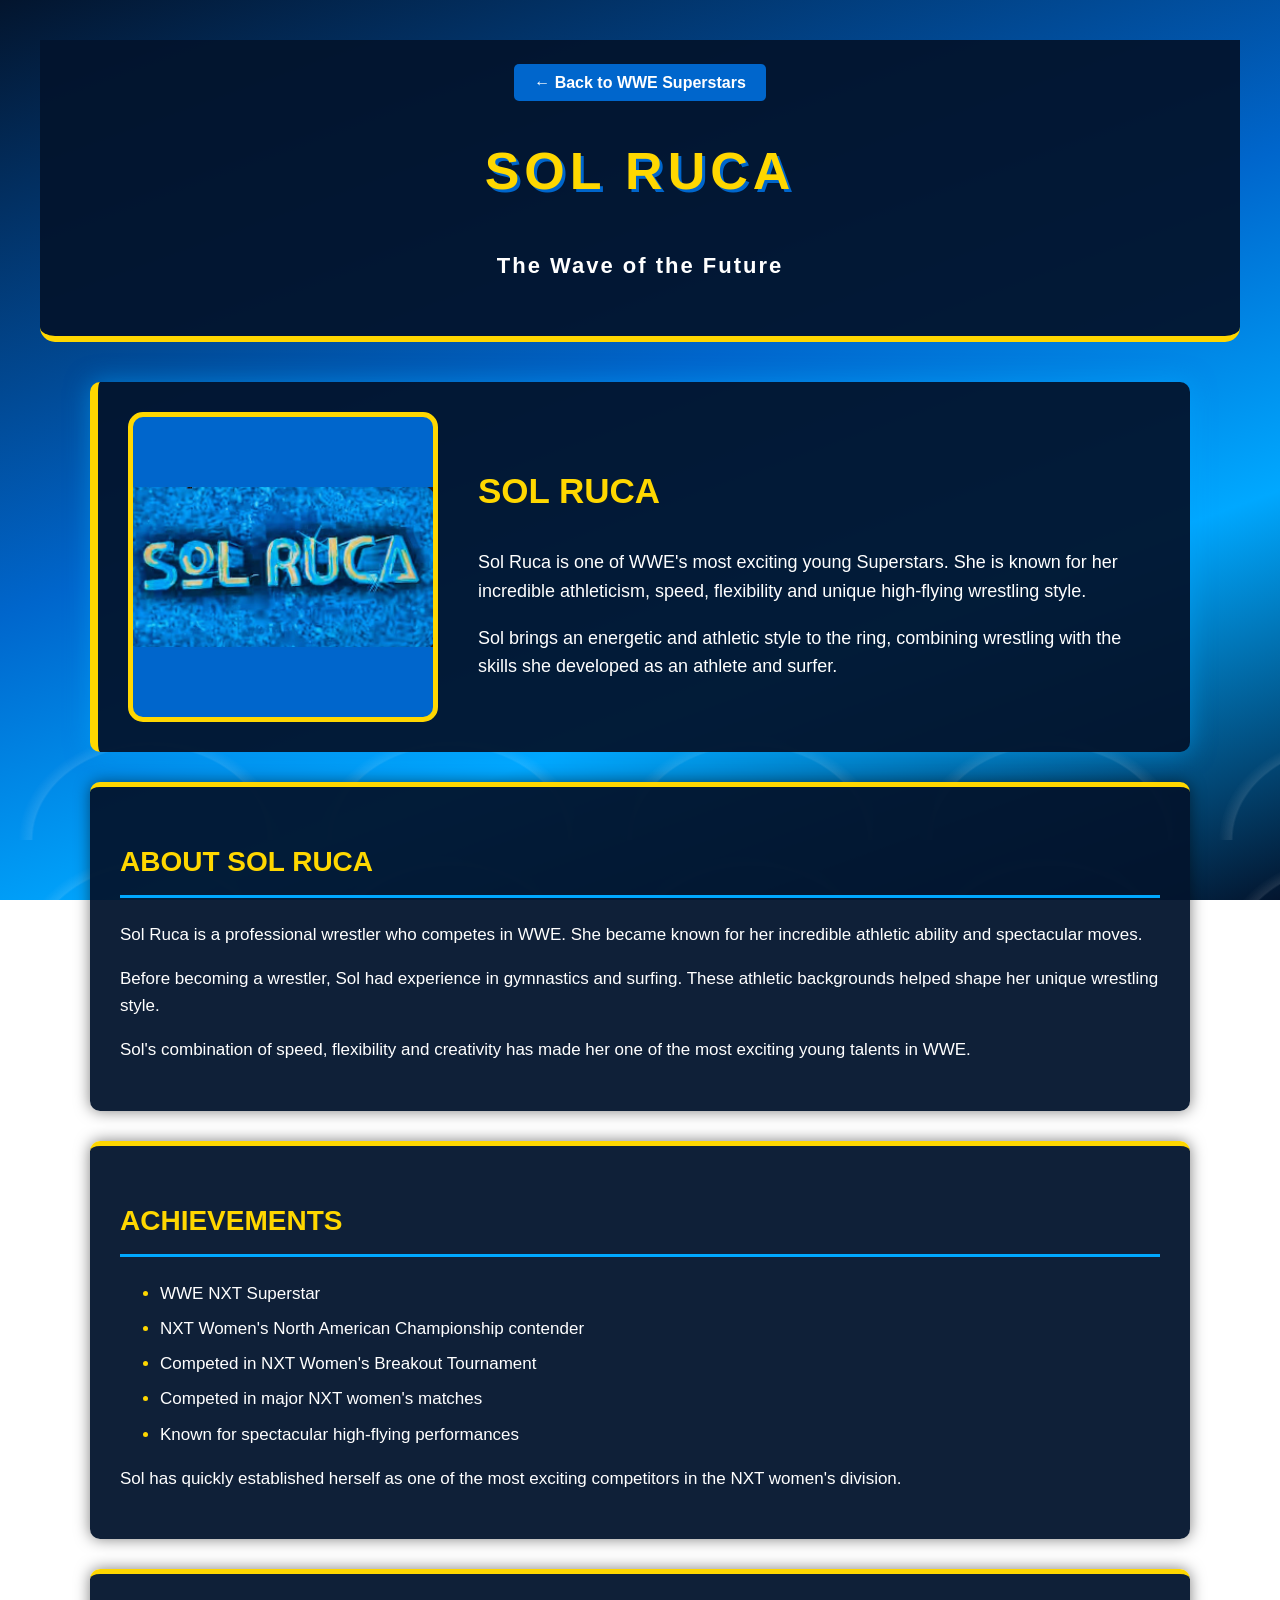
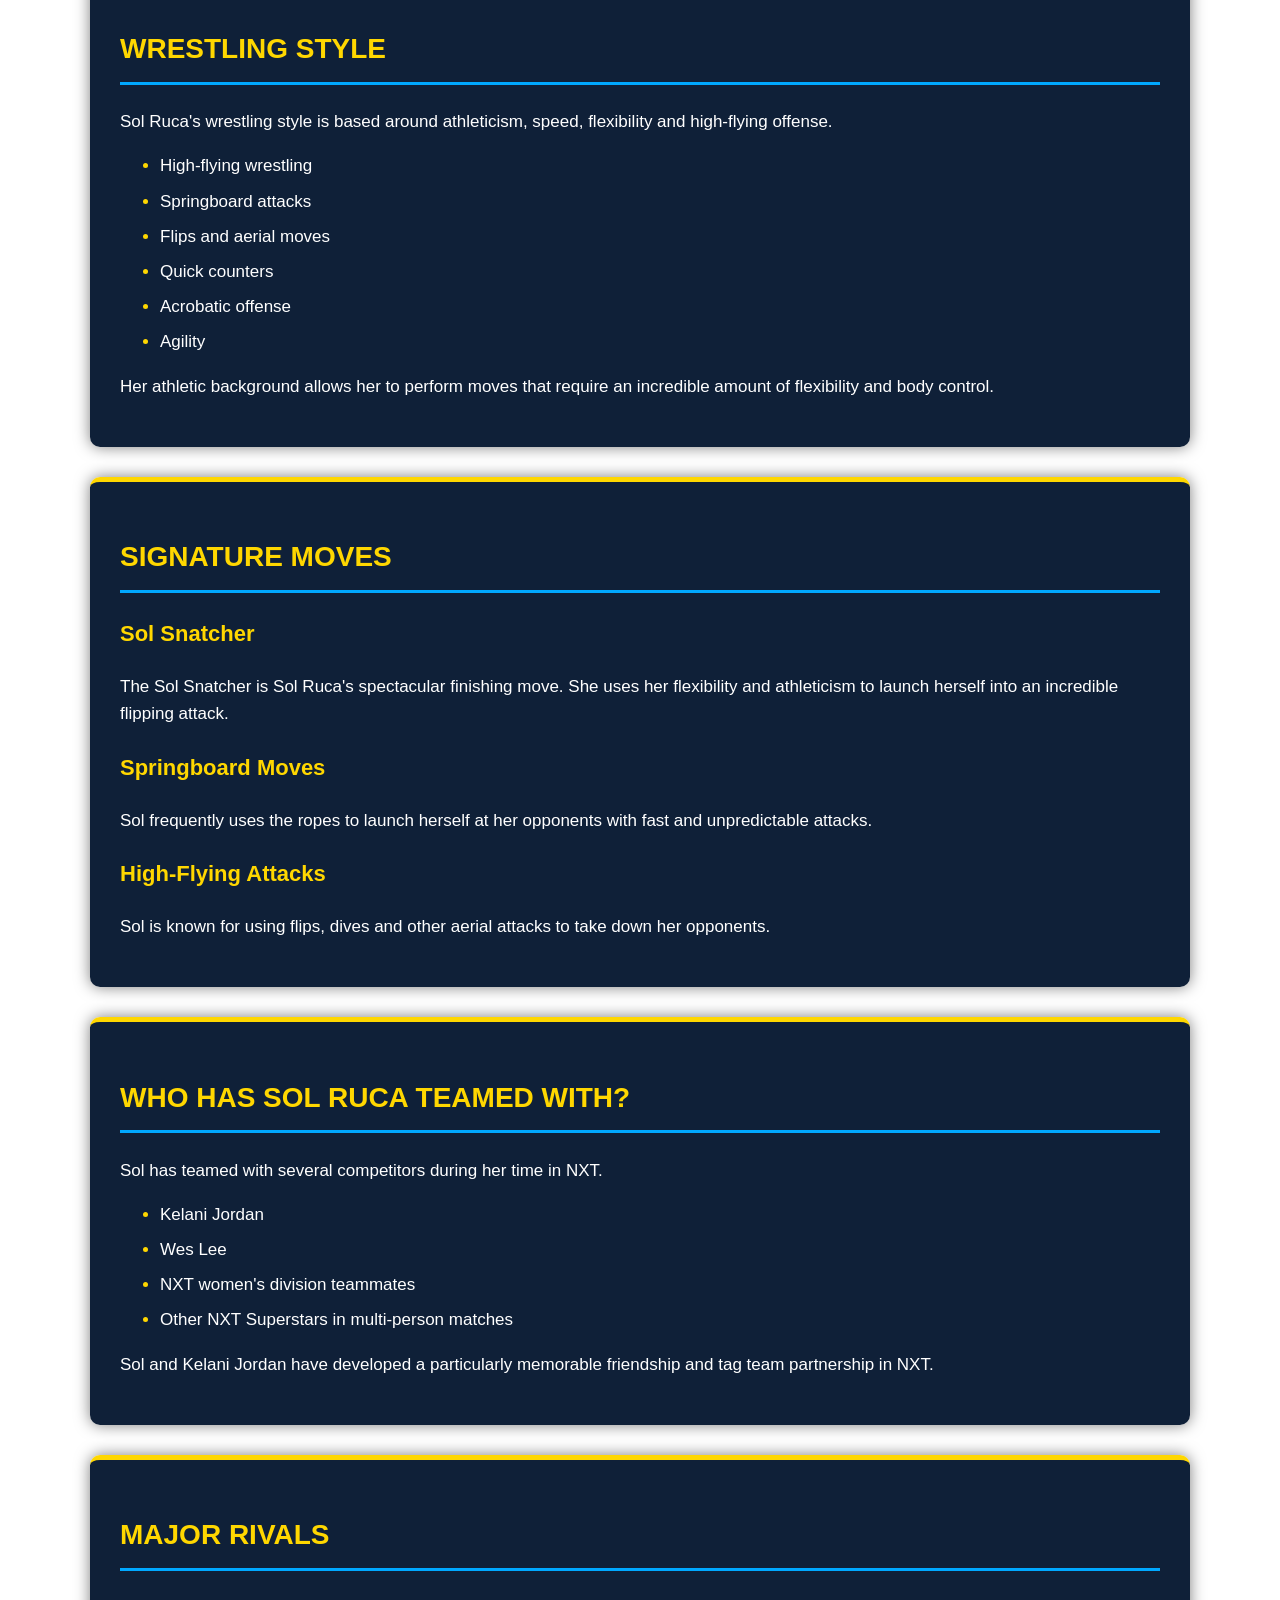
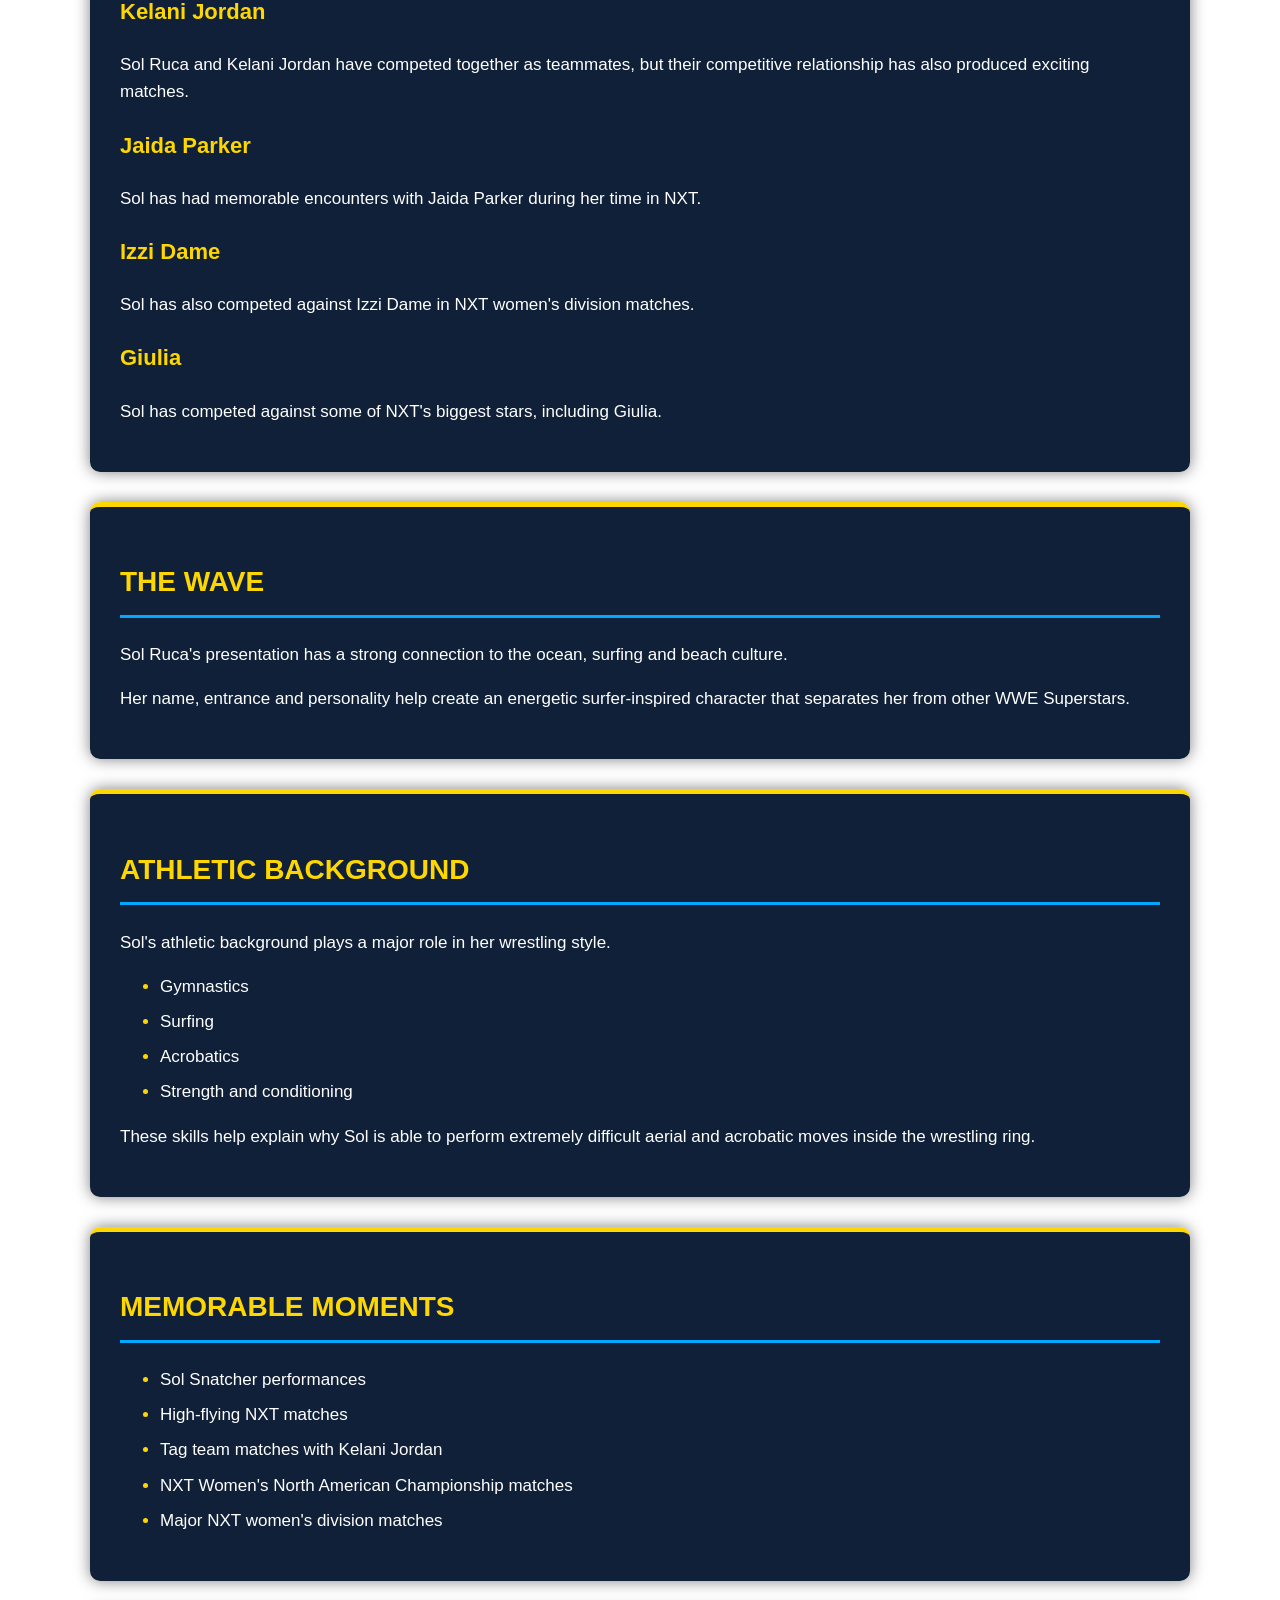
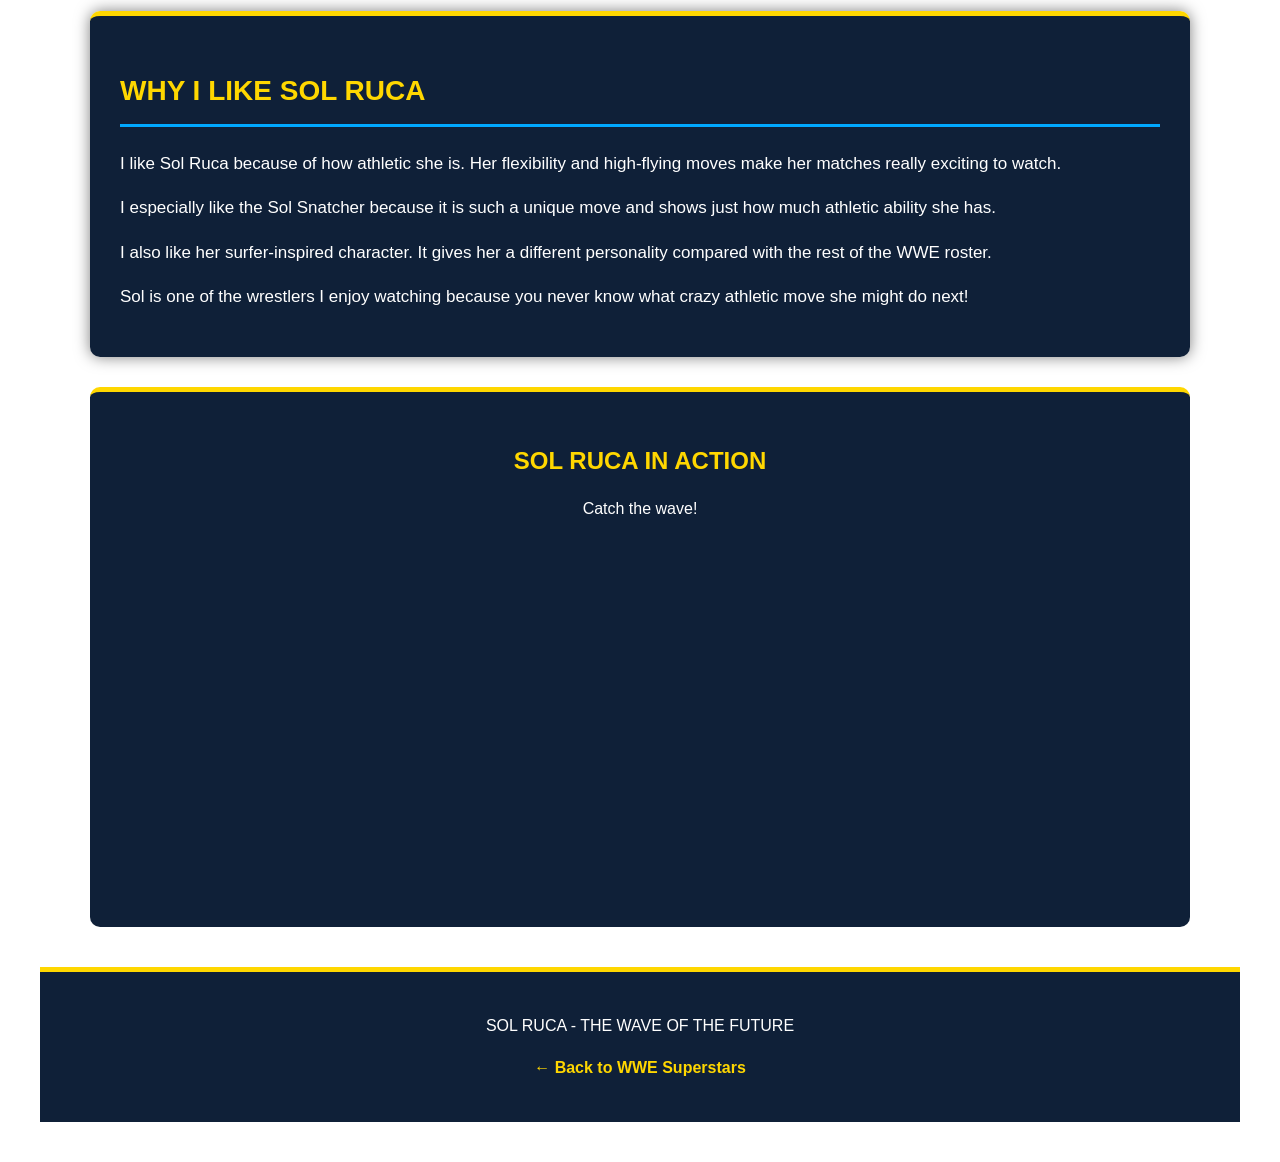
<file: SolRuca.html>
<!DOCTYPE html>
<html>
<head>
    <title>Sol Ruca</title>
    <link rel="stylesheet" href="SolRuca.css">
</head>

<body>

    <header>

        <a href="index.html" class="back-button">
            ← Back to WWE Superstars
        </a>

        <h1>SOL RUCA</h1>

        <p class="subtitle">
            The Wave of the Future
        </p>

    </header>


    <main>

        <!-- HERO -->

        <section class="hero">

            <img src="Screenshot 2026-09-30 9.51.57 AM.png"
                 alt="Sol Ruca"
                 class="sol-image">

            <div class="hero-text">

                <h2>SOL RUCA</h2>

                <p>
                    Sol Ruca is one of WWE's most exciting young Superstars.
                    She is known for her incredible athleticism, speed,
                    flexibility and unique high-flying wrestling style.
                </p>

                <p>
                    Sol brings an energetic and athletic style to the ring,
                    combining wrestling with the skills she developed as an
                    athlete and surfer.
                </p>

            </div>

        </section>


        <!-- ABOUT -->

        <section class="info">

            <h2>ABOUT SOL RUCA</h2>

            <p>
                Sol Ruca is a professional wrestler who competes in WWE.
                She became known for her incredible athletic ability and
                spectacular moves.
            </p>

            <p>
                Before becoming a wrestler, Sol had experience in
                gymnastics and surfing. These athletic backgrounds helped
                shape her unique wrestling style.
            </p>

            <p>
                Sol's combination of speed, flexibility and creativity has
                made her one of the most exciting young talents in WWE.
            </p>

        </section>


        <!-- ACHIEVEMENTS -->

        <section class="info">

            <h2>ACHIEVEMENTS</h2>

            <ul>

                <li>
                    WWE NXT Superstar
                </li>

                <li>
                    NXT Women's North American Championship contender
                </li>

                <li>
                    Competed in NXT Women's Breakout Tournament
                </li>

                <li>
                    Competed in major NXT women's matches
                </li>

                <li>
                    Known for spectacular high-flying performances
                </li>

            </ul>

            <p>
                Sol has quickly established herself as one of the most
                exciting competitors in the NXT women's division.
            </p>

        </section>


        <!-- WRESTLING STYLE -->

        <section class="info">

            <h2>WRESTLING STYLE</h2>

            <p>
                Sol Ruca's wrestling style is based around athleticism,
                speed, flexibility and high-flying offense.
            </p>

            <ul>

                <li>High-flying wrestling</li>

                <li>Springboard attacks</li>

                <li>Flips and aerial moves</li>

                <li>Quick counters</li>

                <li>Acrobatic offense</li>

                <li>Agility</li>

            </ul>

            <p>
                Her athletic background allows her to perform moves that
                require an incredible amount of flexibility and body
                control.
            </p>

        </section>


        <!-- SIGNATURE MOVES -->

        <section class="info">

            <h2>SIGNATURE MOVES</h2>

            <h3>Sol Snatcher</h3>

            <p>
                The Sol Snatcher is Sol Ruca's spectacular finishing move.
                She uses her flexibility and athleticism to launch herself
                into an incredible flipping attack.
            </p>

            <h3>Springboard Moves</h3>

            <p>
                Sol frequently uses the ropes to launch herself at her
                opponents with fast and unpredictable attacks.
            </p>

            <h3>High-Flying Attacks</h3>

            <p>
                Sol is known for using flips, dives and other aerial
                attacks to take down her opponents.
            </p>

        </section>


        <!-- TEAMS -->

        <section class="info">

            <h2>WHO HAS SOL RUCA TEAMED WITH?</h2>

            <p>
                Sol has teamed with several competitors during her time
                in NXT.
            </p>

            <ul>

                <li>Kelani Jordan</li>

                <li>Wes Lee</li>

                <li>NXT women's division teammates</li>

                <li>Other NXT Superstars in multi-person matches</li>

            </ul>

            <p>
                Sol and Kelani Jordan have developed a particularly
                memorable friendship and tag team partnership in NXT.
            </p>

        </section>


        <!-- MAJOR RIVALS -->

        <section class="info">

            <h2>MAJOR RIVALS</h2>

            <h3>Kelani Jordan</h3>

            <p>
                Sol Ruca and Kelani Jordan have competed together as
                teammates, but their competitive relationship has also
                produced exciting matches.
            </p>

            <h3>Jaida Parker</h3>

            <p>
                Sol has had memorable encounters with Jaida Parker during
                her time in NXT.
            </p>

            <h3>Izzi Dame</h3>

            <p>
                Sol has also competed against Izzi Dame in NXT women's
                division matches.
            </p>

            <h3>Giulia</h3>

            <p>
                Sol has competed against some of NXT's biggest stars,
                including Giulia.
            </p>

        </section>


        <!-- THE WAVE -->

        <section class="info">

            <h2>THE WAVE</h2>

            <p>
                Sol Ruca's presentation has a strong connection to the
                ocean, surfing and beach culture.
            </p>

            <p>
                Her name, entrance and personality help create an energetic
                surfer-inspired character that separates her from other
                WWE Superstars.
            </p>

        </section>


        <!-- ATHLETIC BACKGROUND -->

        <section class="info">

            <h2>ATHLETIC BACKGROUND</h2>

            <p>
                Sol's athletic background plays a major role in her
                wrestling style.
            </p>

            <ul>

                <li>Gymnastics</li>

                <li>Surfing</li>

                <li>Acrobatics</li>

                <li>Strength and conditioning</li>

            </ul>

            <p>
                These skills help explain why Sol is able to perform
                extremely difficult aerial and acrobatic moves inside
                the wrestling ring.
            </p>

        </section>


        <!-- MEMORABLE MOMENTS -->

        <section class="info">

            <h2>MEMORABLE MOMENTS</h2>

            <ul>

                <li>
                    Sol Snatcher performances
                </li>

                <li>
                    High-flying NXT matches
                </li>

                <li>
                    Tag team matches with Kelani Jordan
                </li>

                <li>
                    NXT Women's North American Championship matches
                </li>

                <li>
                    Major NXT women's division matches
                </li>

            </ul>

        </section>


        <!-- WHY I LIKE SOL -->

        <section class="info">

            <h2>WHY I LIKE SOL RUCA</h2>

            <p>
                I like Sol Ruca because of how athletic she is. Her
                flexibility and high-flying moves make her matches really
                exciting to watch.
            </p>

            <p>
                I especially like the Sol Snatcher because it is such a
                unique move and shows just how much athletic ability she
                has.
            </p>

            <p>
                I also like her surfer-inspired character. It gives her
                a different personality compared with the rest of the
                WWE roster.
            </p>

            <p>
                Sol is one of the wrestlers I enjoy watching because you
                never know what crazy athletic move she might do next!
            </p>

        </section>


        <!-- VIDEO -->

        <section class="video">

            <h2>SOL RUCA IN ACTION</h2>

            <p>
                Catch the wave!
            </p>

            <!-- Add your YouTube video here -->
             <iframe data-testid="embed-iframe" style="border-radius:12px" src="https://open.spotify.com/embed/track/28JuPsNPBXOSjq6jMP2XgB?utm_source=generator&si=94f95d48b16d478f" width="100%" height="352" frameBorder="0" allowfullscreen="" allow="autoplay; clipboard-write; encrypted-media; fullscreen; picture-in-picture" loading="lazy"></iframe>
        </section>

    </main>


    <footer>

        <p>
            SOL RUCA - THE WAVE OF THE FUTURE
        </p>

        <p>
            <a href="index.html">
                ← Back to WWE Superstars
            </a>
        </p>

    </footer>

</body>
</html>
</file>
<file: styles.css>
/* ========================================
   WWE SUPERSTARS - MAIN STYLESHEET
   ======================================== */


/* ========================================
   COLOURS
   ======================================== */

:root {
    --black: #0B0B0F;
    --red: #E21B2D;
    --white: #F5F5F5;
}


/* ========================================
   PAGE
   ======================================== */

body {
    margin: 0;
    padding: 40px;

    background: var(--black);
    color: var(--white);

    font-family: Arial, Helvetica, sans-serif;
    line-height: 1.6;
}


/* ========================================
   WWE LOGO
   ======================================== */

.wwe-logo {
    width: 300px;
    height: auto;

    display: block;

    margin-bottom: 30px;

    border-radius: 0 0 15px 15px;
}


/* ========================================
   MAIN TITLE
   ======================================== */

h1 {
    color: var(--white);

    font-size: 42px;
    text-transform: uppercase;
    letter-spacing: 2px;

    border-left: 7px solid var(--red);

    padding-left: 15px;

    margin-bottom: 30px;
}


/* ========================================
   SUPERSTAR NAVIGATION
   ======================================== */

.superstar-list {
    list-style: none;

    display: flex;
    flex-wrap: wrap;

    gap: 15px;

    padding: 0;

    margin: 0 0 40px 0;
}


/* Each superstar item */

.superstar-list li {
    display: flex;

    align-items: center;

    gap: 12px;

    background: var(--red);

    border-radius: 6px;

    padding: 8px 15px;

    transition: 0.2s ease;
}


/* Hover effect */

.superstar-list li:hover {
    background: var(--white);

    transform: translateY(-3px);
}


/* Superstar links */

.superstar-list li a {
    color: var(--white);

    text-decoration: none;

    font-weight: bold;

    font-size: 18px;
}


/* Change link colour on hover */

.superstar-list li:hover a {
    color: var(--black);
}


/* ========================================
   SMALL WRESTLER LOGOS
   ======================================== */

.superstar-logo {
    width: 60px;
    height: 60px;

    object-fit: contain;

    display: block;

    margin: 0;

    border-radius: 5px;
}


/* ========================================
   PARAGRAPHS
   ======================================== */

p {
    max-width: 1100px;

    font-size: 17px;

    margin-bottom: 20px;
}


/* ========================================
   WRESTLER INFORMATION LIST
   ======================================== */

body > ul:not(.superstar-list) {
    max-width: 1200px;

    padding-left: 25px;

    list-style: disc;
}


/* Individual wrestler information */

body > ul:not(.superstar-list) li {
    margin-bottom: 12px;

    color: var(--white);
}


/* Wrestler names */

body > ul:not(.superstar-list) li strong {
    color: var(--red);
}


/* ========================================
   NORMAL LINKS
   ======================================== */

a {
    color: var(--red);
}

a:hover {
    color: var(--white);
}


/* ========================================
   DIVIDER
   ======================================== */

hr {
    border: 0;

    height: 3px;

    background: var(--red);

    margin: 30px 0;
}


/* ========================================
   MOBILE / SMALL SCREEN
   ======================================== */

@media (max-width: 700px) {

    body {
        padding: 20px;
    }


    .wwe-logo {
        width: 220px;
    }


    h1 {
        font-size: 32px;
    }


    .superstar-list {
        flex-direction: column;

        align-items: flex-start;
    }


    .superstar-list li {
        width: auto;
    }


    .superstar-logo {
        width: 50px;
        height: 50px;
    }

}
</file>
<file: AJStyles.css>
:root {
    --blue: #0066ff;
    --dark-blue: #003b8e;
    --black: #080b12;
    --white: #ffffff;
}

/* MAIN PAGE */

body {
    margin: 0;
    padding: 40px;
    background: linear-gradient(
        135deg,
        var(--black) 0%,
        var(--black) 50%,
        var(--blue) 100%
    );

    color: var(--white);
    font-family: Arial, Helvetica, sans-serif;
    line-height: 1.6;
}


/* HEADER */

header {
    text-align: center;
    padding: 30px;
    background-color: var(--black);
    border-bottom: 6px solid var(--blue);
}

h1 {
    color: var(--white);
    font-size: 50px;
    text-transform: uppercase;
    letter-spacing: 4px;
    text-shadow: 3px 3px var(--blue);
}

.subtitle {
    color: var(--white);
    font-size: 20px;
    font-weight: bold;
}


/* BACK BUTTON */

.back-button {
    color: var(--white);
    background-color: var(--blue);
    padding: 10px 20px;
    text-decoration: none;
    font-weight: bold;
    border-radius: 5px;
}

.back-button:hover {
    background-color: var(--white);
    color: var(--black);
}


/* MAIN CONTENT */

main {
    max-width: 1100px;
    margin: 40px auto;
}


/* HERO SECTION */

.hero {
    display: flex;
    align-items: center;
    gap: 40px;

    padding: 30px;

    background-color: var(--black);

    border-left: 8px solid var(--blue);
    border-radius: 10px;
}


/* AJ STYLES IMAGE */

.aj-image {
    width: 300px;
    height: 300px;

    object-fit: contain;

    border: 5px solid var(--blue);
    border-radius: 10px;
}


/* HERO TEXT */

.hero-text h2 {
    color: var(--white);
    font-size: 35px;
}

.hero-text p {
    color: var(--white);
    font-size: 18px;
}


/* INFORMATION BOXES */

.info {
    margin-top: 30px;
    padding: 30px;

    background-color: var(--black);

    border-top: 5px solid var(--blue);
    border-radius: 10px;
}

.info h2 {
    color: var(--white);
    font-size: 28px;

    text-transform: uppercase;

    border-bottom: 3px solid var(--blue);

    padding-bottom: 10px;
}

.info p {
    color: var(--white);
    font-size: 17px;
}

.info ul {
    color: var(--white);
    font-size: 17px;
}

.info li::marker {
    color: var(--blue);
}


/* FOOTER */

footer {
    margin-top: 40px;
    padding: 25px;

    text-align: center;

    background-color: var(--black);

    border-top: 5px solid var(--blue);
}

footer p {
    color: var(--white);
}

footer a {
    color: var(--white);
    font-weight: bold;
    text-decoration: none;
}

footer a:hover {
    color: var(--blue);
}


/* MOBILE */

@media (max-width: 750px) {

    body {
        padding: 20px;
    }

    h1 {
        font-size: 38px;
    }

    .hero {
        flex-direction: column;
    }

    .aj-image {
        width: 250px;
        height: 250px;
    }
}
</file>
<file: DragonLee.css>
:root {
    --grey: #808080;
    --dark-grey: #696969;
    --red: #E21B2D;
    --yellow: #FFD21F;
}


/* PAGE */

body {
    margin: 0;
    padding: 40px;

    background-color: var(--grey);

    font-family: Arial, Helvetica, sans-serif;

    line-height: 1.6;
}


/* HEADER */

header {
    text-align: center;

    padding: 30px;

    background-color: var(--dark-grey);

    border-bottom: 6px solid var(--red);
}


/* DRAGON LEE TITLE */

h1 {
    color: var(--yellow);

    font-size: 50px;

    text-transform: uppercase;

    letter-spacing: 4px;

    text-shadow: 3px 3px var(--red);
}


/* SUBTITLE */

.subtitle {
    color: var(--red);

    font-size: 20px;

    font-weight: bold;
}


/* BACK BUTTON */

.back-button {
    color: var(--yellow);

    background-color: var(--red);

    padding: 10px 20px;

    text-decoration: none;

    font-weight: bold;

    border-radius: 5px;
}

.back-button:hover {
    color: var(--red);

    background-color: var(--yellow);
}


/* MAIN */

main {
    max-width: 1100px;

    margin: 40px auto;
}


/* HERO */

.hero {
    display: flex;

    align-items: center;

    gap: 40px;

    padding: 30px;

    background-color: var(--dark-grey);

    border-left: 8px solid var(--red);

    border-radius: 10px;
}


/* DRAGON LEE IMAGE */

.dragon-image {
    width: 300px;

    height: 300px;

    object-fit: contain;

    border: 5px solid var(--yellow);

    border-radius: 10px;
}


/* HERO HEADING */

.hero-text h2 {
    color: var(--red);

    font-size: 35px;
}


/* HERO TEXT */

.hero-text p {
    color: var(--yellow);

    font-size: 18px;
}


/* INFORMATION SECTIONS */

.info {
    margin-top: 30px;

    padding: 30px;

    background-color: var(--dark-grey);

    border-top: 5px solid var(--red);

    border-radius: 10px;
}


/* SECTION HEADINGS */

.info h2 {
    color: var(--red);

    font-size: 28px;

    text-transform: uppercase;

    border-bottom: 3px solid var(--yellow);

    padding-bottom: 10px;
}


/* INFORMATION TEXT */

.info p {
    color: var(--yellow);

    font-size: 17px;
}


/* LISTS */

.info ul {
    color: var(--yellow);

    font-size: 17px;
}


/* LIST BULLETS */

.info li::marker {
    color: var(--red);
}


/* FOOTER */

footer {
    margin-top: 40px;

    padding: 25px;

    text-align: center;

    background-color: var(--dark-grey);

    border-top: 5px solid var(--red);
}


footer p {
    color: var(--yellow);
}


footer a {
    color: var(--red);

    font-weight: bold;

    text-decoration: none;
}


footer a:hover {
    color: var(--yellow);
}


/* MOBILE */

@media (max-width: 750px) {

    body {
        padding: 20px;
    }

    h1 {
        font-size: 38px;
    }

    .hero {
        flex-direction: column;
    }

    .dragon-image {
        width: 250px;
        height: 250px;
    }

}
</file>
<file: IYOSky.css>
:root {
    --black: #050505;
    --dark-black: #101010;
    --green: #00ff66;
    --bright-green: #39ff88;
    --dark-green: #087a38;
    --white: #ffffff;
}

body {
    margin: 0;
    padding: 40px;
    background-color: var(--black);
    color: var(--green);
    font-family: Arial, Helvetica, sans-serif;
    line-height: 1.6;
}

/* HEADER */

header {
    text-align: center;
    padding: 30px;
    background-color: var(--dark-black);
    border-bottom: 5px solid var(--green);
}

h1 {
    color: var(--green);
    font-size: 55px;
    text-transform: uppercase;
    letter-spacing: 5px;
    text-shadow: 0 0 12px var(--dark-green);
}

.subtitle {
    color: var(--bright-green);
    font-size: 22px;
    font-weight: bold;
}

.back-button {
    display: inline-block;
    color: var(--black);
    background-color: var(--green);
    padding: 10px 20px;
    text-decoration: none;
    font-weight: bold;
    border-radius: 5px;
    transition: 0.2s ease;
}

.back-button:hover {
    background-color: var(--white);
    color: var(--black);
}

/* MAIN */

main {
    max-width: 1100px;
    margin: 40px auto;
}

/* HERO */

.hero {
    display: flex;
    align-items: center;
    gap: 40px;
    padding: 30px;
    background-color: var(--dark-black);
    border-left: 7px solid var(--green);
    border-radius: 10px;
}

.iyo-image {
    width: 300px;
    height: 300px;
    object-fit: contain;
    border: 4px solid var(--green);
    border-radius: 10px;
}

.hero-text h2 {
    color: var(--green);
    font-size: 35px;
}

.hero-text p {
    color: var(--white);
    font-size: 18px;
}

/* INFORMATION BOXES */

.info {
    margin-top: 30px;
    padding: 30px;
    background-color: var(--dark-black);
    border-top: 4px solid var(--green);
    border-radius: 10px;
}

.info h2 {
    color: var(--green);
    font-size: 28px;
    text-transform: uppercase;
    border-bottom: 2px solid var(--dark-green);
    padding-bottom: 10px;
}

.info h3 {
    color: var(--bright-green);
    font-size: 22px;
}

.info p {
    color: var(--white);
    font-size: 17px;
}

.info ul {
    color: var(--white);
    font-size: 17px;
}

.info li {
    margin-bottom: 8px;
}

.info li::marker {
    color: var(--green);
}

/* VIDEO */

.video {
    margin-top: 30px;
    padding: 30px;
    text-align: center;
    background-color: var(--dark-black);
    border-top: 4px solid var(--green);
    border-radius: 10px;
}

.video h2 {
    color: var(--green);
    margin-bottom: 20px;
}

.video iframe {
    max-width: 100%;
    border: 4px solid var(--green);
    border-radius: 8px;
}

.video a {
    color: var(--green);
    font-weight: bold;
    text-decoration: none;
}

.video a:hover {
    color: var(--white);
}

/* FOOTER */

footer {
    margin-top: 40px;
    padding: 25px;
    text-align: center;
    background-color: var(--dark-black);
    border-top: 4px solid var(--green);
}

footer p {
    color: var(--white);
}

footer a {
    color: var(--green);
    font-weight: bold;
    text-decoration: none;
}

footer a:hover {
    color: var(--white);
}

/* MOBILE */

@media (max-width: 750px) {

    body {
        padding: 20px;
    }

    h1 {
        font-size: 40px;
    }

    .hero {
        flex-direction: column;
        text-align: center;
    }

    .iyo-image {
        width: 250px;
        height: 250px;
    }

    .info {
        padding: 20px;
    }
}
</file>
<file: JeyUso.css>
:root {
    --black: #071007;
    --dark-green: #0b3d16;
    --green: #138a36;
    --bright-green: #22c55e;
    --orange: #ff7a00;
    --bright-orange: #ff9d2e;
    --white: #ffffff;
}


/* PAGE */

body {
    margin: 0;
    padding: 40px;

    background:
        linear-gradient(
            135deg,
            var(--black) 0%,
            var(--dark-green) 45%,
            var(--green) 70%,
            var(--bright-green) 100%
        );

    color: var(--orange);

    font-family: Arial, Helvetica, sans-serif;

    line-height: 1.6;
}


/* HEADER */

header {
    text-align: center;

    padding: 30px;

    background-color: var(--black);

    border-bottom: 6px solid var(--orange);
}


/* MAIN TITLE */

h1 {
    color: var(--orange);

    font-size: 52px;

    text-transform: uppercase;

    letter-spacing: 5px;

    text-shadow:
        3px 3px var(--dark-green);
}


/* SUBTITLE */

.subtitle {
    color: var(--orange);

    font-size: 22px;

    font-weight: bold;

    letter-spacing: 2px;
}


/* BACK BUTTON */

.back-button {
    color: var(--orange);

    background-color: var(--green);

    padding: 10px 20px;

    text-decoration: none;

    font-weight: bold;

    border-radius: 5px;
}


.back-button:hover {
    background-color: var(--orange);

    color: var(--black);
}


/* MAIN */

main {
    max-width: 1100px;

    margin: 40px auto;
}


/* HERO */

.hero {
    display: flex;

    align-items: center;

    gap: 40px;

    padding: 30px;

    background-color: var(--black);

    border-left: 8px solid var(--orange);

    border-radius: 10px;

    box-shadow: 0 0 20px rgba(255, 122, 0, 0.4);
}


/* JEY IMAGE */

.jey-image {
    width: 300px;

    height: 300px;

    object-fit: contain;

    border: 5px solid var(--orange);

    border-radius: 10px;

    background-color: var(--dark-green);
}


/* HERO TEXT */

.hero-text h2 {
    color: var(--orange);

    font-size: 35px;

    text-transform: uppercase;
}


.hero-text p {
    color: var(--orange);

    font-size: 18px;
}


/* INFORMATION BOXES */

.info {
    margin-top: 30px;

    padding: 30px;

    background-color: var(--black);

    border-top: 5px solid var(--orange);

    border-radius: 10px;

    box-shadow: 0 0 15px rgba(0, 0, 0, 0.5);
}


/* HEADINGS */

.info h2 {
    color: var(--orange);

    font-size: 28px;

    text-transform: uppercase;

    border-bottom: 3px solid var(--green);

    padding-bottom: 10px;
}


.info h3 {
    color: var(--orange);

    font-size: 22px;
}


/* TEXT */

.info p {
    color: var(--orange);

    font-size: 17px;
}


/* LISTS */

.info ul {
    color: var(--orange);

    font-size: 17px;
}


.info li {
    margin-bottom: 8px;
}


.info li::marker {
    color: var(--bright-orange);
}


/* YEET */

.yeet {
    text-align: center;

    font-size: 50px !important;

    font-weight: bold;

    color: var(--bright-orange) !important;

    letter-spacing: 5px;

    text-shadow: 3px 3px var(--green);
}


/* VIDEO */

.video {
    margin-top: 30px;

    padding: 30px;

    text-align: center;

    background-color: var(--black);

    border-top: 5px solid var(--orange);

    border-radius: 10px;
}


.video h2 {
    color: var(--orange);

    margin-bottom: 15px;
}


.video p {
    color: var(--orange);
}


/* FOOTER */

footer {
    margin-top: 40px;

    padding: 25px;

    text-align: center;

    background-color: var(--black);

    border-top: 5px solid var(--orange);
}


footer p {
    color: var(--orange);
}


footer a {
    color: var(--orange);

    font-weight: bold;

    text-decoration: none;
}


footer a:hover {
    color: var(--white);
}


/* MOBILE */

@media (max-width: 750px) {

    body {
        padding: 20px;
    }

    h1 {
        font-size: 38px;
    }

    .hero {
        flex-direction: column;
    }

    .jey-image {
        width: 250px;
        height: 250px;
    }

}
</file>
<file: KairiSane.css>
:root {
    --black: #08050d;
    --dark-purple: #170d25;
    --purple: #5b21b6;
    --bright-purple: #8b5cf6;
    --pink: #ff4fa3;
    --white: #ffffff;
}


/* PAGE */

body {
    margin: 0;
    padding: 40px;

    background:
        linear-gradient(
            135deg,
            var(--black) 0%,
            var(--black) 45%,
            var(--dark-purple) 70%,
            var(--purple) 100%
        );

    color: var(--white);

    font-family: Arial, Helvetica, sans-serif;

    line-height: 1.6;
}


/* HEADER */

header {
    text-align: center;

    padding: 30px;

    background-color: var(--black);

    border-bottom: 6px solid var(--pink);
}


h1 {
    color: var(--white);

    font-size: 50px;

    text-transform: uppercase;

    letter-spacing: 5px;

    text-shadow:
        3px 3px var(--purple),
        5px 5px var(--pink);
}


.subtitle {
    color: var(--pink);

    font-size: 22px;

    font-weight: bold;

    letter-spacing: 2px;
}


/* BACK BUTTON */

.back-button {
    color: var(--white);

    background-color: var(--purple);

    padding: 10px 20px;

    text-decoration: none;

    font-weight: bold;

    border-radius: 5px;
}


.back-button:hover {
    background-color: var(--pink);

    color: var(--black);
}


/* MAIN */

main {
    max-width: 1100px;

    margin: 40px auto;
}


/* HERO */

.hero {
    display: flex;

    align-items: center;

    gap: 40px;

    padding: 30px;

    background-color: var(--black);

    border-left: 8px solid var(--pink);

    border-radius: 10px;

    box-shadow: 0 0 20px rgba(139, 92, 246, 0.4);
}


/* KAIRI IMAGE */

.kairi-image {
    width: 300px;

    height: 300px;

    object-fit: contain;

    border: 5px solid var(--pink);

    border-radius: 10px;

    background-color: var(--dark-purple);
}


/* HERO TEXT */

.hero-text h2 {
    color: var(--pink);

    font-size: 35px;

    text-transform: uppercase;
}


.hero-text p {
    color: var(--white);

    font-size: 18px;
}


/* INFORMATION BOXES */

.info {
    margin-top: 30px;

    padding: 30px;

    background-color: var(--dark-purple);

    border-top: 5px solid var(--purple);

    border-radius: 10px;

    box-shadow: 0 0 15px rgba(0, 0, 0, 0.4);
}


/* HEADINGS */

.info h2 {
    color: var(--pink);

    font-size: 28px;

    text-transform: uppercase;

    border-bottom: 3px solid var(--purple);

    padding-bottom: 10px;
}


.info h3 {
    color: var(--pink);

    font-size: 22px;
}


/* TEXT */

.info p {
    color: var(--white);

    font-size: 17px;
}


/* LISTS */

.info ul {
    color: var(--white);

    font-size: 17px;
}


.info li {
    margin-bottom: 8px;
}


.info li::marker {
    color: var(--pink);
}


/* VIDEO */

.video {
    margin-top: 30px;

    padding: 30px;

    text-align: center;

    background-color: var(--black);

    border-top: 5px solid var(--pink);

    border-radius: 10px;
}


.video h2 {
    color: var(--pink);

    margin-bottom: 15px;
}


.video p {
    color: var(--white);
}


/* FOOTER */

footer {
    margin-top: 40px;

    padding: 25px;

    text-align: center;

    background-color: var(--black);

    border-top: 5px solid var(--pink);
}


footer p {
    color: var(--white);
}


footer a {
    color: var(--pink);

    font-weight: bold;

    text-decoration: none;
}


footer a:hover {
    color: var(--white);
}


/* MOBILE */

@media (max-width: 750px) {

    body {
        padding: 20px;
    }

    h1 {
        font-size: 38px;
    }

    .hero {
        flex-direction: column;
    }

    .kairi-image {
        width: 250px;
        height: 250px;
    }

}
</file>
<file: SolRuca.css>
:root {
    --dark-blue: #03152e;
    --blue: #0066cc;
    --bright-blue: #00a8ff;
    --ocean-blue: #0077b6;
    --gold: #ffd700;
    --bright-gold: #fff0a6;
    --white: #ffffff;
}


/* PAGE */

body {
    margin: 0;
    padding: 40px;

    background:
        linear-gradient(
            160deg,
            var(--dark-blue) 0%,
            var(--blue) 45%,
            var(--bright-blue) 70%,
            var(--dark-blue) 100%
        );

    color: var(--white);

    font-family: Arial, Helvetica, sans-serif;

    line-height: 1.6;

    background-attachment: fixed;
}


/* WAVES */

body::before {
    content: "";

    position: fixed;

    left: 0;
    bottom: 0;

    width: 100%;
    height: 180px;

    background:
        radial-gradient(
            ellipse at 50% 100%,
            transparent 55%,
            rgba(255, 255, 255, 0.15) 56%,
            transparent 62%
        );

    background-size: 300px 120px;

    opacity: 0.7;

    pointer-events: none;

    z-index: -1;
}


/* HEADER */

header {
    text-align: center;

    padding: 30px;

    background-color: rgba(3, 21, 46, 0.95);

    border-bottom: 6px solid var(--gold);

    border-radius: 0 0 15px 15px;
}


/* TITLE */

h1 {
    color: var(--gold);

    font-size: 52px;

    text-transform: uppercase;

    letter-spacing: 5px;

    text-shadow:
        3px 3px var(--blue);
}


/* SUBTITLE */

.subtitle {
    color: var(--white);

    font-size: 22px;

    font-weight: bold;

    letter-spacing: 2px;
}


/* BACK BUTTON */

.back-button {
    color: var(--white);

    background-color: var(--blue);

    padding: 10px 20px;

    text-decoration: none;

    font-weight: bold;

    border-radius: 5px;
}


.back-button:hover {
    background-color: var(--gold);

    color: var(--dark-blue);
}


/* MAIN */

main {
    max-width: 1100px;

    margin: 40px auto;
}


/* HERO */

.hero {
    display: flex;

    align-items: center;

    gap: 40px;

    padding: 30px;

    background-color: rgba(3, 21, 46, 0.95);

    border-left: 8px solid var(--gold);

    border-radius: 10px;

    box-shadow:
        0 0 25px rgba(0, 168, 255, 0.5);
}


/* SOL IMAGE */

.sol-image {
    width: 300px;

    height: 300px;

    object-fit: contain;

    border: 5px solid var(--gold);

    border-radius: 15px;

    background-color: var(--blue);
}


/* HERO TEXT */

.hero-text h2 {
    color: var(--gold);

    font-size: 35px;

    text-transform: uppercase;
}


.hero-text p {
    color: var(--white);

    font-size: 18px;
}


/* INFORMATION BOXES */

.info {
    margin-top: 30px;

    padding: 30px;

    background-color: rgba(3, 21, 46, 0.95);

    border-top: 5px solid var(--gold);

    border-radius: 10px;

    box-shadow:
        0 0 15px rgba(0, 0, 0, 0.5);
}


/* HEADINGS */

.info h2 {
    color: var(--gold);

    font-size: 28px;

    text-transform: uppercase;

    border-bottom: 3px solid var(--bright-blue);

    padding-bottom: 10px;
}


.info h3 {
    color: var(--gold);

    font-size: 22px;
}


/* TEXT */

.info p {
    color: var(--white);

    font-size: 17px;
}


/* LISTS */

.info ul {
    color: var(--white);

    font-size: 17px;
}


.info li {
    margin-bottom: 8px;
}


.info li::marker {
    color: var(--gold);
}


/* VIDEO */

.video {
    margin-top: 30px;

    padding: 30px;

    text-align: center;

    background-color: rgba(3, 21, 46, 0.95);

    border-top: 5px solid var(--gold);

    border-radius: 10px;
}


.video h2 {
    color: var(--gold);

    margin-bottom: 15px;
}


.video p {
    color: var(--white);
}


/* FOOTER */

footer {
    margin-top: 40px;

    padding: 25px;

    text-align: center;

    background-color: rgba(3, 21, 46, 0.95);

    border-top: 5px solid var(--gold);
}


footer p {
    color: var(--white);
}


footer a {
    color: var(--gold);

    font-weight: bold;

    text-decoration: none;
}


footer a:hover {
    color: var(--white);
}


/* MOBILE */

@media (max-width: 750px) {

    body {
        padding: 20px;
    }

    h1 {
        font-size: 38px;
    }

    .hero {
        flex-direction: column;
    }

    .sol-image {
        width: 250px;
        height: 250px;
    }

}
</file>
